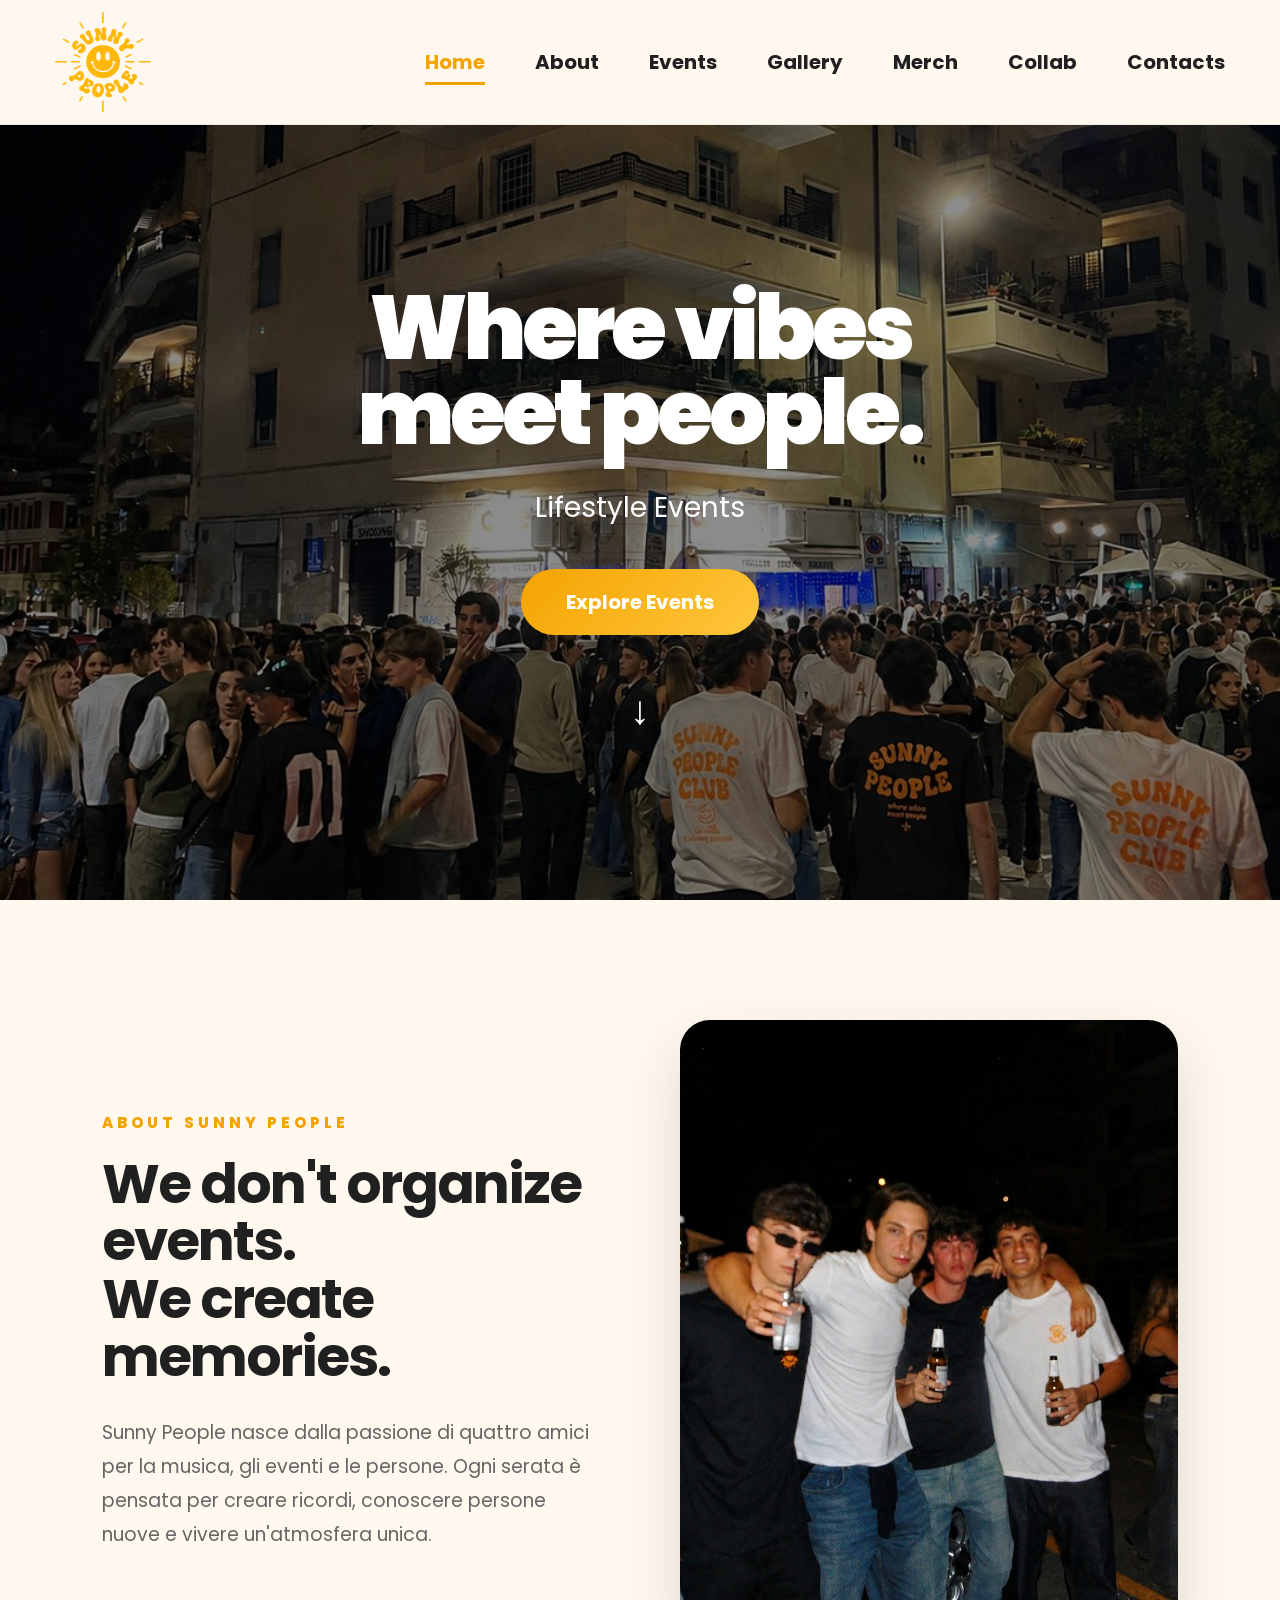
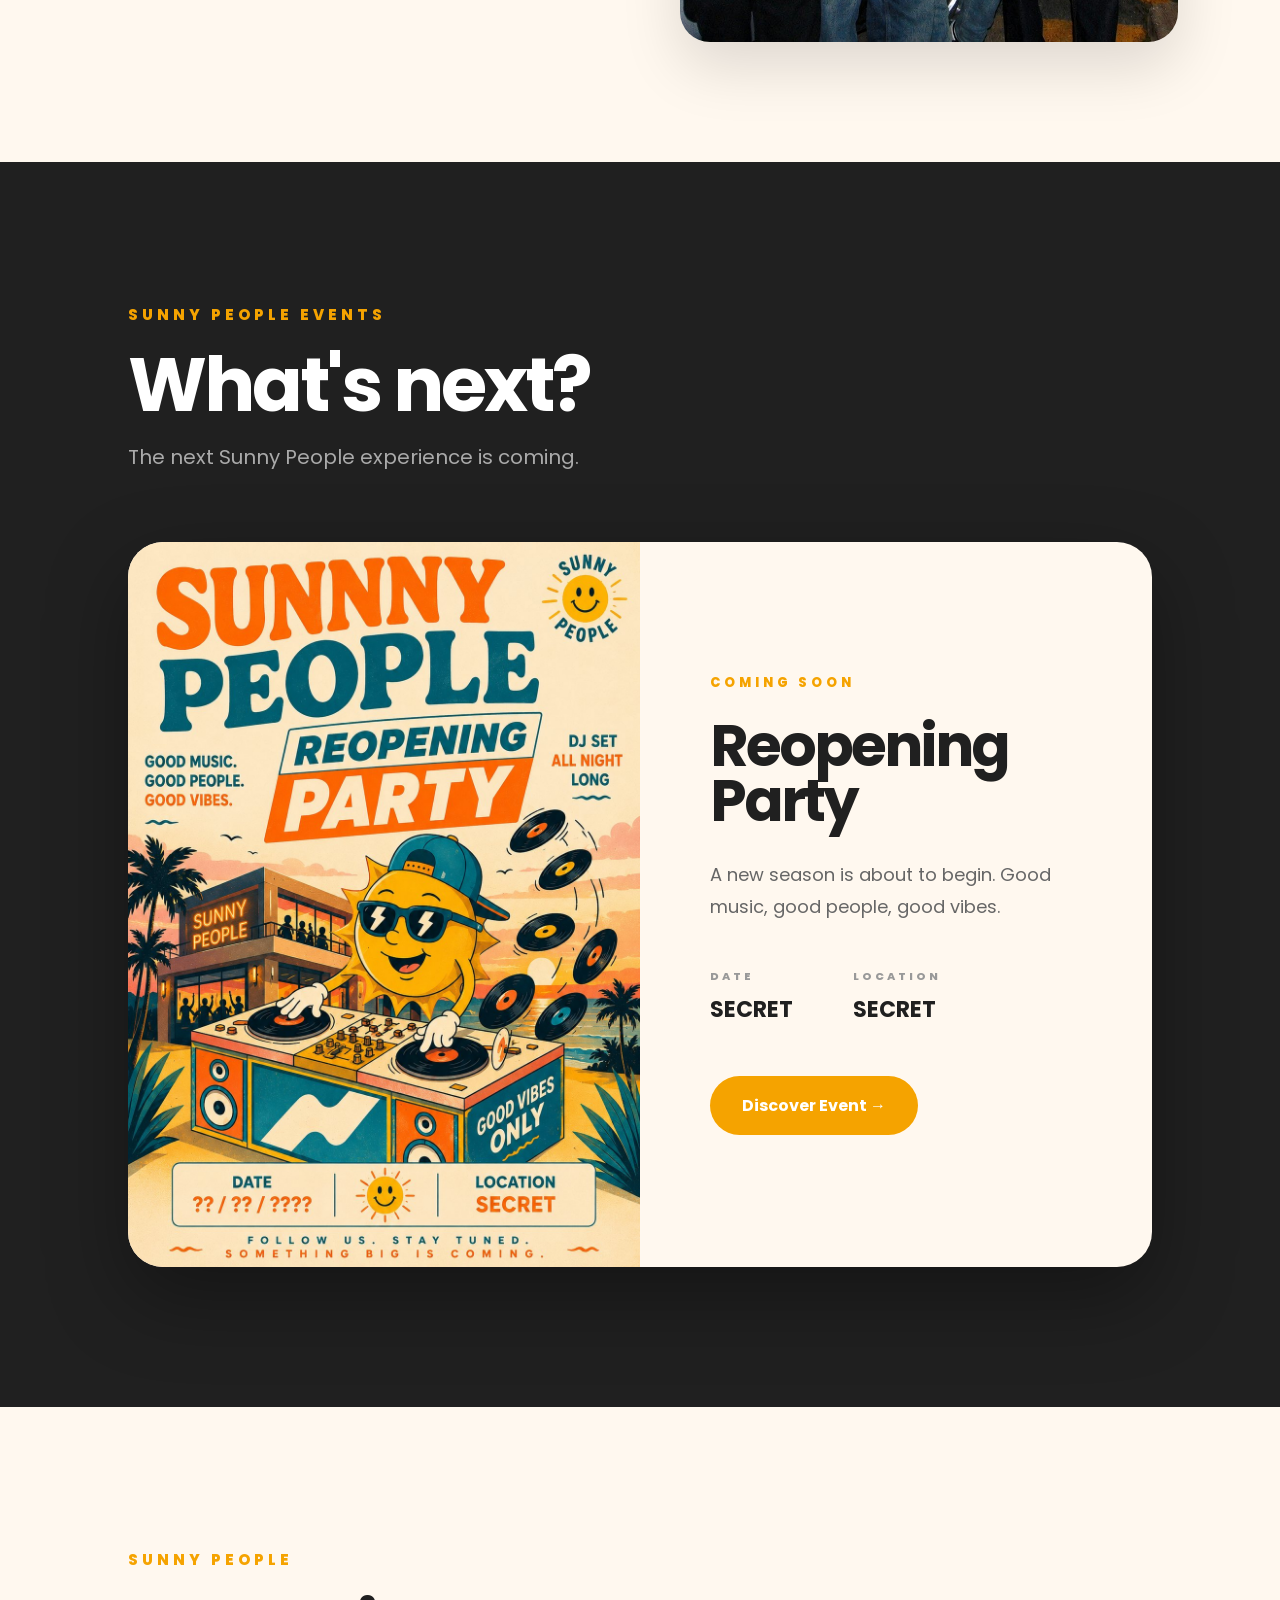
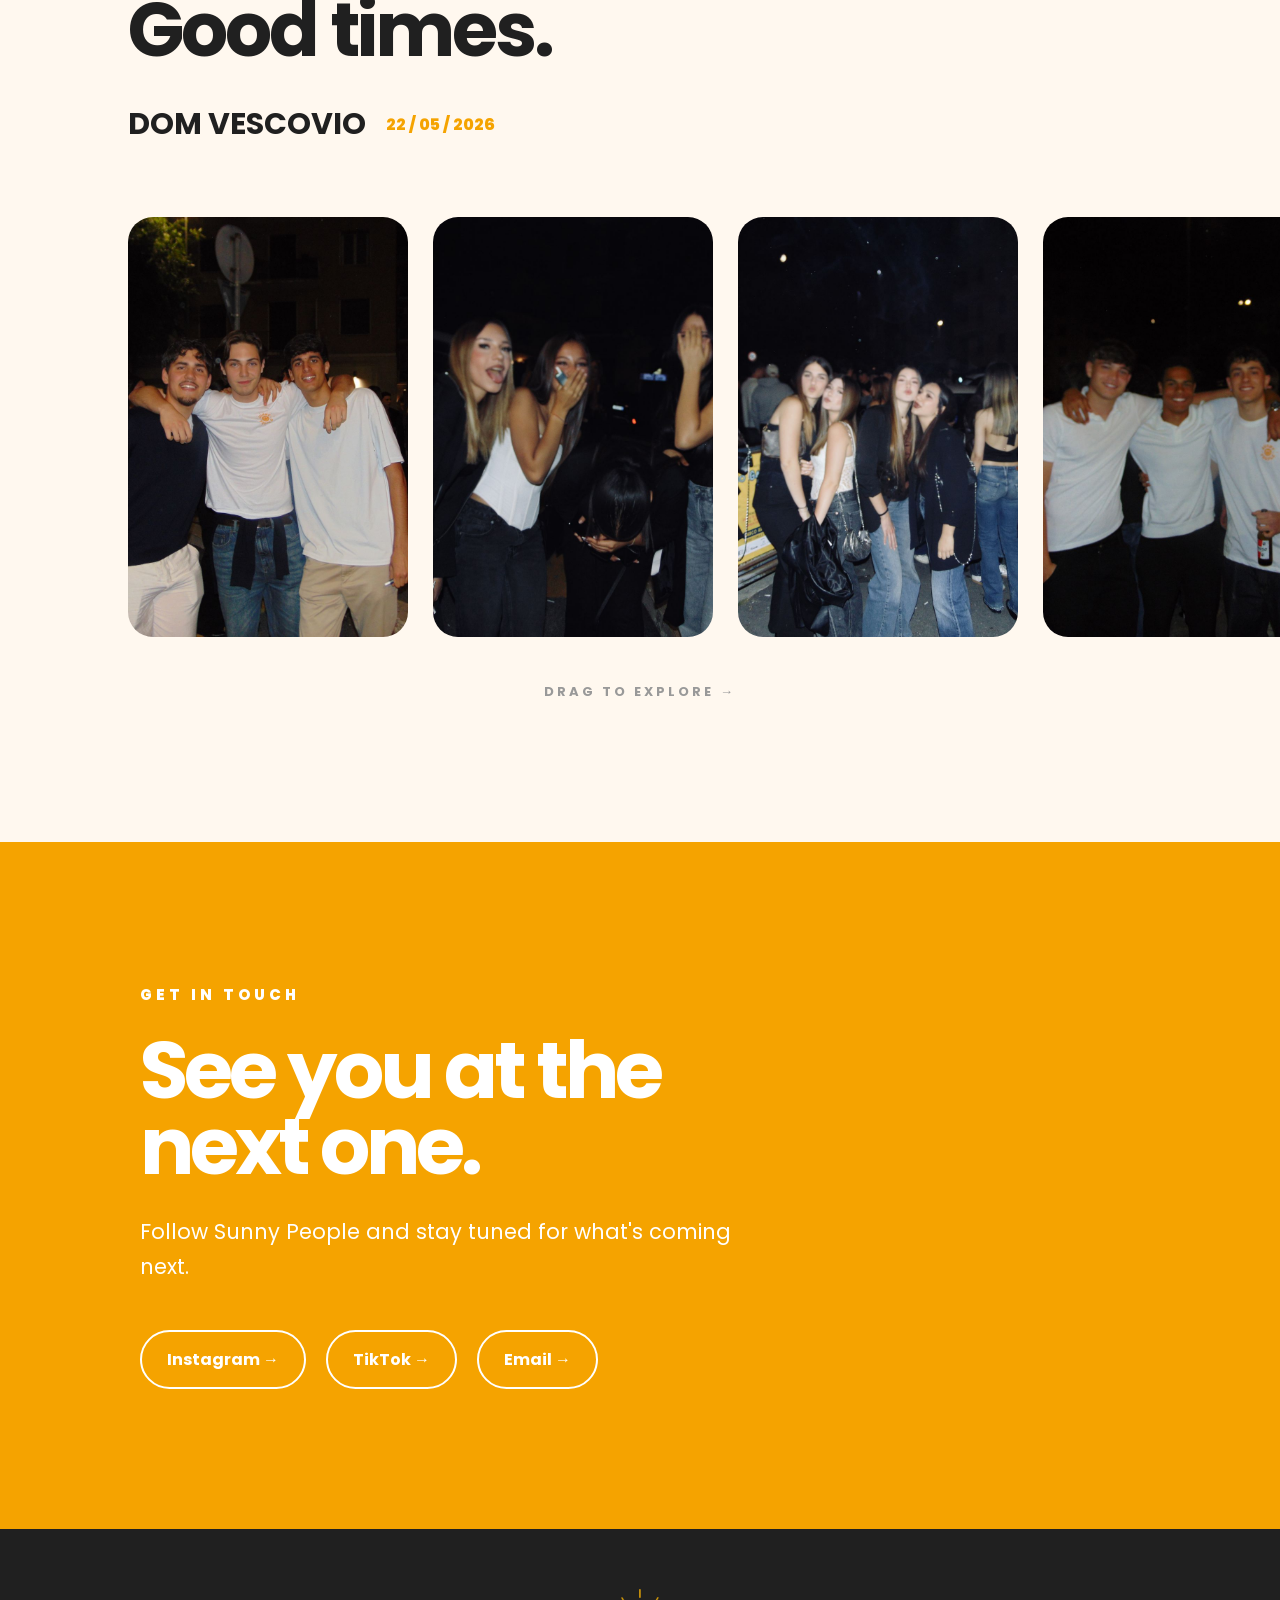
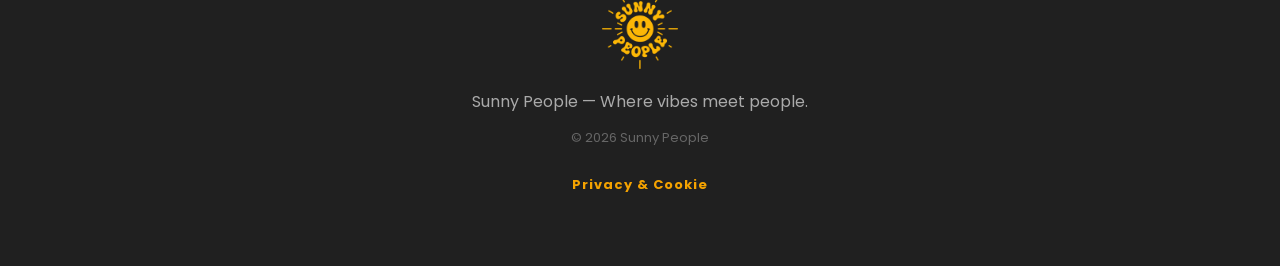
<file: index.html>
<!DOCTYPE html>
<html lang="en">

<head>

<meta charset="UTF-8">

<meta name="viewport" content="width=device-width, initial-scale=1.0">

<title>Sunny People | Lifestyle Events</title>

<meta name="description" content="Sunny People — lifestyle events in Italy. Music, people and memories: discover the next event, the photo gallery and the first merch drop.">

<!--#META#-->
<link rel="canonical" href="https://www.sunnypeopleevents.com/">

<link rel="icon" href="/favicon.ico" sizes="any">
<link rel="icon" type="image/png" sizes="48x48" href="/favicon-48.png">
<link rel="icon" type="image/png" sizes="96x96" href="/favicon-96.png">
<link rel="icon" type="image/png" sizes="144x144" href="/favicon-144.png">
<link rel="icon" type="image/png" sizes="192x192" href="/favicon-192.png">
<link rel="apple-touch-icon" sizes="180x180" href="/apple-touch-icon.png">
<meta name="theme-color" content="#FFF8EF">

<meta property="og:type" content="website">
<meta property="og:site_name" content="Sunny People">
<meta property="og:locale" content="en_US">
<meta property="og:title" content="Sunny People | Lifestyle Events">
<meta property="og:description" content="Sunny People — lifestyle events in Italy. Music, people and memories: discover the next event, the photo gallery and the first merch drop.">
<meta property="og:url" content="https://www.sunnypeopleevents.com/">
<meta property="og:image" content="https://www.sunnypeopleevents.com/images/og-image.jpg">
<meta property="og:image:width" content="1200">
<meta property="og:image:height" content="630">
<meta property="og:image:alt" content="Sunny People — Where vibes meet people.">

<meta name="twitter:card" content="summary_large_image">
<meta name="twitter:title" content="Sunny People | Lifestyle Events">
<meta name="twitter:description" content="Sunny People — lifestyle events in Italy. Music, people and memories: discover the next event, the photo gallery and the first merch drop.">
<meta name="twitter:image" content="https://www.sunnypeopleevents.com/images/og-image.jpg">

<script type="application/ld+json">
{
  "@context": "https://schema.org",
  "@graph": [
    {
      "@type": "Organization",
      "@id": "https://www.sunnypeopleevents.com/#organization",
      "name": "Sunny People",
      "url": "https://www.sunnypeopleevents.com/",
      "logo": "https://www.sunnypeopleevents.com/images/logo.png",
      "email": "info@sunnypeopleevents.com",
      "description": "Sunny People — Where vibes meet people.",
      "sameAs": [
        "https://www.instagram.com/sunnypeople.events/",
        "https://www.tiktok.com/@sunny.people.events"
      ]
    },
    {
      "@type": "WebSite",
      "@id": "https://www.sunnypeopleevents.com/#website",
      "name": "Sunny People",
      "url": "https://www.sunnypeopleevents.com/",
      "inLanguage": "en",
      "publisher": {
        "@id": "https://www.sunnypeopleevents.com/#organization"
      }
    }
  ]
}
</script>
<!--/#META#-->

<link rel="stylesheet" href="css/style.css">

<link rel="stylesheet" href="css/site-chrome.css">

<link rel="preconnect" href="https://fonts.googleapis.com">

<link
rel="preconnect"
href="https://fonts.gstatic.com"
crossorigin
>

<link
href="https://fonts.googleapis.com/css2?family=Poppins:wght@300;400;500;600;700;800;900&display=swap"
rel="stylesheet"
>

</head>



<body>



<!-- ==========================================
     HEADER (generato da tools/build.py)
========================================== -->

<header>
<!--#HEADER#-->
<!-- Questo file viene copiato in tutte le pagine da tools/build.py.
     Modifica qui il menu: poi lancia  python3 tools/build.py  -->

<a href="#home" class="logo">
<img
src="images/logo.png"
alt="Sunny People"
>
</a>

<button
class="menu-toggle"
type="button"
aria-label="Open menu"
aria-expanded="false"
aria-controls="site-nav"
>
<span></span>
<span></span>
<span></span>
</button>

<nav id="site-nav">

<a href="#home" data-page="home" class="active" aria-current="page">Home</a>

<a href="#about" data-page="about">About</a>

<a href="#events" data-page="events">Events</a>

<a href="#gallery" data-page="gallery">Gallery</a>

<a href="merch.html" data-page="merch">Merch</a>

<a href="collab.html" data-page="collab">Collab</a>

<a href="#contacts" data-page="contacts">Contacts</a>

</nav>
<!--/#HEADER#-->
</header>







<!-- HERO -->

<section class="hero" id="home">


<div class="hero-content">


<h1>

Where vibes<br>
meet people.

</h1>


<p>
Lifestyle Events
</p>


<a
href="#events"
class="btn"
>

Explore Events

</a>


<div class="scroll-down">

↓

</div>


</div>


</section>







<!-- ABOUT -->

<section class="about" id="about">


<div class="about-container">



<div class="about-text reveal">


<span class="subtitle">

ABOUT SUNNY PEOPLE

</span>


<h2>

We don't organize events.<br>
We create memories.

</h2>


<p>

Sunny People nasce dalla passione
di quattro amici per la musica,
gli eventi e le persone.

Ogni serata è pensata per creare
ricordi, conoscere persone nuove
e vivere un'atmosfera unica.

</p>


</div>




<div class="about-image reveal">


<img
src="images/team.jpg"
alt="Sunny People Team"
>


</div>


</div>


</section>







<!-- EVENTS -->

<section class="events" id="events">



<div class="events-header reveal">


<span class="subtitle">

SUNNY PEOPLE EVENTS

</span>


<h2>

What's next?

</h2>


<p>

The next Sunny People experience is coming.

</p>


</div>






<div class="event-card reveal">



<div class="event-poster">


<img
src="images/poster.jpg"
alt="Sunny People Reopening Party"
>


</div>






<div class="event-info">


<span class="event-label">

COMING SOON

</span>



<h3>

Reopening Party

</h3>



<p>

A new season is about to begin.
Good music, good people,
good vibes.

</p>





<div class="event-details">


<div>

<span>
DATE
</span>

<strong>
SECRET
</strong>

</div>




<div>

<span>
LOCATION
</span>

<strong>
SECRET
</strong>

</div>


</div>




<a
href="event.html"
class="event-button"
>

Discover Event →

</a>


</div>


</div>


</section>







<!-- GALLERY -->


<section class="gallery" id="gallery">



<div class="gallery-header reveal">


<span class="subtitle">

SUNNY PEOPLE

</span>



<h2>

Good times.

</h2>



<div class="gallery-event">


<h3>

DOM VESCOVIO

</h3>


<span>

22 / 05 / 2026

</span>


</div>



</div>






<div class="gallery-scroll">


<div class="gallery-track">



<div class="gallery-item">

<img
src="images/gallery-02.jpg"
alt="Dom Vescovio 22 maggio 2026"
>

</div>



<div class="gallery-item">

<img
src="images/gallery-03.jpg"
alt="Dom Vescovio 22 maggio 2026"
>

</div>



<div class="gallery-item">

<img
loading="lazy"
decoding="async"
src="images/gallery-04.jpg"
alt="Dom Vescovio 22 maggio 2026"
>

</div>



<div class="gallery-item">

<img
loading="lazy"
decoding="async"
src="images/gallery-05.jpg"
alt="Dom Vescovio 22 maggio 2026"
>

</div>



<div class="gallery-item">

<img
loading="lazy"
decoding="async"
src="images/gallery-06.jpg"
alt="Dom Vescovio 22 maggio 2026"
>

</div>



<div class="gallery-item">

<img
loading="lazy"
decoding="async"
src="images/gallery-07.jpg"
alt="Dom Vescovio 22 maggio 2026"
>

</div>



<div class="gallery-item">

<img
loading="lazy"
decoding="async"
src="images/gallery-08.jpg"
alt="Dom Vescovio 22 maggio 2026"
>

</div>



<div class="gallery-item">

<img
loading="lazy"
decoding="async"
src="images/gallery-09.jpg"
alt="Dom Vescovio 22 maggio 2026"
>

</div>



<div class="gallery-item">

<img
loading="lazy"
decoding="async"
src="images/gallery-10.jpg"
alt="Dom Vescovio 22 maggio 2026"
>

</div>



<div class="gallery-item">

<img
loading="lazy"
decoding="async"
src="images/gallery-11.jpg"
alt="Dom Vescovio 22 maggio 2026"
>

</div>



<div class="gallery-item">

<img
loading="lazy"
decoding="async"
src="images/gallery-12.jpg"
alt="Dom Vescovio 22 maggio 2026"
>

</div>



<div class="gallery-item">

<img
loading="lazy"
decoding="async"
src="images/gallery-13.jpg"
alt="Dom Vescovio 22 maggio 2026"
>

</div>


</div>


</div>




<div class="gallery-hint">

<span class="hint-mouse">DRAG TO EXPLORE →</span><span class="hint-touch">SWIPE · TAP TO ZOOM</span>

</div>



</section>








<!-- CONTACTS -->


<section class="contacts" id="contacts">



<div class="contacts-content reveal">



<span class="subtitle">

GET IN TOUCH

</span>



<h2>

See you at the<br>
next one.

</h2>



<p>

Follow Sunny People and stay tuned
for what's coming next.

</p>





<div class="contact-links">



<a
href="https://www.instagram.com/sunnypeople.events/"
target="_blank"
class="contact-link"
>

Instagram →

</a>




<a
href="https://www.tiktok.com/@sunny.people.events"
target="_blank"
class="contact-link"
>

TikTok →

</a>




<a
href="mailto:info@sunnypeopleevents.com"
class="contact-link"
>

Email →

</a>



</div>


</div>


</section>







<!-- ==========================================
     FOOTER (generato da tools/build.py)
========================================== -->

<footer>
<!--#FOOTER#-->
<!-- Questo file viene copiato in tutte le pagine da tools/build.py.
     Modifica qui il footer: poi lancia  python3 tools/build.py  -->

<div class="footer-logo">

<img
src="images/logo.png"
alt="Sunny People"
>

</div>

<p>
Sunny People — Where vibes meet people.
</p>

<span>
© 2026 Sunny People
</span>

<p class="footer-legal">
<a href="privacy.html">Privacy &amp; Cookie</a>
</p>
<!--/#FOOTER#-->
</footer>









<!-- SCRIPT -->


<script>


/* SCROLL REVEAL */


const reveals =
document.querySelectorAll(".reveal");



function revealOnScroll(){


const windowHeight =
window.innerHeight;



reveals.forEach(element=>{


const top =
element.getBoundingClientRect().top;



if(top < windowHeight - 100){

element.classList.add("active");

}


});


}



window.addEventListener(
"scroll",
revealOnScroll
);


revealOnScroll();






/* GALLERY DRAG */


const slider =
document.querySelector(".gallery-scroll");


let isDown = false;

let startX;

let scrollLeft;



slider.addEventListener(
"mousedown",
(e)=>{

if(e.button!==0) return;



isDown=true;


slider.classList.add("active");


startX =
e.pageX - slider.offsetLeft;


scrollLeft =
slider.scrollLeft;


});



slider.addEventListener(
"mouseleave",
()=>{


isDown=false;


slider.classList.remove("active");


});



slider.addEventListener(
"mouseup",
()=>{


isDown=false;


slider.classList.remove("active");


});



slider.addEventListener(
"mousemove",
(e)=>{


if(!isDown)
return;



e.preventDefault();



const x =
e.pageX-slider.offsetLeft;



const walk =
(x-startX)*2;



slider.scrollLeft =
scrollLeft-walk;



});






/* TOUCH: lo scorrimento è quello nativo del telefono (fluido, con inerzia).
   Toccando una foto si allarga; toccandola di nuovo o toccandone
   un'altra torna normale. */

if(window.matchMedia("(hover:none), (pointer:coarse)").matches){

const items = slider.querySelectorAll(".gallery-item");

items.forEach(item=>{

item.addEventListener("click", ()=>{

const wasOpen = item.classList.contains("open");

items.forEach(i=>i.classList.remove("open"));

if(!wasOpen){

item.classList.add("open");

setTimeout(()=>{
item.scrollIntoView({behavior:"smooth", block:"nearest", inline:"start"});
}, 460);

}

});

});

}


</script>


<script src="js/site-nav.js"></script>


</body>

</html>
</file>
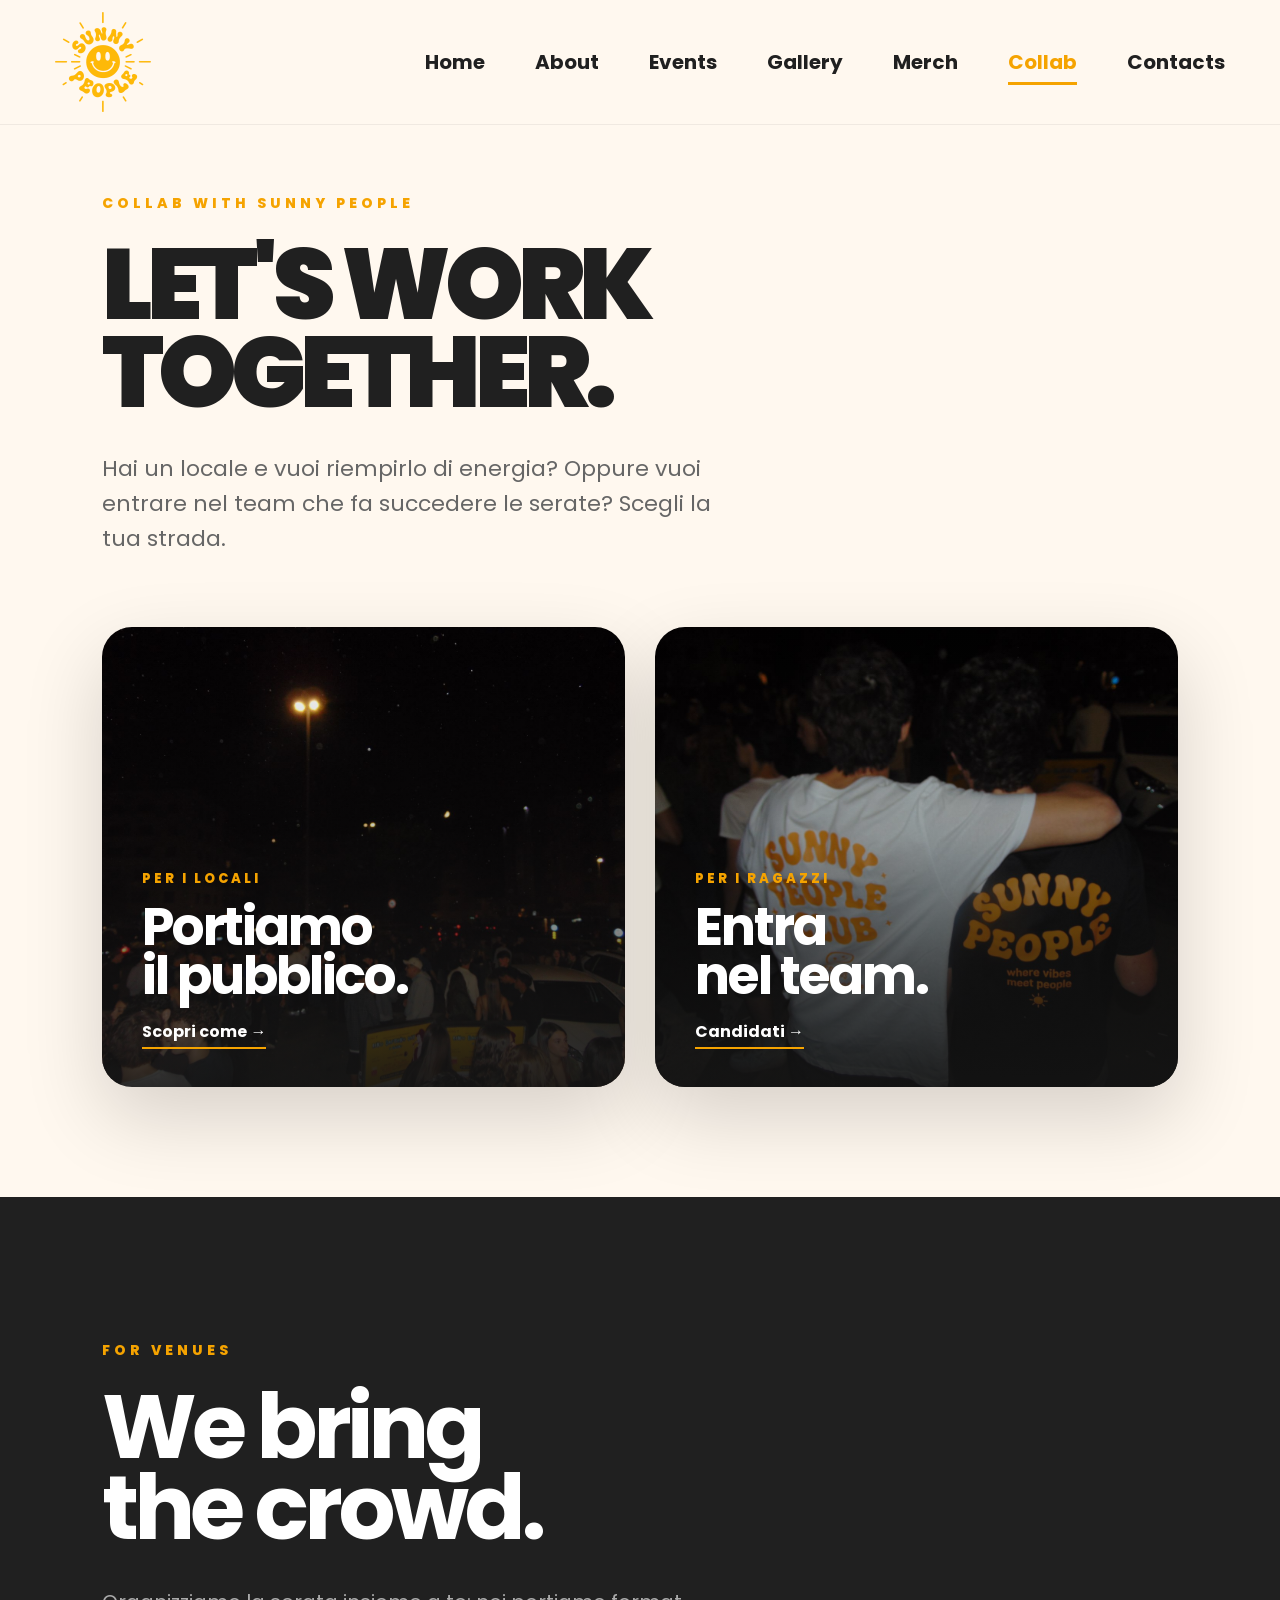
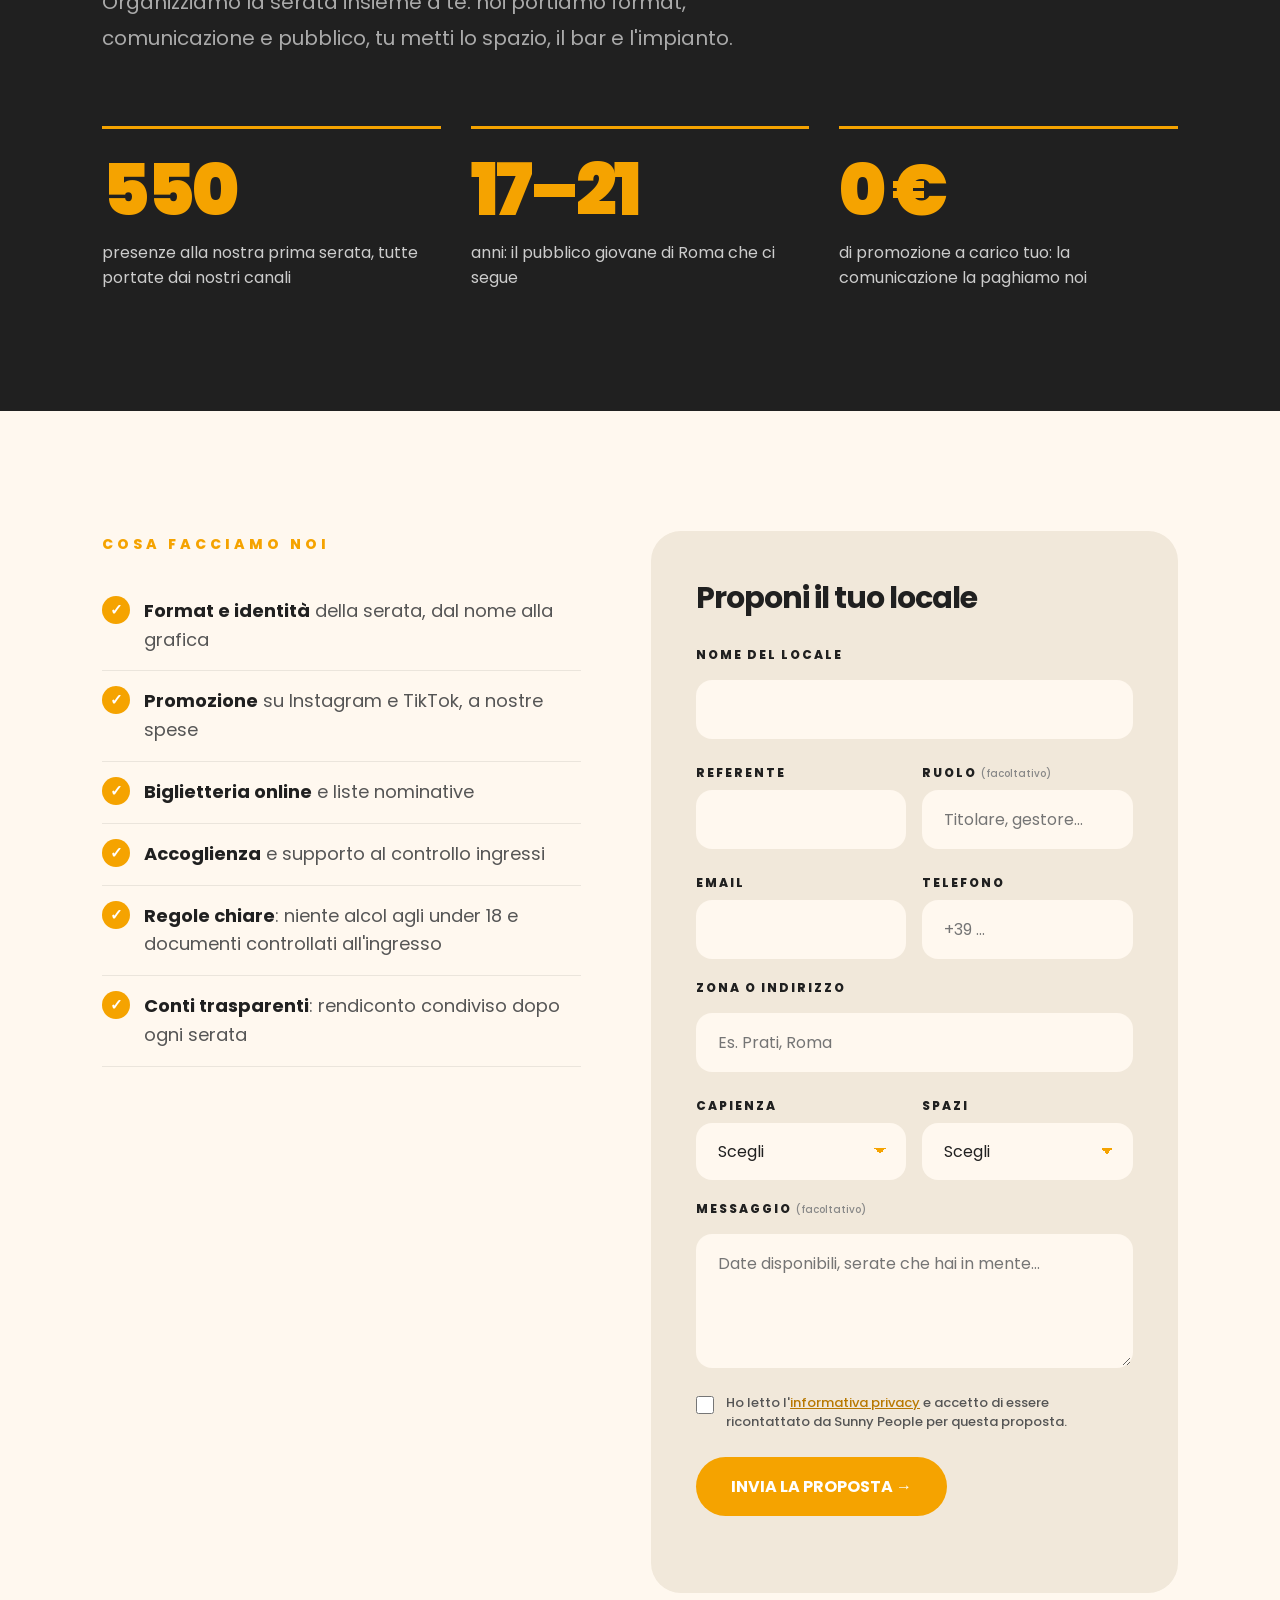
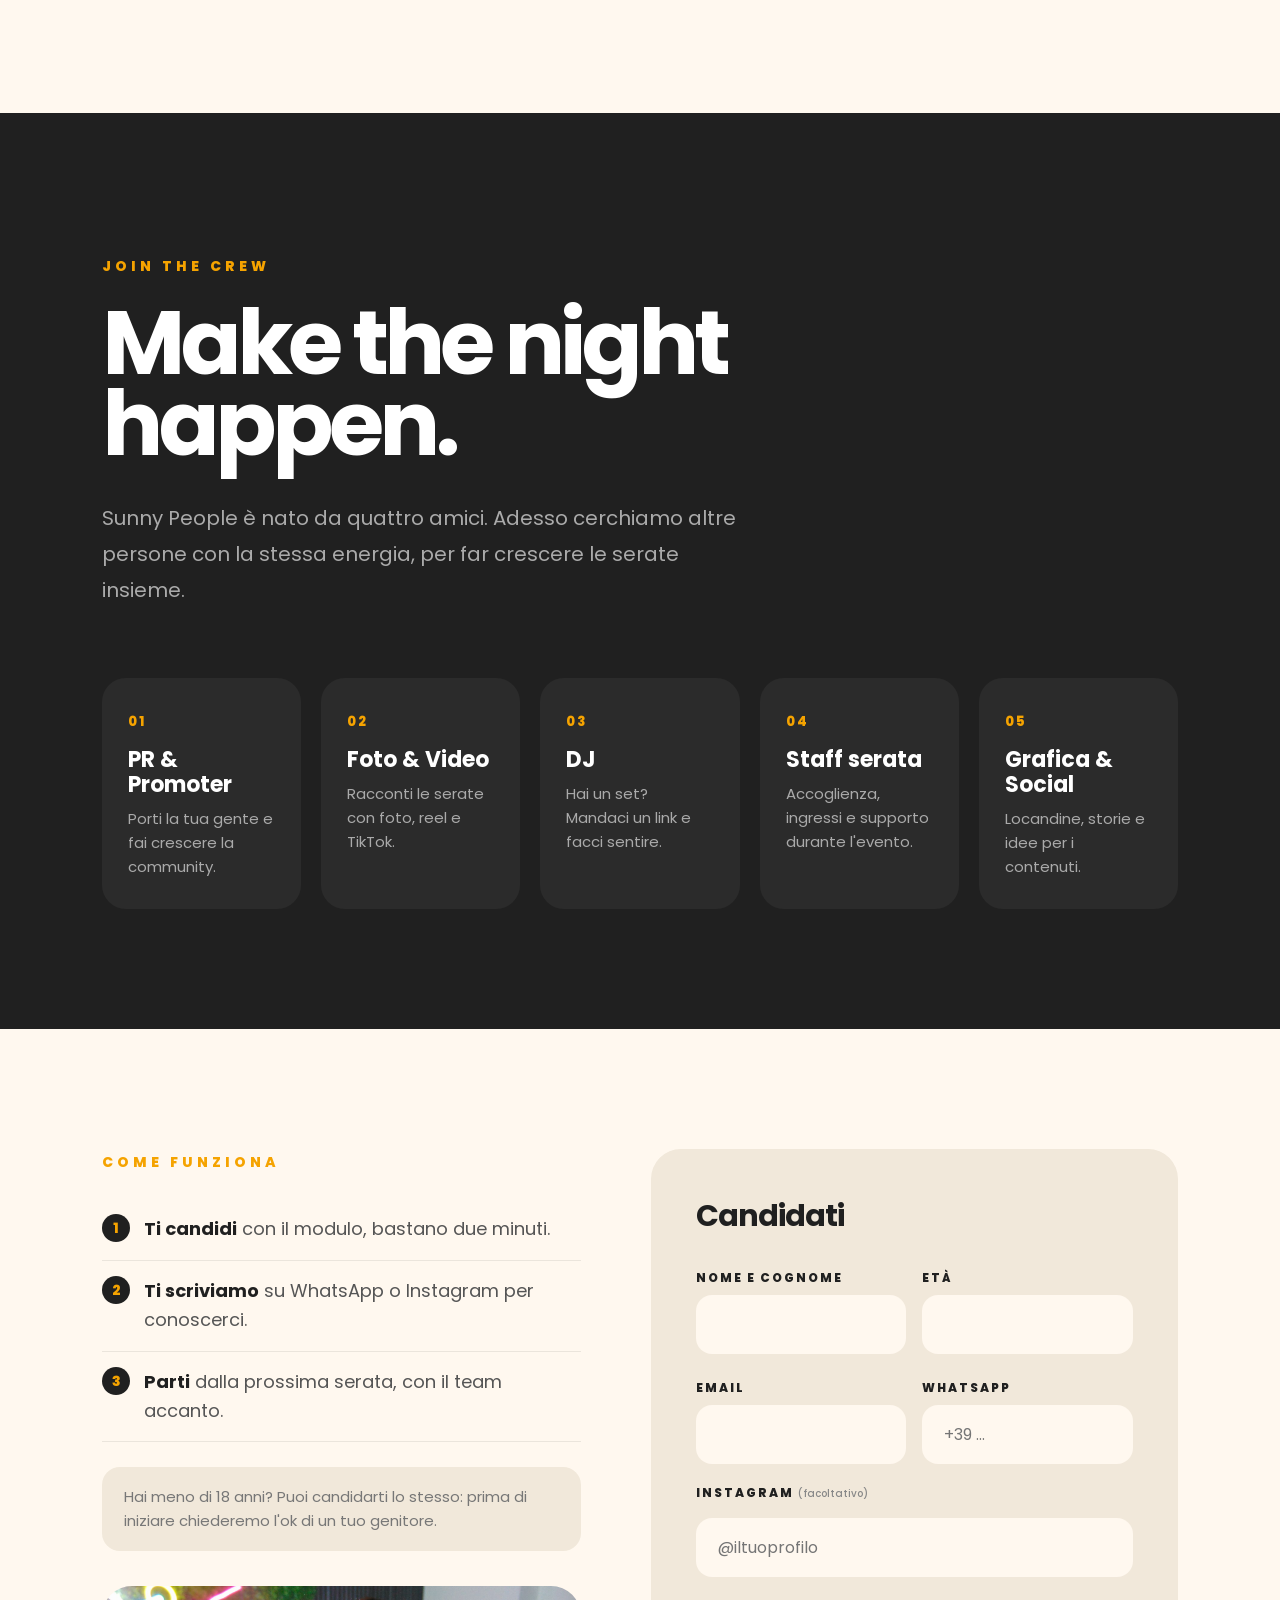
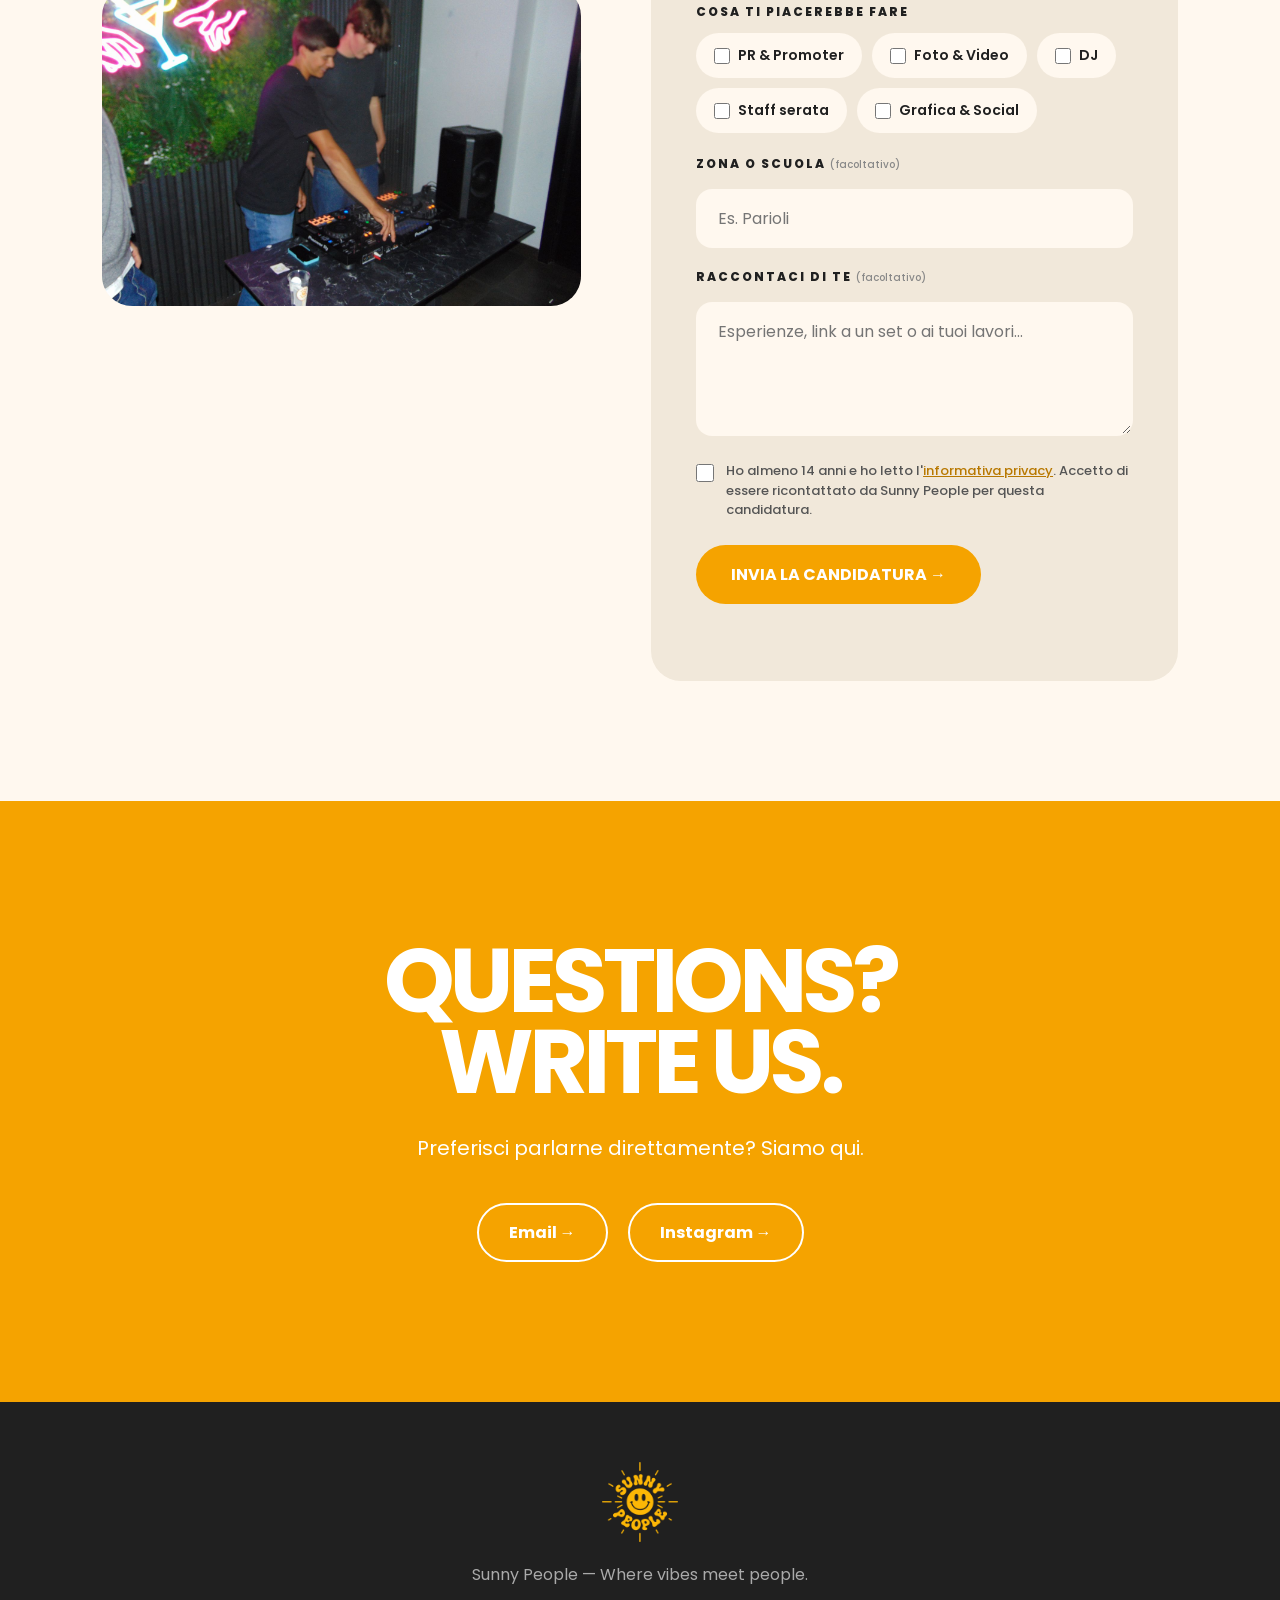
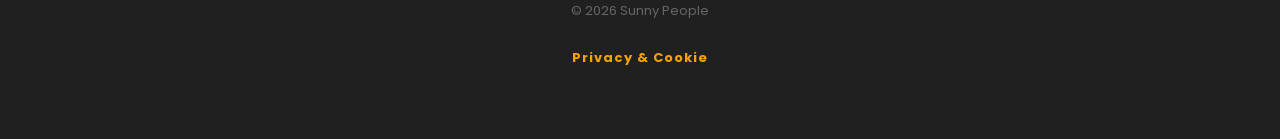
<file: collab.html>
<!DOCTYPE html>
<html lang="it">

<head>

<meta charset="UTF-8">

<meta name="viewport" content="width=device-width, initial-scale=1.0">

<title>Sunny People | Collab</title>

<meta name="description" content="Collabora con Sunny People: per i locali che vogliono un pubblico giovane e per i ragazzi che vogliono entrare nel team (PR, foto e video, DJ, staff).">

<!--#META#-->
<link rel="canonical" href="https://www.sunnypeopleevents.com/collab.html">

<link rel="icon" href="/favicon.ico" sizes="any">
<link rel="icon" type="image/png" sizes="48x48" href="/favicon-48.png">
<link rel="icon" type="image/png" sizes="96x96" href="/favicon-96.png">
<link rel="icon" type="image/png" sizes="144x144" href="/favicon-144.png">
<link rel="icon" type="image/png" sizes="192x192" href="/favicon-192.png">
<link rel="apple-touch-icon" sizes="180x180" href="/apple-touch-icon.png">
<meta name="theme-color" content="#FFF8EF">

<meta property="og:type" content="website">
<meta property="og:site_name" content="Sunny People">
<meta property="og:locale" content="it_IT">
<meta property="og:title" content="Sunny People | Collab">
<meta property="og:description" content="Collabora con Sunny People: per i locali che vogliono un pubblico giovane e per i ragazzi che vogliono entrare nel team (PR, foto e video, DJ, staff).">
<meta property="og:url" content="https://www.sunnypeopleevents.com/collab.html">
<meta property="og:image" content="https://www.sunnypeopleevents.com/images/og-image.jpg">
<meta property="og:image:width" content="1200">
<meta property="og:image:height" content="630">
<meta property="og:image:alt" content="Sunny People — Where vibes meet people.">

<meta name="twitter:card" content="summary_large_image">
<meta name="twitter:title" content="Sunny People | Collab">
<meta name="twitter:description" content="Collabora con Sunny People: per i locali che vogliono un pubblico giovane e per i ragazzi che vogliono entrare nel team (PR, foto e video, DJ, staff).">
<meta name="twitter:image" content="https://www.sunnypeopleevents.com/images/og-image.jpg">

<script type="application/ld+json">
{
  "@context": "https://schema.org",
  "@graph": [
    {
      "@type": "Organization",
      "@id": "https://www.sunnypeopleevents.com/#organization",
      "name": "Sunny People",
      "url": "https://www.sunnypeopleevents.com/",
      "logo": "https://www.sunnypeopleevents.com/images/logo.png",
      "email": "info@sunnypeopleevents.com",
      "description": "Sunny People — Where vibes meet people.",
      "sameAs": [
        "https://www.instagram.com/sunnypeople.events/",
        "https://www.tiktok.com/@sunny.people.events"
      ]
    },
    {
      "@type": "WebSite",
      "@id": "https://www.sunnypeopleevents.com/#website",
      "name": "Sunny People",
      "url": "https://www.sunnypeopleevents.com/",
      "inLanguage": "it",
      "publisher": {
        "@id": "https://www.sunnypeopleevents.com/#organization"
      }
    },
    {
      "@type": "WebPage",
      "@id": "https://www.sunnypeopleevents.com/collab.html#webpage",
      "url": "https://www.sunnypeopleevents.com/collab.html",
      "name": "Sunny People | Collab",
      "inLanguage": "it",
      "isPartOf": {
        "@id": "https://www.sunnypeopleevents.com/#website"
      },
      "breadcrumb": {
        "@id": "https://www.sunnypeopleevents.com/collab.html#breadcrumb"
      }
    },
    {
      "@type": "BreadcrumbList",
      "@id": "https://www.sunnypeopleevents.com/collab.html#breadcrumb",
      "itemListElement": [
        {
          "@type": "ListItem",
          "position": 1,
          "name": "Home",
          "item": "https://www.sunnypeopleevents.com/"
        },
        {
          "@type": "ListItem",
          "position": 2,
          "name": "Collab",
          "item": "https://www.sunnypeopleevents.com/collab.html"
        }
      ]
    }
  ]
}
</script>
<!--/#META#-->

<link rel="stylesheet" href="css/collab.css">

<link rel="stylesheet" href="css/site-chrome.css">

<link rel="preconnect" href="https://fonts.googleapis.com">

<link
rel="preconnect"
href="https://fonts.gstatic.com"
crossorigin
>

<link
href="https://fonts.googleapis.com/css2?family=Poppins:wght@300;400;500;600;700;800;900&display=swap"
rel="stylesheet"
>

</head>



<body>



<!-- ==========================================
     HEADER (generato da tools/build.py)
========================================== -->

<header>
<!--#HEADER#-->
<!-- Questo file viene copiato in tutte le pagine da tools/build.py.
     Modifica qui il menu: poi lancia  python3 tools/build.py  -->

<a href="index.html#home" class="logo">
<img
src="images/logo.png"
alt="Sunny People"
>
</a>

<button
class="menu-toggle"
type="button"
aria-label="Open menu"
aria-expanded="false"
aria-controls="site-nav"
>
<span></span>
<span></span>
<span></span>
</button>

<nav id="site-nav">

<a href="index.html#home" data-page="home">Home</a>

<a href="index.html#about" data-page="about">About</a>

<a href="index.html#events" data-page="events">Events</a>

<a href="index.html#gallery" data-page="gallery">Gallery</a>

<a href="merch.html" data-page="merch">Merch</a>

<a href="collab.html" data-page="collab" class="active" aria-current="page">Collab</a>

<a href="index.html#contacts" data-page="contacts">Contacts</a>

</nav>
<!--/#HEADER#-->
</header>




<!-- ==========================================
     HERO: due strade
========================================== -->

<section class="collab-hero">

<div class="collab-hero-text">

<span class="subtitle">
COLLAB WITH SUNNY PEOPLE
</span>

<h1>
LET'S WORK<br>
TOGETHER.
</h1>

<p>
Hai un locale e vuoi riempirlo di energia?
Oppure vuoi entrare nel team che fa succedere le serate?
Scegli la tua strada.
</p>

</div>


<div class="collab-paths">

<a href="#locali" class="path-card">
<img src="images/gallery-13.jpg" alt="Il pubblico di una serata Sunny People in strada">
<div class="path-text">
<span>PER I LOCALI</span>
<h2>Portiamo<br>il pubblico.</h2>
<p class="path-go">Scopri come →</p>
</div>
</a>

<a href="#ragazzi" class="path-card">
<img src="images/gallery-09.jpg" alt="Due ragazzi con le magliette Sunny People">
<div class="path-text">
<span>PER I RAGAZZI</span>
<h2>Entra<br>nel team.</h2>
<p class="path-go">Candidati →</p>
</div>
</a>

</div>

</section>




<!-- ==========================================
     PER I LOCALI
========================================== -->

<section class="collab-dark" id="locali">

<span class="subtitle">
FOR VENUES
</span>

<h2>
We bring<br>
the crowd.
</h2>

<p class="lead">
Organizziamo la serata insieme a te: noi portiamo format, comunicazione
e pubblico, tu metti lo spazio, il bar e l'impianto.
</p>

<div class="stats">

<div class="stat">
<strong>550</strong>
<span>presenze alla nostra prima serata, tutte portate dai nostri canali</span>
</div>

<div class="stat">
<strong>17–21</strong>
<span>anni: il pubblico giovane di Roma che ci segue</span>
</div>

<div class="stat">
<strong>0 €</strong>
<span>di promozione a carico tuo: la comunicazione la paghiamo noi</span>
</div>

</div>

</section>


<section class="collab-split">

<div class="split-text">

<span class="subtitle">
COSA FACCIAMO NOI
</span>

<ul class="check-list">
<li><strong>Format e identità</strong> della serata, dal nome alla grafica</li>
<li><strong>Promozione</strong> su Instagram e TikTok, a nostre spese</li>
<li><strong>Biglietteria online</strong> e liste nominative</li>
<li><strong>Accoglienza</strong> e supporto al controllo ingressi</li>
<li><strong>Regole chiare</strong>: niente alcol agli under 18 e documenti controllati all'ingresso</li>
<li><strong>Conti trasparenti</strong>: rendiconto condiviso dopo ogni serata</li>
</ul>

</div>


<form class="collab-form" name="locali" method="POST" action="/collab.html#locali"
data-netlify="true" netlify-honeypot="bot-field" novalidate>

<input type="hidden" name="form-name" value="locali">

<h3>Proponi il tuo locale</h3>

<p class="nf-hp" aria-hidden="true">
<label>Non compilare <input name="bot-field" tabindex="-1" autocomplete="off"></label>
</p>

<label for="lc-locale">Nome del locale</label>
<input id="lc-locale" name="locale" type="text" required maxlength="80">

<div class="form-row">
<div>
<label for="lc-nome">Referente</label>
<input id="lc-nome" name="referente" type="text" autocomplete="name" required maxlength="60">
</div>
<div>
<label for="lc-ruolo">Ruolo <small>(facoltativo)</small></label>
<input id="lc-ruolo" name="ruolo" type="text" maxlength="60" placeholder="Titolare, gestore...">
</div>
</div>

<div class="form-row">
<div>
<label for="lc-email">Email</label>
<input id="lc-email" name="email" type="email" autocomplete="email" required maxlength="120">
</div>
<div>
<label for="lc-tel">Telefono</label>
<input id="lc-tel" name="telefono" type="tel" autocomplete="tel" required maxlength="20" placeholder="+39 ...">
</div>
</div>

<label for="lc-zona">Zona o indirizzo</label>
<input id="lc-zona" name="zona" type="text" maxlength="120" required placeholder="Es. Prati, Roma">

<div class="form-row">
<div>
<label for="lc-capienza">Capienza</label>
<select id="lc-capienza" name="capienza" required>
<option value="">Scegli</option>
<option>Fino a 200</option>
<option>200 – 400</option>
<option>400 – 700</option>
<option>Oltre 700</option>
</select>
</div>
<div>
<label for="lc-spazi">Spazi</label>
<select id="lc-spazi" name="spazi" required>
<option value="">Scegli</option>
<option>Al chiuso</option>
<option>All'aperto</option>
<option>Entrambi</option>
</select>
</div>
</div>

<label for="lc-msg">Messaggio <small>(facoltativo)</small></label>
<textarea id="lc-msg" name="messaggio" rows="4" maxlength="1500" placeholder="Date disponibili, serate che hai in mente..."></textarea>

<label class="nf-check">
<input type="checkbox" name="consenso" value="si" required>
<span>Ho letto l'<a href="privacy.html#collab" target="_blank">informativa privacy</a> e accetto di essere ricontattato da Sunny People per questa proposta.</span>
</label>

<button type="submit" class="collab-button">INVIA LA PROPOSTA →</button>

<p class="nf-msg" role="status" aria-live="polite"></p>

</form>

</section>




<!-- ==========================================
     PER I RAGAZZI
========================================== -->

<section class="collab-dark" id="ragazzi">

<span class="subtitle">
JOIN THE CREW
</span>

<h2>
Make the night<br>
happen.
</h2>

<p class="lead">
Sunny People è nato da quattro amici. Adesso cerchiamo altre persone
con la stessa energia, per far crescere le serate insieme.
</p>

<div class="roles">

<div class="role">
<span>01</span>
<h3>PR &amp; Promoter</h3>
<p>Porti la tua gente e fai crescere la community.</p>
</div>

<div class="role">
<span>02</span>
<h3>Foto &amp; Video</h3>
<p>Racconti le serate con foto, reel e TikTok.</p>
</div>

<div class="role">
<span>03</span>
<h3>DJ</h3>
<p>Hai un set? Mandaci un link e facci sentire.</p>
</div>

<div class="role">
<span>04</span>
<h3>Staff serata</h3>
<p>Accoglienza, ingressi e supporto durante l'evento.</p>
</div>

<div class="role">
<span>05</span>
<h3>Grafica &amp; Social</h3>
<p>Locandine, storie e idee per i contenuti.</p>
</div>

</div>

</section>


<section class="collab-split">

<div class="split-text">

<span class="subtitle">
COME FUNZIONA
</span>

<ol class="steps">
<li><strong>Ti candidi</strong> con il modulo, bastano due minuti.</li>
<li><strong>Ti scriviamo</strong> su WhatsApp o Instagram per conoscerci.</li>
<li><strong>Parti</strong> dalla prossima serata, con il team accanto.</li>
</ol>

<p class="small-note">
Hai meno di 18 anni? Puoi candidarti lo stesso: prima di iniziare
chiederemo l'ok di un tuo genitore.
</p>

<img src="images/gallery-10.jpg" alt="Il DJ alla consolle durante una serata Sunny People" class="split-img">

</div>


<form class="collab-form" name="ragazzi" method="POST" action="/collab.html#ragazzi"
data-netlify="true" netlify-honeypot="bot-field" novalidate>

<input type="hidden" name="form-name" value="ragazzi">
<input type="hidden" name="ruoli" value="">

<h3>Candidati</h3>

<p class="nf-hp" aria-hidden="true">
<label>Non compilare <input name="bot-field" tabindex="-1" autocomplete="off"></label>
</p>

<div class="form-row">
<div>
<label for="rg-nome">Nome e cognome</label>
<input id="rg-nome" name="nome" type="text" autocomplete="name" required maxlength="60">
</div>
<div>
<label for="rg-eta">Età</label>
<input id="rg-eta" name="eta" type="number" inputmode="numeric" min="14" max="35" required>
</div>
</div>

<div class="form-row">
<div>
<label for="rg-email">Email</label>
<input id="rg-email" name="email" type="email" autocomplete="email" required maxlength="120">
</div>
<div>
<label for="rg-tel">WhatsApp</label>
<input id="rg-tel" name="whatsapp" type="tel" autocomplete="tel" required maxlength="20" placeholder="+39 ...">
</div>
</div>

<label for="rg-ig">Instagram <small>(facoltativo)</small></label>
<input id="rg-ig" name="instagram" type="text" maxlength="60" placeholder="@iltuoprofilo">

<fieldset class="role-pick">
<legend>Cosa ti piacerebbe fare</legend>
<label><input type="checkbox" name="ruolo" value="PR"> PR &amp; Promoter</label>
<label><input type="checkbox" name="ruolo" value="Foto/Video"> Foto &amp; Video</label>
<label><input type="checkbox" name="ruolo" value="DJ"> DJ</label>
<label><input type="checkbox" name="ruolo" value="Staff"> Staff serata</label>
<label><input type="checkbox" name="ruolo" value="Grafica/Social"> Grafica &amp; Social</label>
</fieldset>

<label for="rg-zona">Zona o scuola <small>(facoltativo)</small></label>
<input id="rg-zona" name="zona" type="text" maxlength="80" placeholder="Es. Parioli">

<label for="rg-msg">Raccontaci di te <small>(facoltativo)</small></label>
<textarea id="rg-msg" name="messaggio" rows="4" maxlength="1500" placeholder="Esperienze, link a un set o ai tuoi lavori..."></textarea>

<label class="nf-check">
<input type="checkbox" name="consenso" value="si" required>
<span>Ho almeno 14 anni e ho letto l'<a href="privacy.html#collab" target="_blank">informativa privacy</a>. Accetto di essere ricontattato da Sunny People per questa candidatura.</span>
</label>

<button type="submit" class="collab-button">INVIA LA CANDIDATURA →</button>

<p class="nf-msg" role="status" aria-live="polite"></p>

</form>

</section>




<!-- CTA -->

<section class="collab-final">

<h2>
QUESTIONS?<br>
WRITE US.
</h2>

<p>
Preferisci parlarne direttamente? Siamo qui.
</p>

<div class="social-buttons">
<a href="mailto:info@sunnypeopleevents.com">Email →</a>
<a href="https://www.instagram.com/sunnypeople.events/" target="_blank" rel="noopener">Instagram →</a>
</div>

</section>




<!-- ==========================================
     FOOTER (generato da tools/build.py)
========================================== -->

<footer>
<!--#FOOTER#-->
<!-- Questo file viene copiato in tutte le pagine da tools/build.py.
     Modifica qui il footer: poi lancia  python3 tools/build.py  -->

<div class="footer-logo">

<img
src="images/logo.png"
alt="Sunny People"
>

</div>

<p>
Sunny People — Where vibes meet people.
</p>

<span>
© 2026 Sunny People
</span>

<p class="footer-legal">
<a href="privacy.html">Privacy &amp; Cookie</a>
</p>
<!--/#FOOTER#-->
</footer>


<script src="js/site-nav.js"></script>

<script src="js/collab.js"></script>


</body>

</html>
</file>
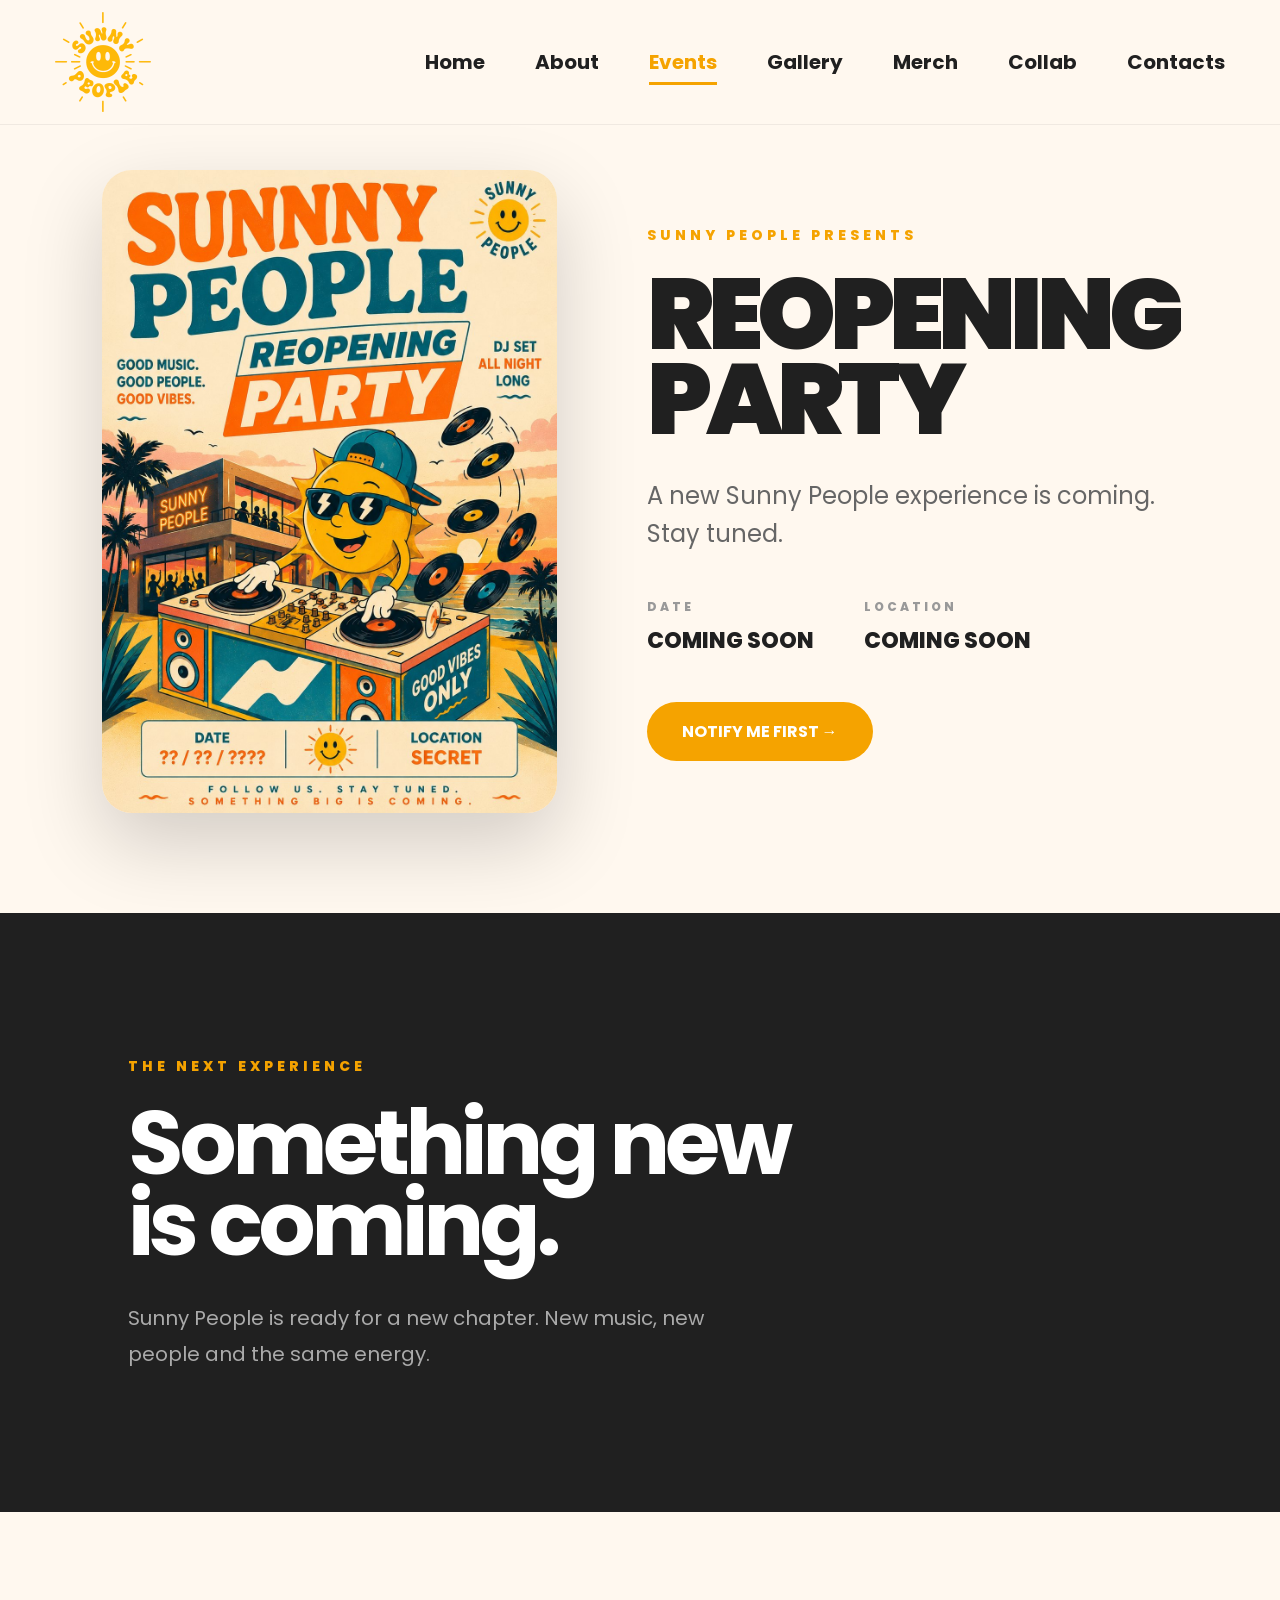
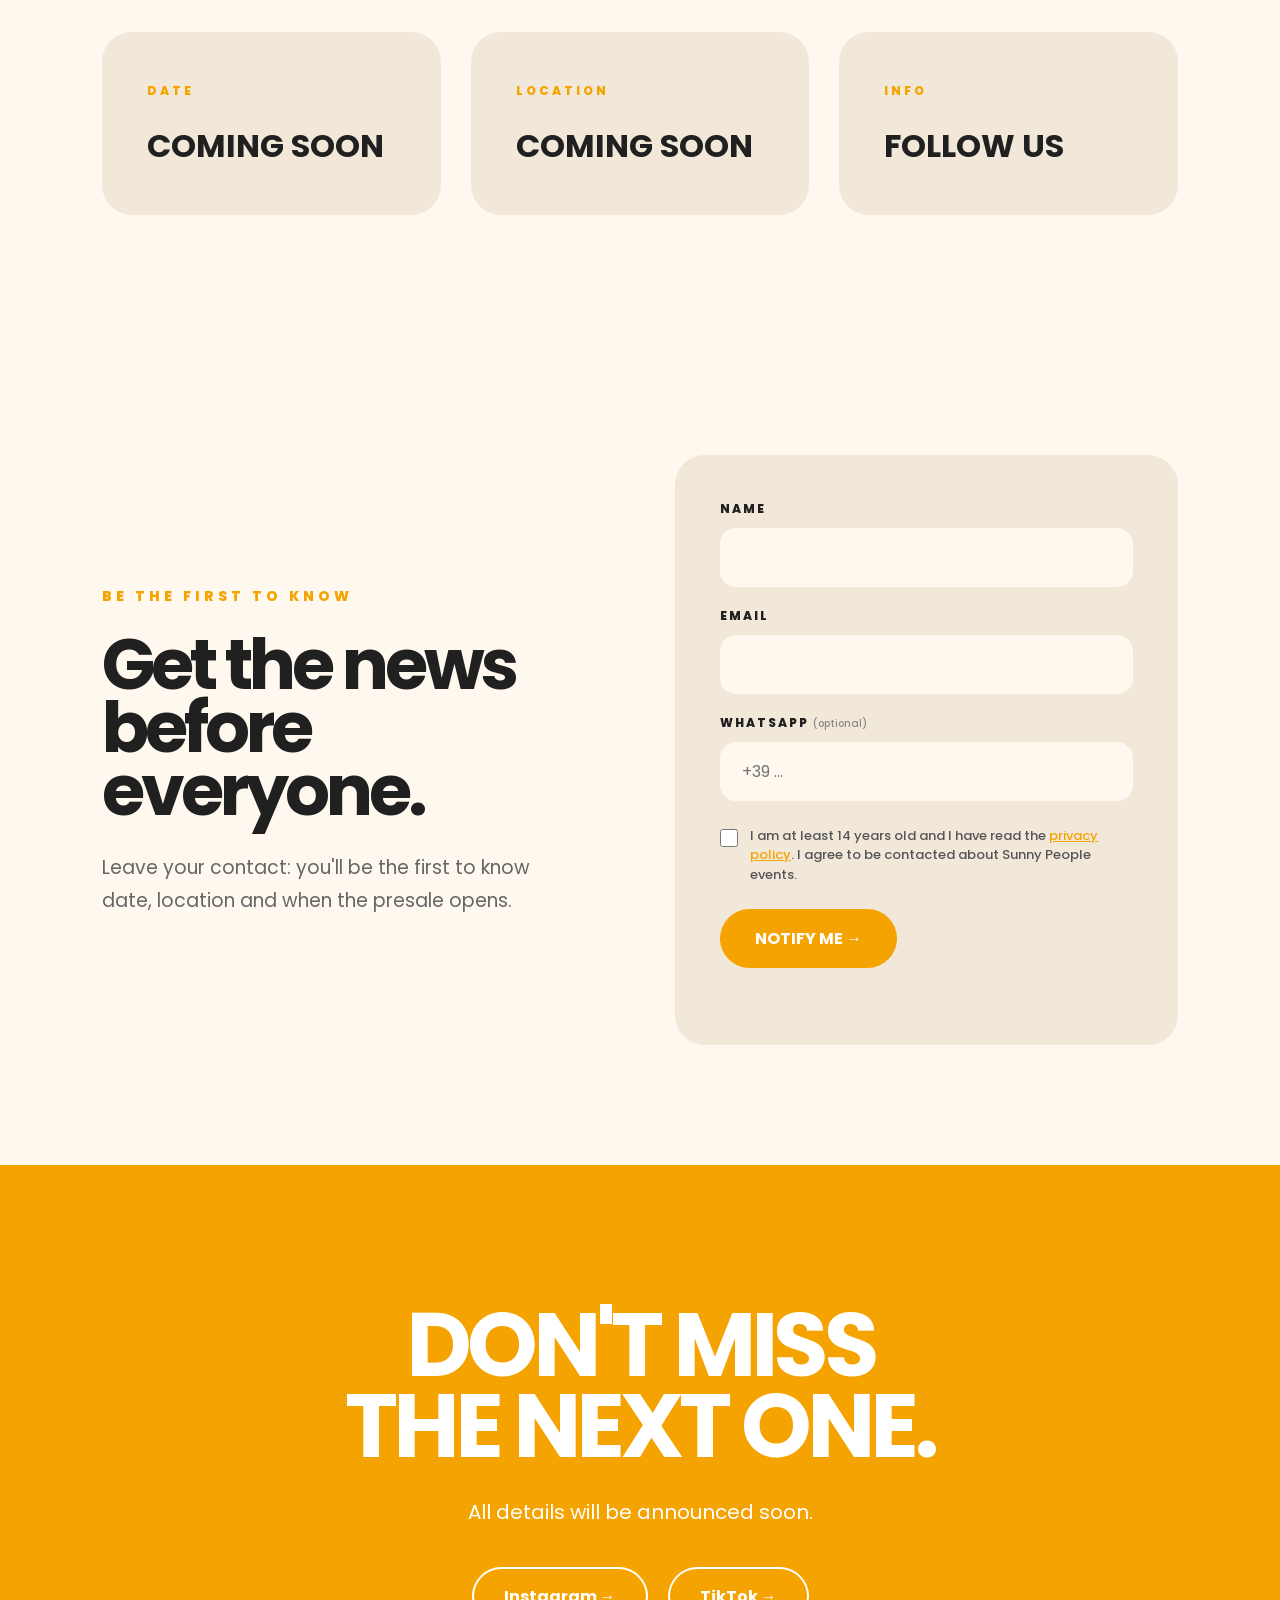
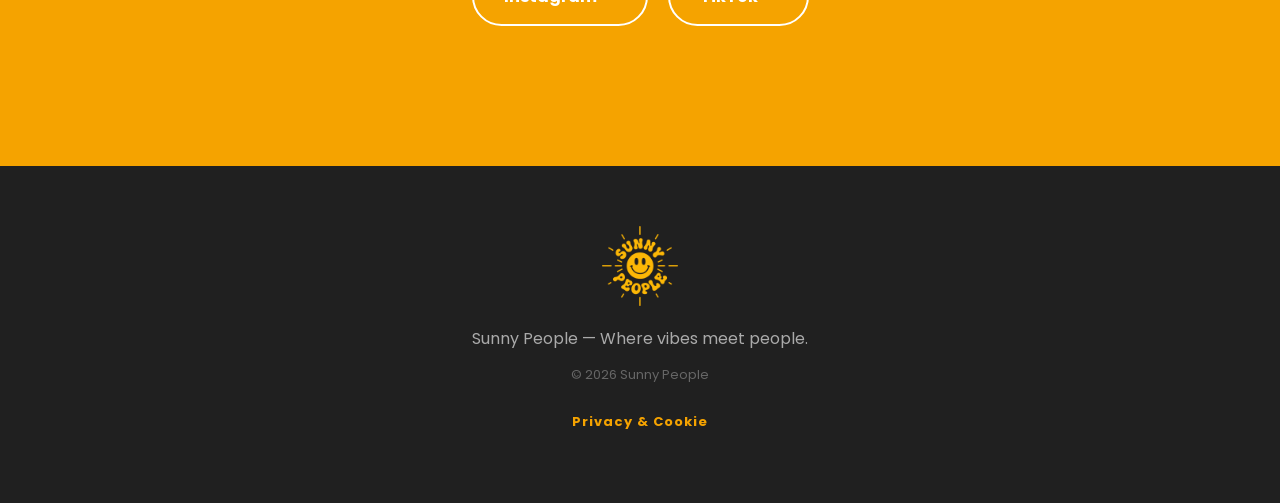
<file: event.html>
<!DOCTYPE html>
<html lang="en">

<head>

<meta charset="UTF-8">

<meta name="viewport" content="width=device-width, initial-scale=1.0">

<title>Sunny People | Reopening Party</title>

<meta name="description" content="Sunny People Reopening Party — the next Sunny People experience. Date and location coming soon: follow for updates.">

<!--#META#-->
<link rel="canonical" href="https://www.sunnypeopleevents.com/event.html">

<link rel="icon" href="/favicon.ico" sizes="any">
<link rel="icon" type="image/png" sizes="48x48" href="/favicon-48.png">
<link rel="icon" type="image/png" sizes="96x96" href="/favicon-96.png">
<link rel="icon" type="image/png" sizes="144x144" href="/favicon-144.png">
<link rel="icon" type="image/png" sizes="192x192" href="/favicon-192.png">
<link rel="apple-touch-icon" sizes="180x180" href="/apple-touch-icon.png">
<meta name="theme-color" content="#FFF8EF">

<meta property="og:type" content="website">
<meta property="og:site_name" content="Sunny People">
<meta property="og:locale" content="en_US">
<meta property="og:title" content="Sunny People | Reopening Party">
<meta property="og:description" content="Sunny People Reopening Party — the next Sunny People experience. Date and location coming soon: follow for updates.">
<meta property="og:url" content="https://www.sunnypeopleevents.com/event.html">
<meta property="og:image" content="https://www.sunnypeopleevents.com/images/og-image.jpg">
<meta property="og:image:width" content="1200">
<meta property="og:image:height" content="630">
<meta property="og:image:alt" content="Sunny People — Where vibes meet people.">

<meta name="twitter:card" content="summary_large_image">
<meta name="twitter:title" content="Sunny People | Reopening Party">
<meta name="twitter:description" content="Sunny People Reopening Party — the next Sunny People experience. Date and location coming soon: follow for updates.">
<meta name="twitter:image" content="https://www.sunnypeopleevents.com/images/og-image.jpg">

<script type="application/ld+json">
{
  "@context": "https://schema.org",
  "@graph": [
    {
      "@type": "Organization",
      "@id": "https://www.sunnypeopleevents.com/#organization",
      "name": "Sunny People",
      "url": "https://www.sunnypeopleevents.com/",
      "logo": "https://www.sunnypeopleevents.com/images/logo.png",
      "email": "info@sunnypeopleevents.com",
      "description": "Sunny People — Where vibes meet people.",
      "sameAs": [
        "https://www.instagram.com/sunnypeople.events/",
        "https://www.tiktok.com/@sunny.people.events"
      ]
    },
    {
      "@type": "WebSite",
      "@id": "https://www.sunnypeopleevents.com/#website",
      "name": "Sunny People",
      "url": "https://www.sunnypeopleevents.com/",
      "inLanguage": "en",
      "publisher": {
        "@id": "https://www.sunnypeopleevents.com/#organization"
      }
    },
    {
      "@type": "WebPage",
      "@id": "https://www.sunnypeopleevents.com/event.html#webpage",
      "url": "https://www.sunnypeopleevents.com/event.html",
      "name": "Sunny People | Reopening Party",
      "inLanguage": "en",
      "isPartOf": {
        "@id": "https://www.sunnypeopleevents.com/#website"
      },
      "breadcrumb": {
        "@id": "https://www.sunnypeopleevents.com/event.html#breadcrumb"
      }
    },
    {
      "@type": "BreadcrumbList",
      "@id": "https://www.sunnypeopleevents.com/event.html#breadcrumb",
      "itemListElement": [
        {
          "@type": "ListItem",
          "position": 1,
          "name": "Home",
          "item": "https://www.sunnypeopleevents.com/"
        },
        {
          "@type": "ListItem",
          "position": 2,
          "name": "Reopening Party",
          "item": "https://www.sunnypeopleevents.com/event.html"
        }
      ]
    }
  ]
}
</script>
<!--/#META#-->

<link rel="stylesheet" href="css/event.css">

<link rel="stylesheet" href="css/site-chrome.css">

<link rel="preconnect" href="https://fonts.googleapis.com">

<link
rel="preconnect"
href="https://fonts.gstatic.com"
crossorigin
>

<link
href="https://fonts.googleapis.com/css2?family=Poppins:wght@300;400;500;600;700;800;900&display=swap"
rel="stylesheet"
>

</head>



<body>



<!-- ==========================================
     HEADER (generato da tools/build.py)
========================================== -->

<header>
<!--#HEADER#-->
<!-- Questo file viene copiato in tutte le pagine da tools/build.py.
     Modifica qui il menu: poi lancia  python3 tools/build.py  -->

<a href="index.html#home" class="logo">
<img
src="images/logo.png"
alt="Sunny People"
>
</a>

<button
class="menu-toggle"
type="button"
aria-label="Open menu"
aria-expanded="false"
aria-controls="site-nav"
>
<span></span>
<span></span>
<span></span>
</button>

<nav id="site-nav">

<a href="index.html#home" data-page="home">Home</a>

<a href="index.html#about" data-page="about">About</a>

<a href="index.html#events" data-page="events" class="active" aria-current="page">Events</a>

<a href="index.html#gallery" data-page="gallery">Gallery</a>

<a href="merch.html" data-page="merch">Merch</a>

<a href="collab.html" data-page="collab">Collab</a>

<a href="index.html#contacts" data-page="contacts">Contacts</a>

</nav>
<!--/#HEADER#-->
</header>








<!-- EVENT HERO -->


<section class="event-hero">



<div class="event-poster">


<img
src="images/poster.jpg"
alt="Sunny People Reopening Party"
>


</div>







<div class="event-content">



<span class="subtitle">

SUNNY PEOPLE PRESENTS

</span>





<h1>

REOPENING<br>
PARTY

</h1>





<p class="event-description">

A new Sunny People experience
is coming.

<br>

Stay tuned.

</p>





<div class="event-status">


<div>

<span>
DATE
</span>

<h3>
COMING SOON
</h3>

</div>



<div>

<span>
LOCATION
</span>

<h3>
COMING SOON
</h3>

</div>


</div>






<a
href="#notify"
class="event-button"
>

NOTIFY ME FIRST →

</a>



</div>



</section>








<!-- INTRO -->


<section class="event-intro">



<span class="subtitle">

THE NEXT EXPERIENCE

</span>




<h2>

Something new<br>
is coming.

</h2>




<p>

Sunny People is ready for a new chapter.
New music, new people and the same energy.

</p>



</section>








<!-- INFO -->


<section class="event-info">



<div class="info-box">


<span>

DATE

</span>


<h3>

COMING SOON

</h3>


</div>






<div class="info-box">


<span>

LOCATION

</span>


<h3>

COMING SOON

</h3>


</div>







<div class="info-box">


<span>

INFO

</span>


<h3>

FOLLOW US

</h3>


</div>



</section>








<!-- AVVISAMI PER PRIMO
     I contatti arrivano in Netlify Forms (modulo "avvisami")
     e per email, se la notifica e' attiva nel pannello Netlify. -->

<section class="event-notify" id="notify">

<div class="notify-text">

<span class="subtitle">
BE THE FIRST TO KNOW
</span>

<h2>
Get the news<br>
before everyone.
</h2>

<p>
Leave your contact: you'll be the first to know date, location
and when the presale opens.
</p>

</div>

<form class="notify-form" id="notify-form" name="avvisami" method="POST" action="/event.html#notify"
data-netlify="true" netlify-honeypot="website" novalidate>

<input type="hidden" name="form-name" value="avvisami">

<label for="nf-name">Name</label>
<input id="nf-name" name="nome" type="text" autocomplete="given-name" required maxlength="60">

<label for="nf-email">Email</label>
<input id="nf-email" name="email" type="email" autocomplete="email" required maxlength="120">

<label for="nf-phone">WhatsApp <small>(optional)</small></label>
<input id="nf-phone" name="whatsapp" type="tel" autocomplete="tel" maxlength="20" placeholder="+39 ...">

<div class="nf-hp" aria-hidden="true">
<label for="nf-website">Website</label>
<input id="nf-website" name="website" type="text" tabindex="-1" autocomplete="off">
</div>

<label class="nf-check">
<input type="checkbox" name="consenso" value="si" required>
<span>I am at least 14 years old and I have read the <a href="privacy.html#avvisami" target="_blank">privacy policy</a>. I agree to be contacted about Sunny People events.</span>
</label>

<button type="submit" class="event-button">NOTIFY ME →</button>

<p class="nf-msg" role="status" aria-live="polite"></p>

</form>

</section>







<!-- CTA -->


<section class="event-final">


<h2>

DON'T MISS<br>
THE NEXT ONE.

</h2>




<p>

All details will be announced soon.

</p>





<div class="social-buttons">


<a
href="https://www.instagram.com/sunnypeople.events/"
target="_blank"
>

Instagram →

</a>



<a
href="https://www.tiktok.com/@sunny.people.events"
target="_blank"
>

TikTok →

</a>



</div>



</section>









<!-- ==========================================
     FOOTER (generato da tools/build.py)
========================================== -->

<footer>
<!--#FOOTER#-->
<!-- Questo file viene copiato in tutte le pagine da tools/build.py.
     Modifica qui il footer: poi lancia  python3 tools/build.py  -->

<div class="footer-logo">

<img
src="images/logo.png"
alt="Sunny People"
>

</div>

<p>
Sunny People — Where vibes meet people.
</p>

<span>
© 2026 Sunny People
</span>

<p class="footer-legal">
<a href="privacy.html">Privacy &amp; Cookie</a>
</p>
<!--/#FOOTER#-->
</footer>


<script src="js/site-nav.js"></script>

<script src="js/notify.js"></script>


</body>

</html>
</file>
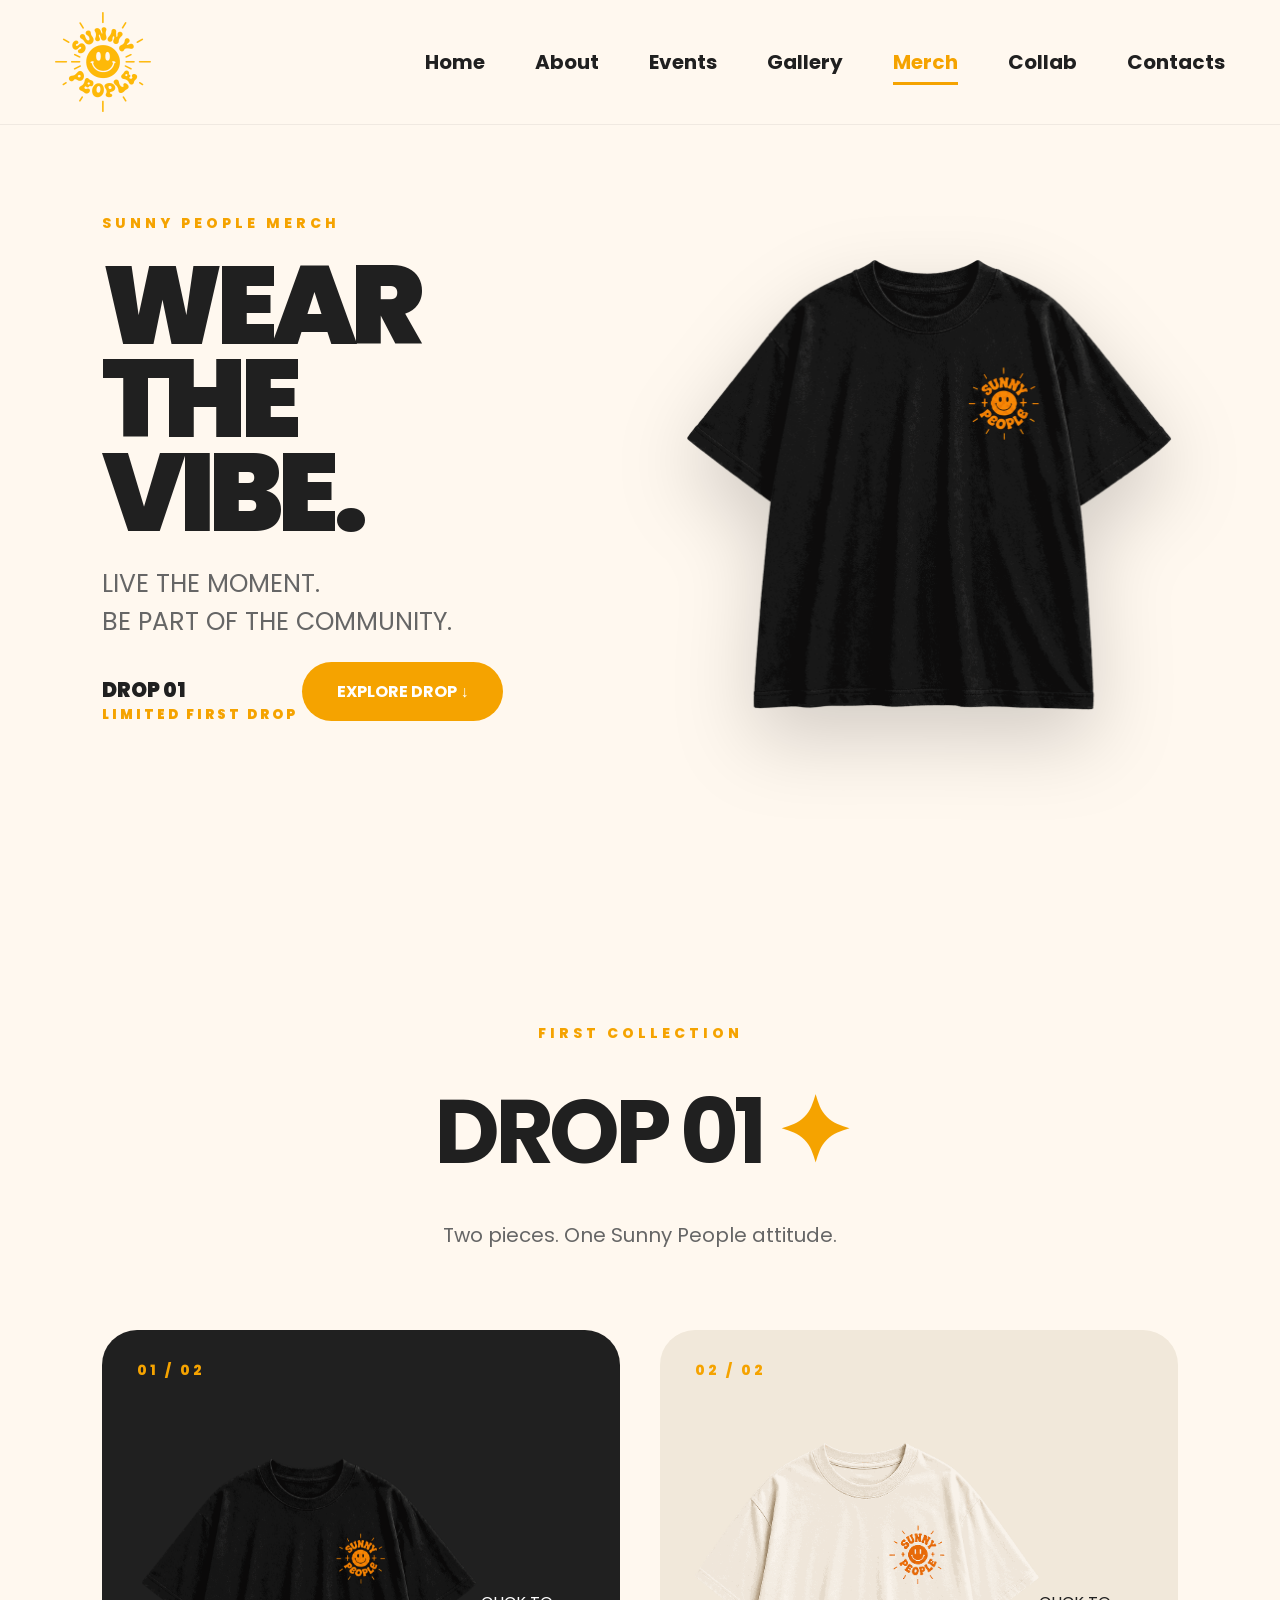
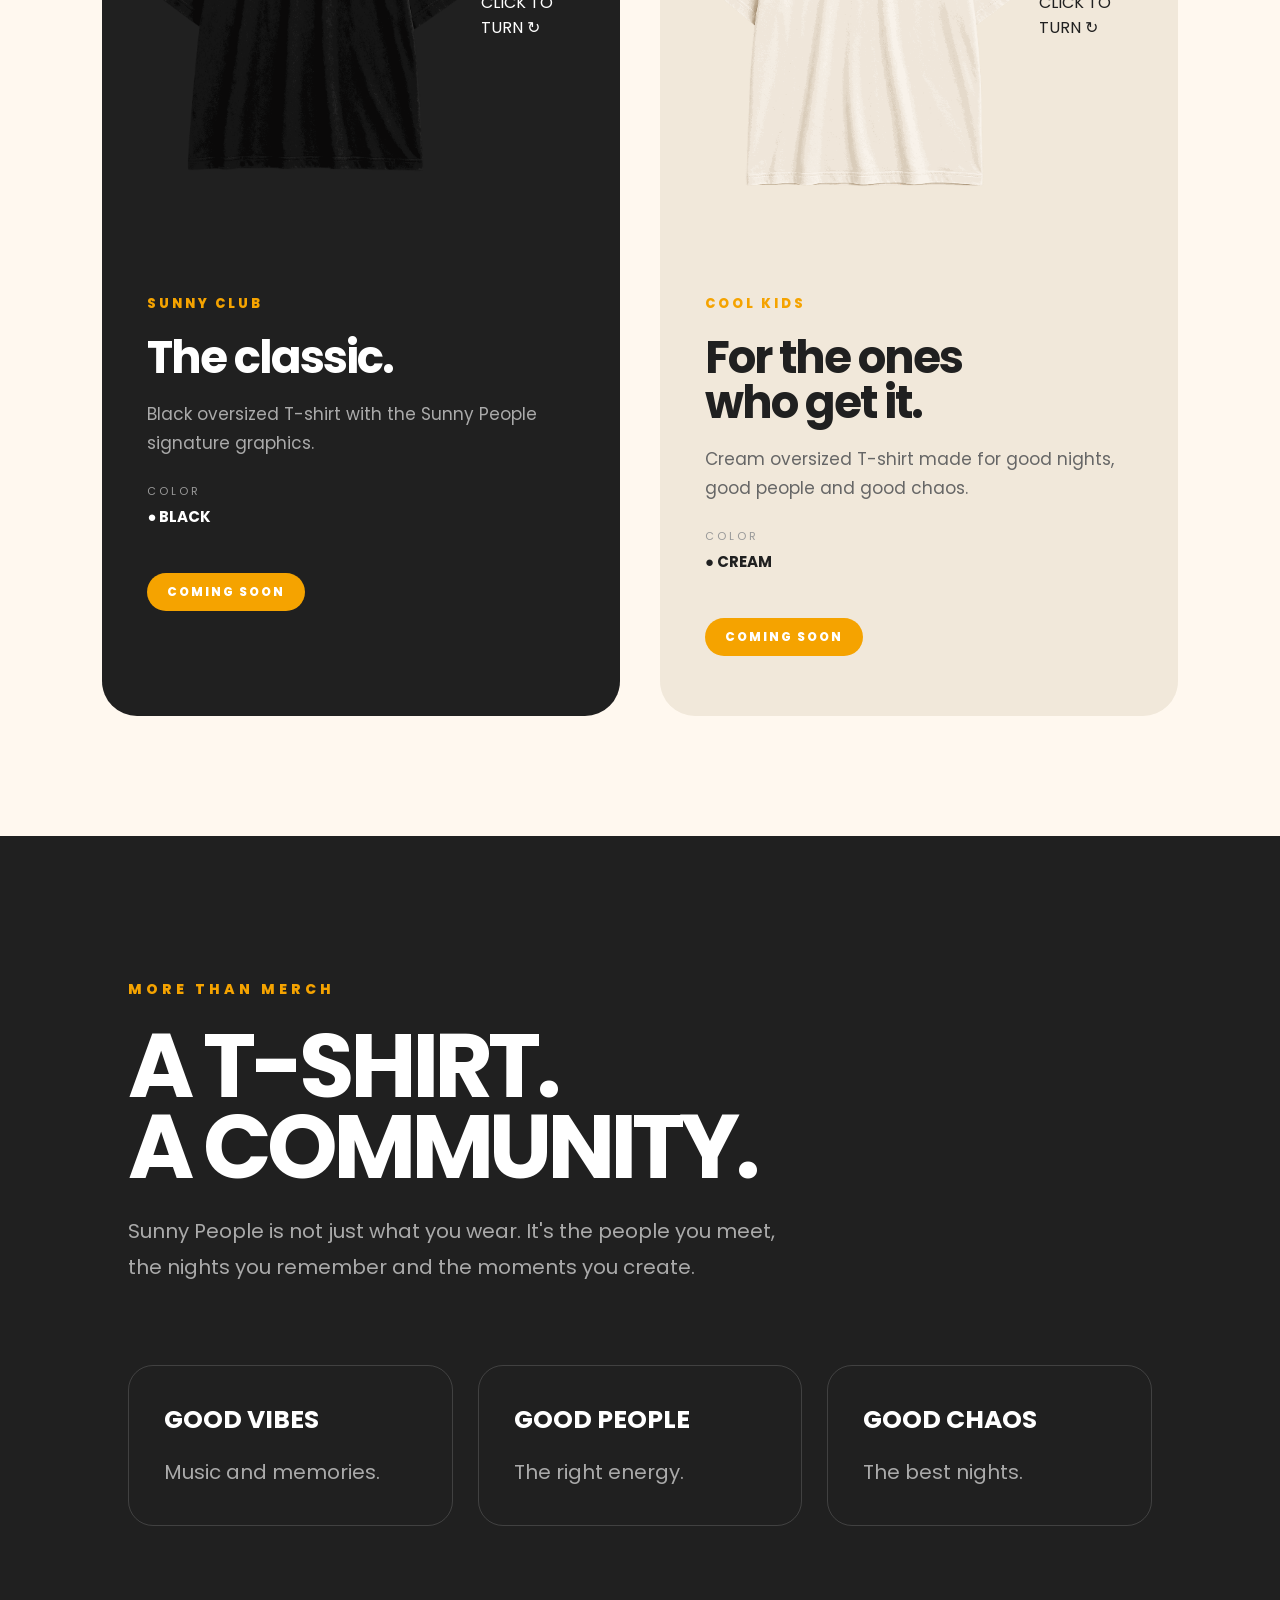
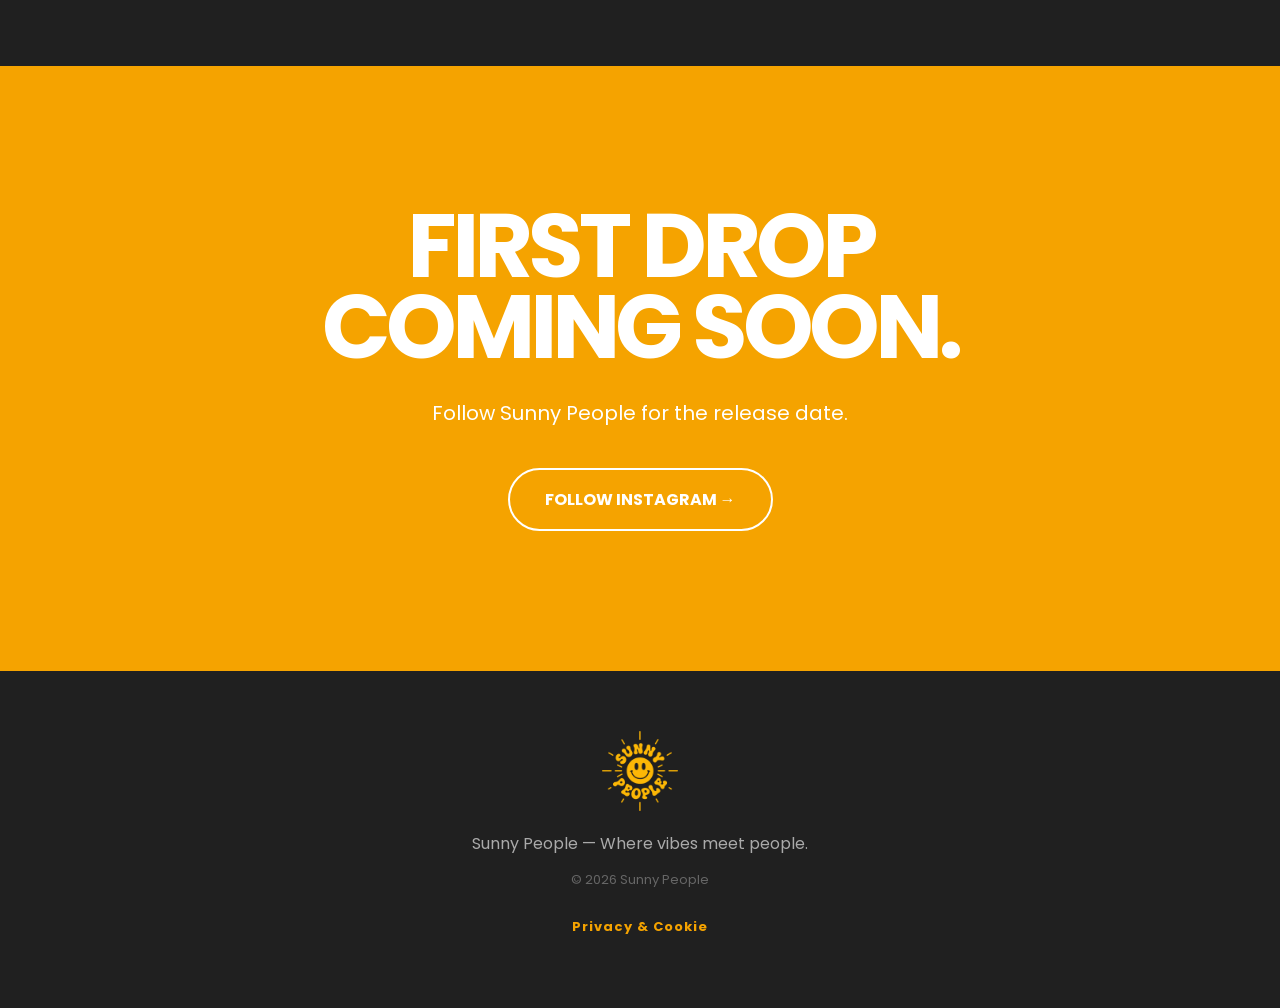
<file: merch.html>
<!DOCTYPE html>
<html lang="en">

<head>

<meta charset="UTF-8">

<meta name="viewport" content="width=device-width, initial-scale=1.0">

<title>Sunny People | Merch</title>

<meta name="description" content="Sunny People Merch — Drop 01: two oversized T-shirts, Sunny Club and Cool Kids. Limited first drop, coming soon.">

<!--#META#-->
<link rel="canonical" href="https://www.sunnypeopleevents.com/merch.html">

<link rel="icon" href="/favicon.ico" sizes="any">
<link rel="icon" type="image/png" sizes="48x48" href="/favicon-48.png">
<link rel="icon" type="image/png" sizes="96x96" href="/favicon-96.png">
<link rel="icon" type="image/png" sizes="144x144" href="/favicon-144.png">
<link rel="icon" type="image/png" sizes="192x192" href="/favicon-192.png">
<link rel="apple-touch-icon" sizes="180x180" href="/apple-touch-icon.png">
<meta name="theme-color" content="#FFF8EF">

<meta property="og:type" content="website">
<meta property="og:site_name" content="Sunny People">
<meta property="og:locale" content="en_US">
<meta property="og:title" content="Sunny People | Merch">
<meta property="og:description" content="Sunny People Merch — Drop 01: two oversized T-shirts, Sunny Club and Cool Kids. Limited first drop, coming soon.">
<meta property="og:url" content="https://www.sunnypeopleevents.com/merch.html">
<meta property="og:image" content="https://www.sunnypeopleevents.com/images/og-image.jpg">
<meta property="og:image:width" content="1200">
<meta property="og:image:height" content="630">
<meta property="og:image:alt" content="Sunny People — Where vibes meet people.">

<meta name="twitter:card" content="summary_large_image">
<meta name="twitter:title" content="Sunny People | Merch">
<meta name="twitter:description" content="Sunny People Merch — Drop 01: two oversized T-shirts, Sunny Club and Cool Kids. Limited first drop, coming soon.">
<meta name="twitter:image" content="https://www.sunnypeopleevents.com/images/og-image.jpg">

<script type="application/ld+json">
{
  "@context": "https://schema.org",
  "@graph": [
    {
      "@type": "Organization",
      "@id": "https://www.sunnypeopleevents.com/#organization",
      "name": "Sunny People",
      "url": "https://www.sunnypeopleevents.com/",
      "logo": "https://www.sunnypeopleevents.com/images/logo.png",
      "email": "info@sunnypeopleevents.com",
      "description": "Sunny People — Where vibes meet people.",
      "sameAs": [
        "https://www.instagram.com/sunnypeople.events/",
        "https://www.tiktok.com/@sunny.people.events"
      ]
    },
    {
      "@type": "WebSite",
      "@id": "https://www.sunnypeopleevents.com/#website",
      "name": "Sunny People",
      "url": "https://www.sunnypeopleevents.com/",
      "inLanguage": "en",
      "publisher": {
        "@id": "https://www.sunnypeopleevents.com/#organization"
      }
    },
    {
      "@type": "WebPage",
      "@id": "https://www.sunnypeopleevents.com/merch.html#webpage",
      "url": "https://www.sunnypeopleevents.com/merch.html",
      "name": "Sunny People | Merch",
      "inLanguage": "en",
      "isPartOf": {
        "@id": "https://www.sunnypeopleevents.com/#website"
      },
      "breadcrumb": {
        "@id": "https://www.sunnypeopleevents.com/merch.html#breadcrumb"
      }
    },
    {
      "@type": "BreadcrumbList",
      "@id": "https://www.sunnypeopleevents.com/merch.html#breadcrumb",
      "itemListElement": [
        {
          "@type": "ListItem",
          "position": 1,
          "name": "Home",
          "item": "https://www.sunnypeopleevents.com/"
        },
        {
          "@type": "ListItem",
          "position": 2,
          "name": "Merch",
          "item": "https://www.sunnypeopleevents.com/merch.html"
        }
      ]
    },
    {
      "@type": "ItemList",
      "@id": "https://www.sunnypeopleevents.com/merch.html#products",
      "name": "Sunny People — Drop 01",
      "itemListElement": [
        {
          "@type": "ListItem",
          "position": 1,
          "item": {
            "@type": "Product",
            "name": "Sunny Club T-shirt",
            "alternateName": "The classic.",
            "description": "Black oversized T-shirt with the Sunny People signature graphics.",
            "image": "https://www.sunnypeopleevents.com/images/sunny-club-front.png",
            "color": "Black",
            "brand": {
              "@type": "Brand",
              "name": "Sunny People"
            },
            "url": "https://www.sunnypeopleevents.com/merch.html"
          }
        },
        {
          "@type": "ListItem",
          "position": 2,
          "item": {
            "@type": "Product",
            "name": "Cool Kids T-shirt",
            "alternateName": "For the ones who get it.",
            "description": "Cream oversized T-shirt made for good nights, good people and good chaos.",
            "image": "https://www.sunnypeopleevents.com/images/cool-kids-front.png",
            "color": "Cream",
            "brand": {
              "@type": "Brand",
              "name": "Sunny People"
            },
            "url": "https://www.sunnypeopleevents.com/merch.html"
          }
        }
      ]
    }
  ]
}
</script>
<!--/#META#-->

<link rel="stylesheet" href="css/merch-page.css">

<link rel="stylesheet" href="css/site-chrome.css">

<link rel="preconnect" href="https://fonts.googleapis.com">

<link rel="preconnect" href="https://fonts.gstatic.com" crossorigin>

<link
href="https://fonts.googleapis.com/css2?family=Poppins:wght@300;400;500;600;700;800;900&display=swap"
rel="stylesheet"
>

</head>



<body>



<!-- ==========================================
     HEADER (generato da tools/build.py)
========================================== -->

<header>
<!--#HEADER#-->
<!-- Questo file viene copiato in tutte le pagine da tools/build.py.
     Modifica qui il menu: poi lancia  python3 tools/build.py  -->

<a href="index.html#home" class="logo">
<img
src="images/logo.png"
alt="Sunny People"
>
</a>

<button
class="menu-toggle"
type="button"
aria-label="Open menu"
aria-expanded="false"
aria-controls="site-nav"
>
<span></span>
<span></span>
<span></span>
</button>

<nav id="site-nav">

<a href="index.html#home" data-page="home">Home</a>

<a href="index.html#about" data-page="about">About</a>

<a href="index.html#events" data-page="events">Events</a>

<a href="index.html#gallery" data-page="gallery">Gallery</a>

<a href="merch.html" data-page="merch" class="active" aria-current="page">Merch</a>

<a href="collab.html" data-page="collab">Collab</a>

<a href="index.html#contacts" data-page="contacts">Contacts</a>

</nav>
<!--/#HEADER#-->
</header>









<!-- HERO -->


<section class="merch-hero">



<div class="hero-content">



<span class="subtitle">

SUNNY PEOPLE MERCH

</span>





<h1>

WEAR THE<br>
VIBE.

</h1>





<p>

LIVE THE MOMENT.<br>
BE PART OF THE COMMUNITY.

</p>





<div class="drop-tag">


DROP 01


<span>

LIMITED FIRST DROP

</span>


</div>





<a
href="#drop"
class="hero-button"
>

EXPLORE DROP ↓

</a>



</div>







<div class="hero-image">


<img
src="images/sunny-club-front.png"
alt="Sunny People Merch"
>


</div>




</section>









<!-- DROP -->


<section class="drop" id="drop">



<div class="drop-header">



<span class="subtitle">

FIRST COLLECTION

</span>




<h2>

DROP 01 <span>✦</span>

</h2>




<p>

Two pieces. One Sunny People attitude.

</p>




</div>









<div class="products-container">







<!-- SUNNY CLUB -->


<article class="product">



<div class="product-number">

01 / 02

</div>







<div class="product-image flip-card" role="button" tabindex="0" aria-pressed="false" aria-label="Turn the Sunny Club T-shirt to see the back">



<div class="flip-inner">





<div class="shirt-front">


<img
src="images/sunny-club-front.png"
alt="Sunny Club Front"
>


</div>







<div class="shirt-back">


<img
loading="lazy"
src="images/sunny-club-back.png"
alt="Sunny Club Back"
>


</div>





</div>






<div class="view-drop">

CLICK TO TURN ↻

</div>



</div>








<div class="product-info">



<span class="product-label">

SUNNY CLUB

</span>





<h3>

The classic.

</h3>





<p>

Black oversized T-shirt
with the Sunny People
signature graphics.

</p>





<div class="color-select">


<span>

COLOR

</span>



<strong>

● BLACK

</strong>



</div>






<span class="coming-soon">

COMING SOON

</span>




</div>



</article>









<!-- COOL KIDS -->



<article class="product product-light">



<div class="product-number">

02 / 02

</div>








<div class="product-image flip-card" role="button" tabindex="0" aria-pressed="false" aria-label="Turn the Cool Kids T-shirt to see the back">



<div class="flip-inner">





<div class="shirt-front">


<img
src="images/cool-kids-front.png"
alt="Cool Kids Front"
>


</div>






<div class="shirt-back">


<img
loading="lazy"
src="images/cool-kids-back.png"
alt="Cool Kids Back"
>


</div>





</div>






<div class="view-drop">

CLICK TO TURN ↻

</div>



</div>








<div class="product-info">



<span class="product-label">

COOL KIDS

</span>





<h3>

For the ones<br>
who get it.

</h3>






<p>

Cream oversized T-shirt
made for good nights,
good people and good chaos.

</p>





<div class="color-select">


<span>

COLOR

</span>



<strong>

● CREAM

</strong>



</div>





<span class="coming-soon">

COMING SOON

</span>





</div>





</article>







</div>





</section>









<!-- LIFESTYLE -->


<section class="lifestyle">



<div class="lifestyle-content">



<span class="subtitle">

MORE THAN MERCH

</span>




<h2>

A T-SHIRT.<br>
A COMMUNITY.

</h2>





<p>

Sunny People is not just what you wear.
It's the people you meet,
the nights you remember
and the moments you create.

</p>



</div>









<div class="lifestyle-grid">



<div>


<h3>

GOOD VIBES

</h3>


<p>

Music and memories.

</p>


</div>






<div>


<h3>

GOOD PEOPLE

</h3>


<p>

The right energy.

</p>


</div>






<div>


<h3>

GOOD CHAOS

</h3>


<p>

The best nights.

</p>


</div>





</div>




</section>









<!-- FINAL -->


<section class="merch-final">



<h2>

FIRST DROP<br>
COMING SOON.

</h2>





<p>

Follow Sunny People
for the release date.

</p>




<a
href="https://www.instagram.com/sunnypeople.events/"
target="_blank"
>

FOLLOW INSTAGRAM →

</a>




</section>









<!-- ==========================================
     FOOTER (generato da tools/build.py)
========================================== -->

<footer>
<!--#FOOTER#-->
<!-- Questo file viene copiato in tutte le pagine da tools/build.py.
     Modifica qui il footer: poi lancia  python3 tools/build.py  -->

<div class="footer-logo">

<img
src="images/logo.png"
alt="Sunny People"
>

</div>

<p>
Sunny People — Where vibes meet people.
</p>

<span>
© 2026 Sunny People
</span>

<p class="footer-legal">
<a href="privacy.html">Privacy &amp; Cookie</a>
</p>
<!--/#FOOTER#-->
</footer>


<script src="js/merch-flip.js"></script>

<script src="js/site-nav.js"></script>


</body>

</html>
</file>
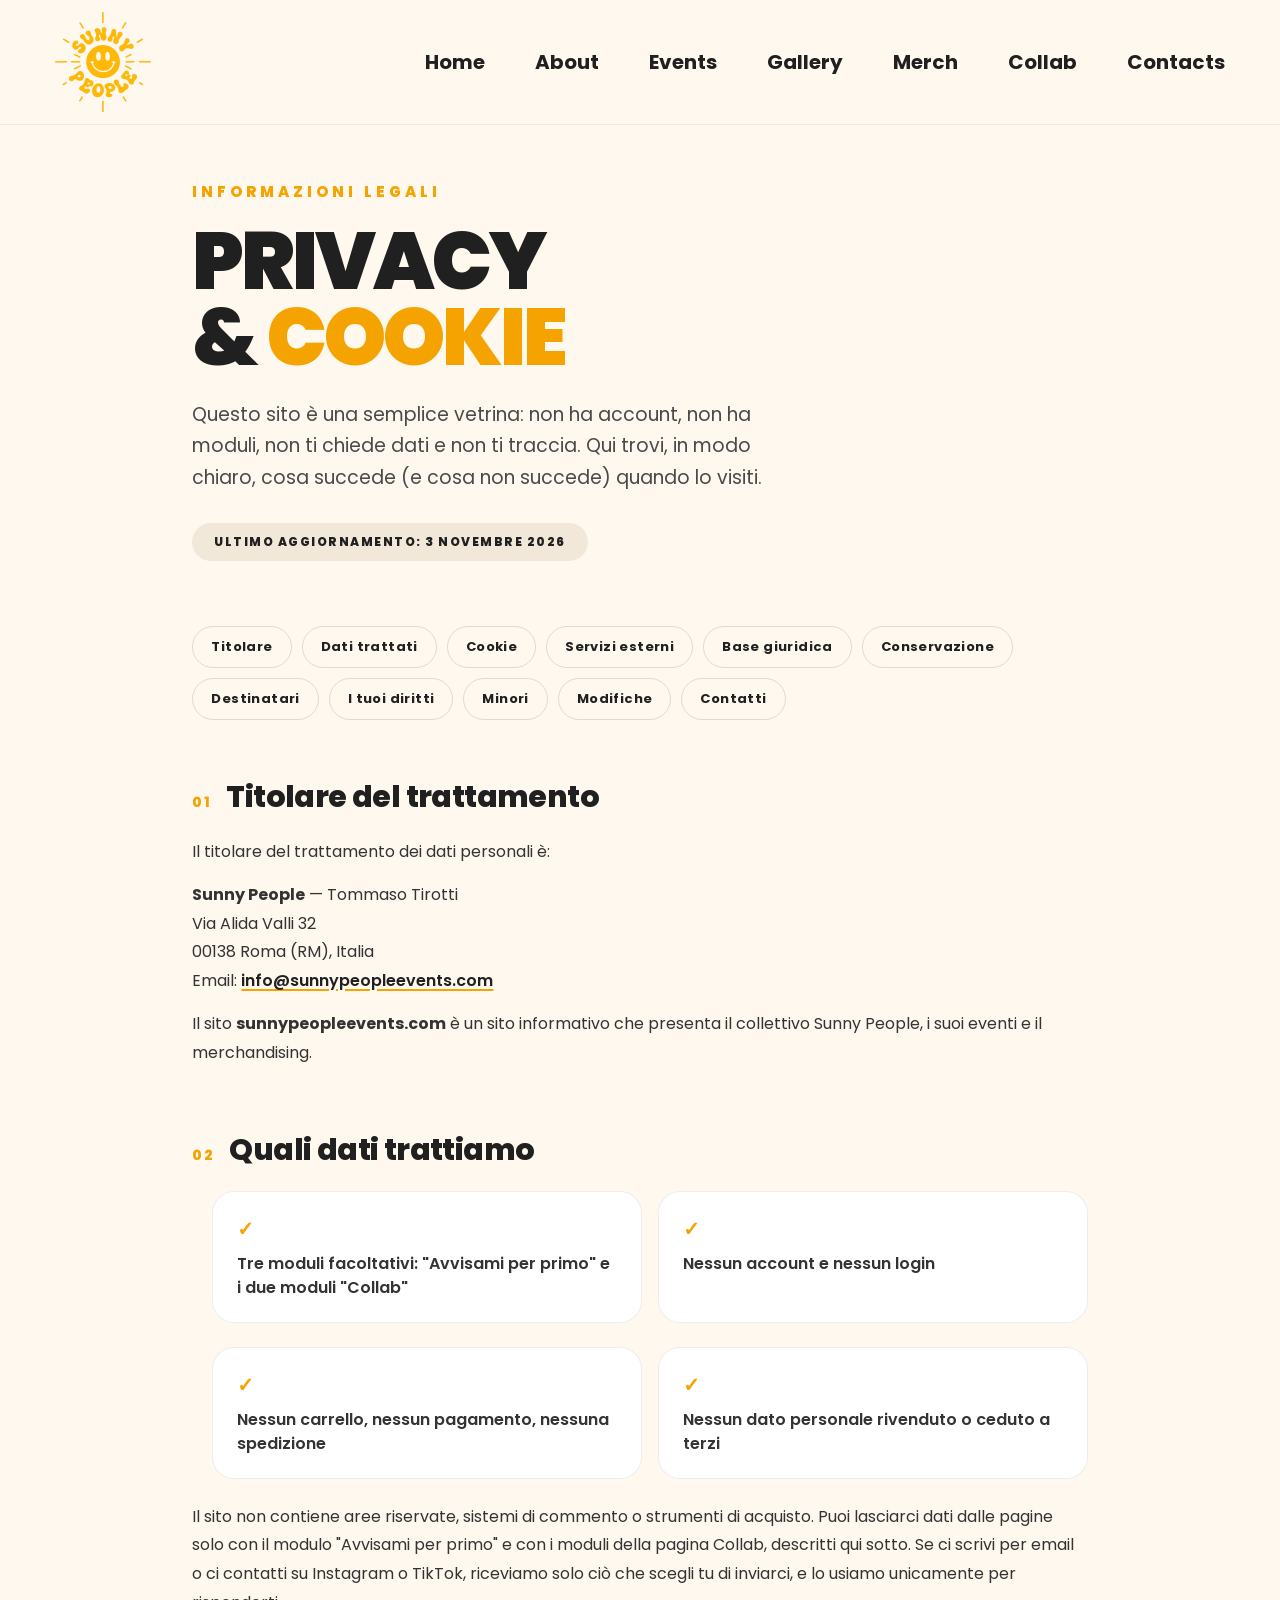
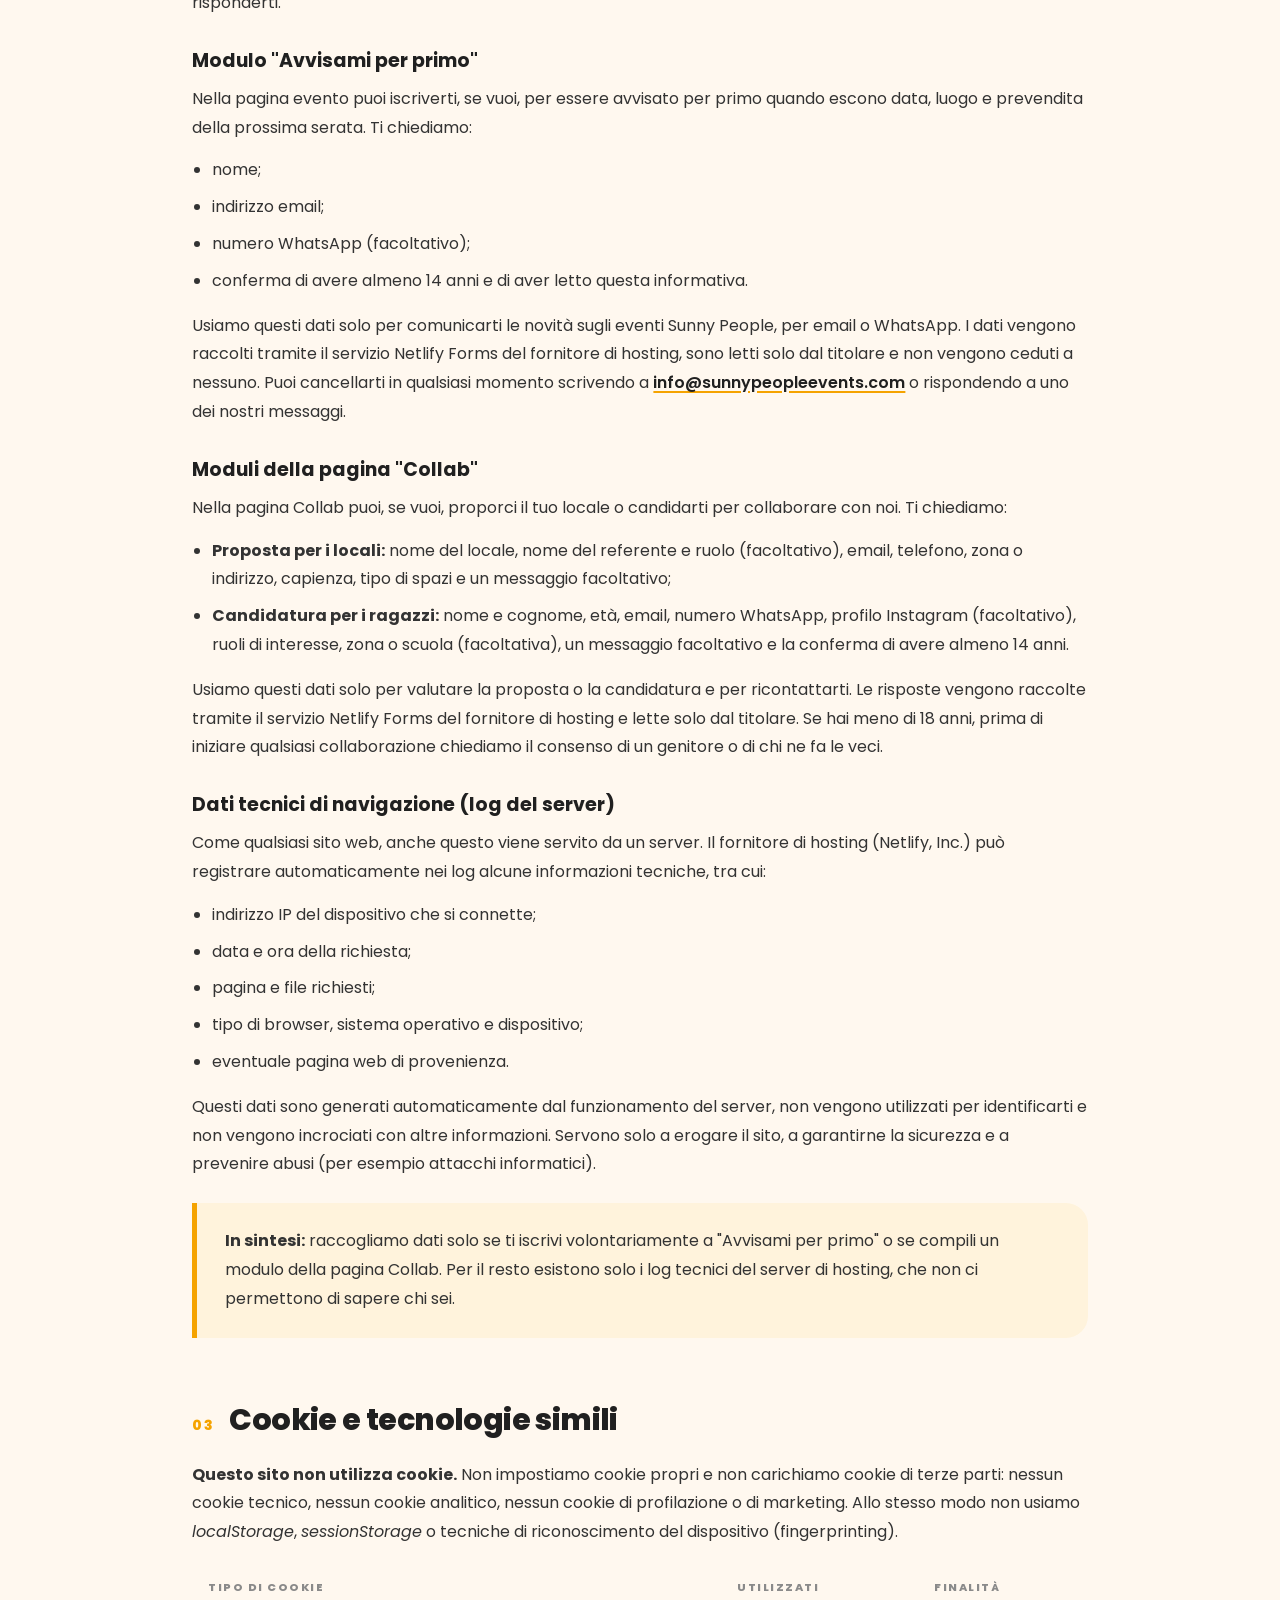
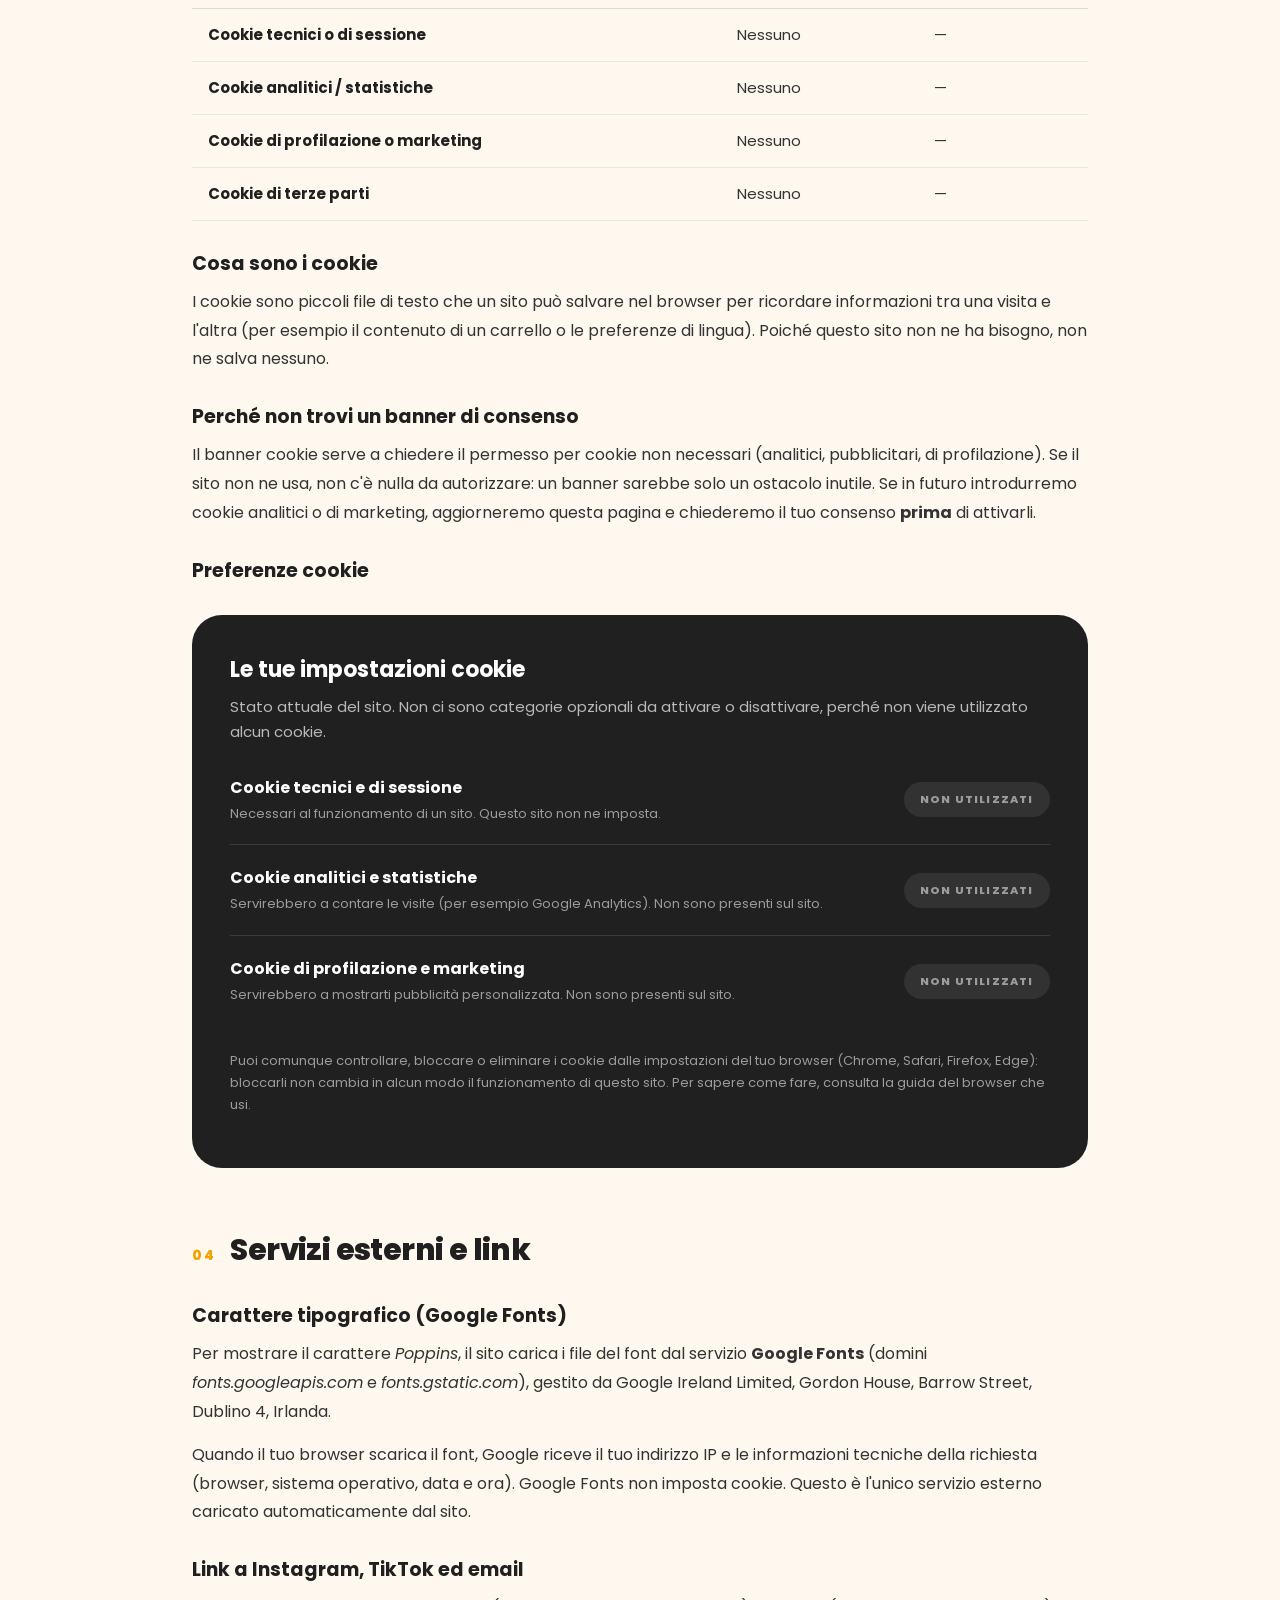
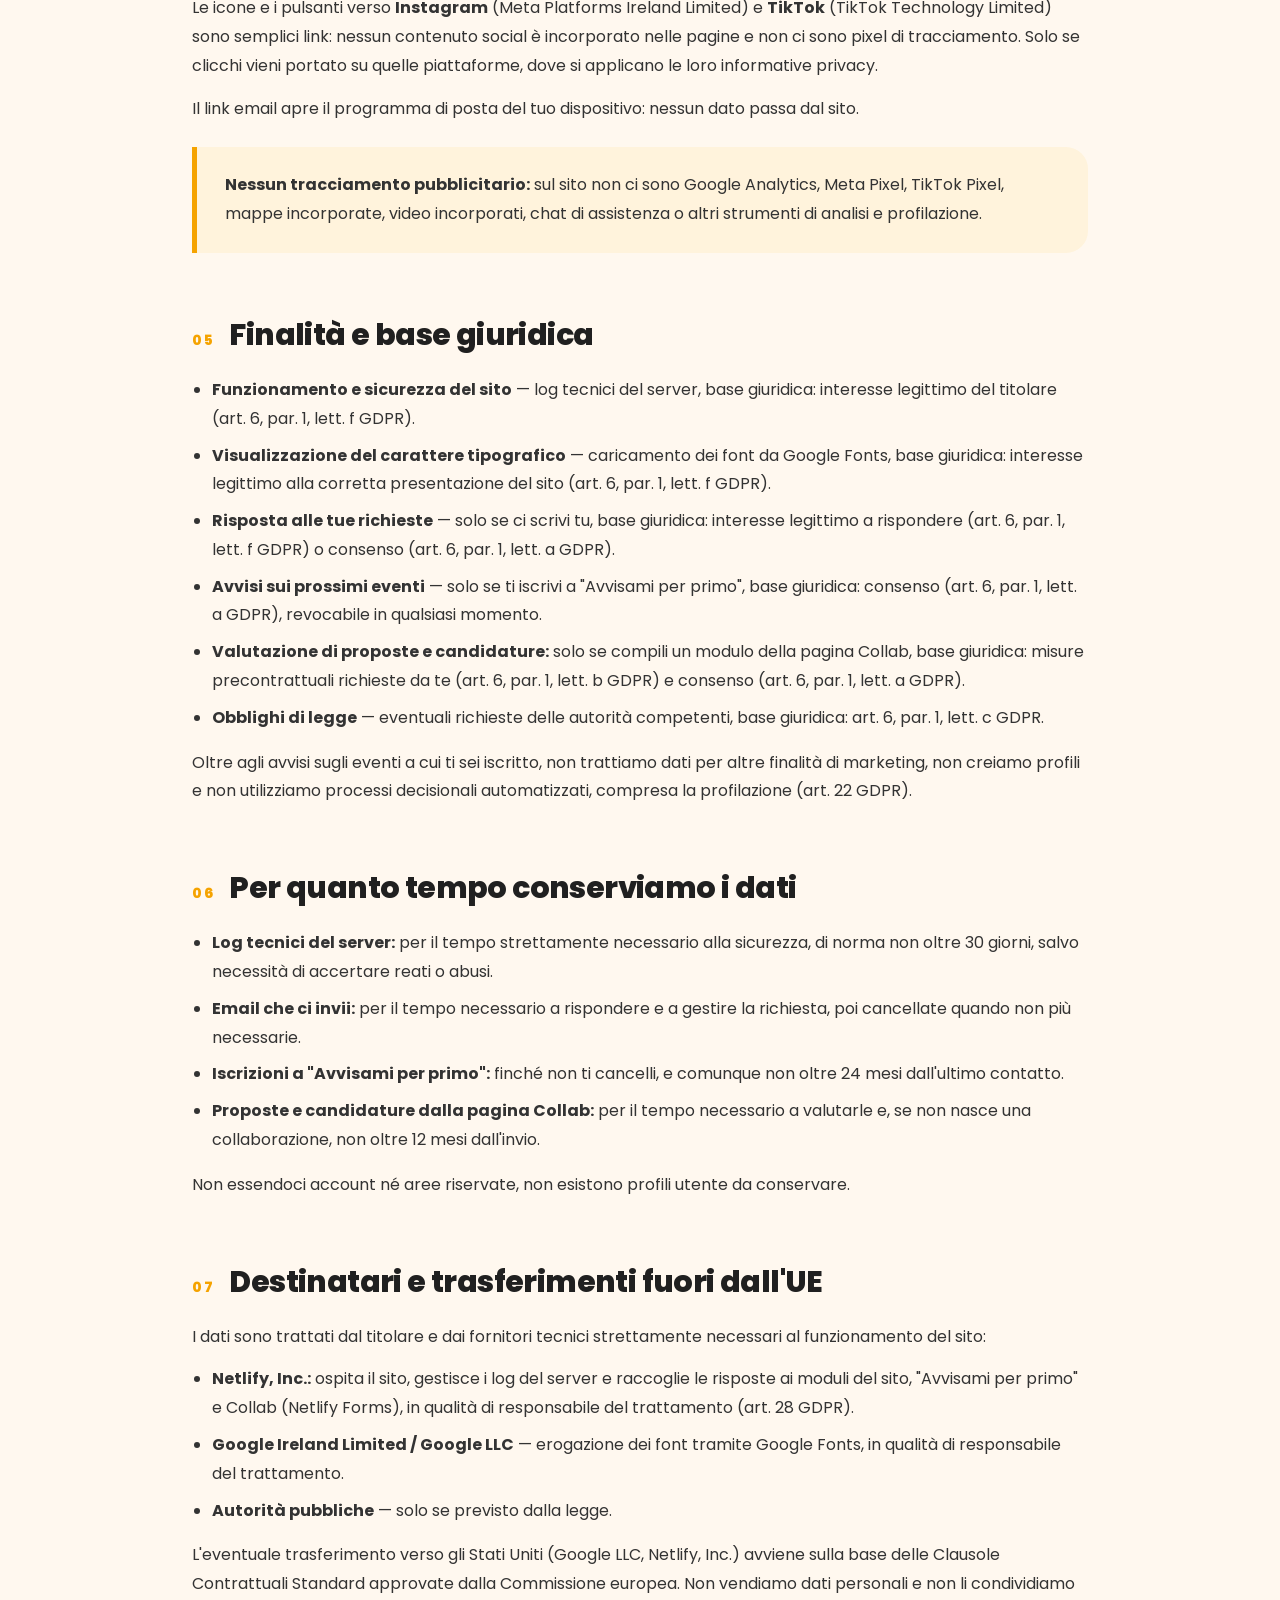
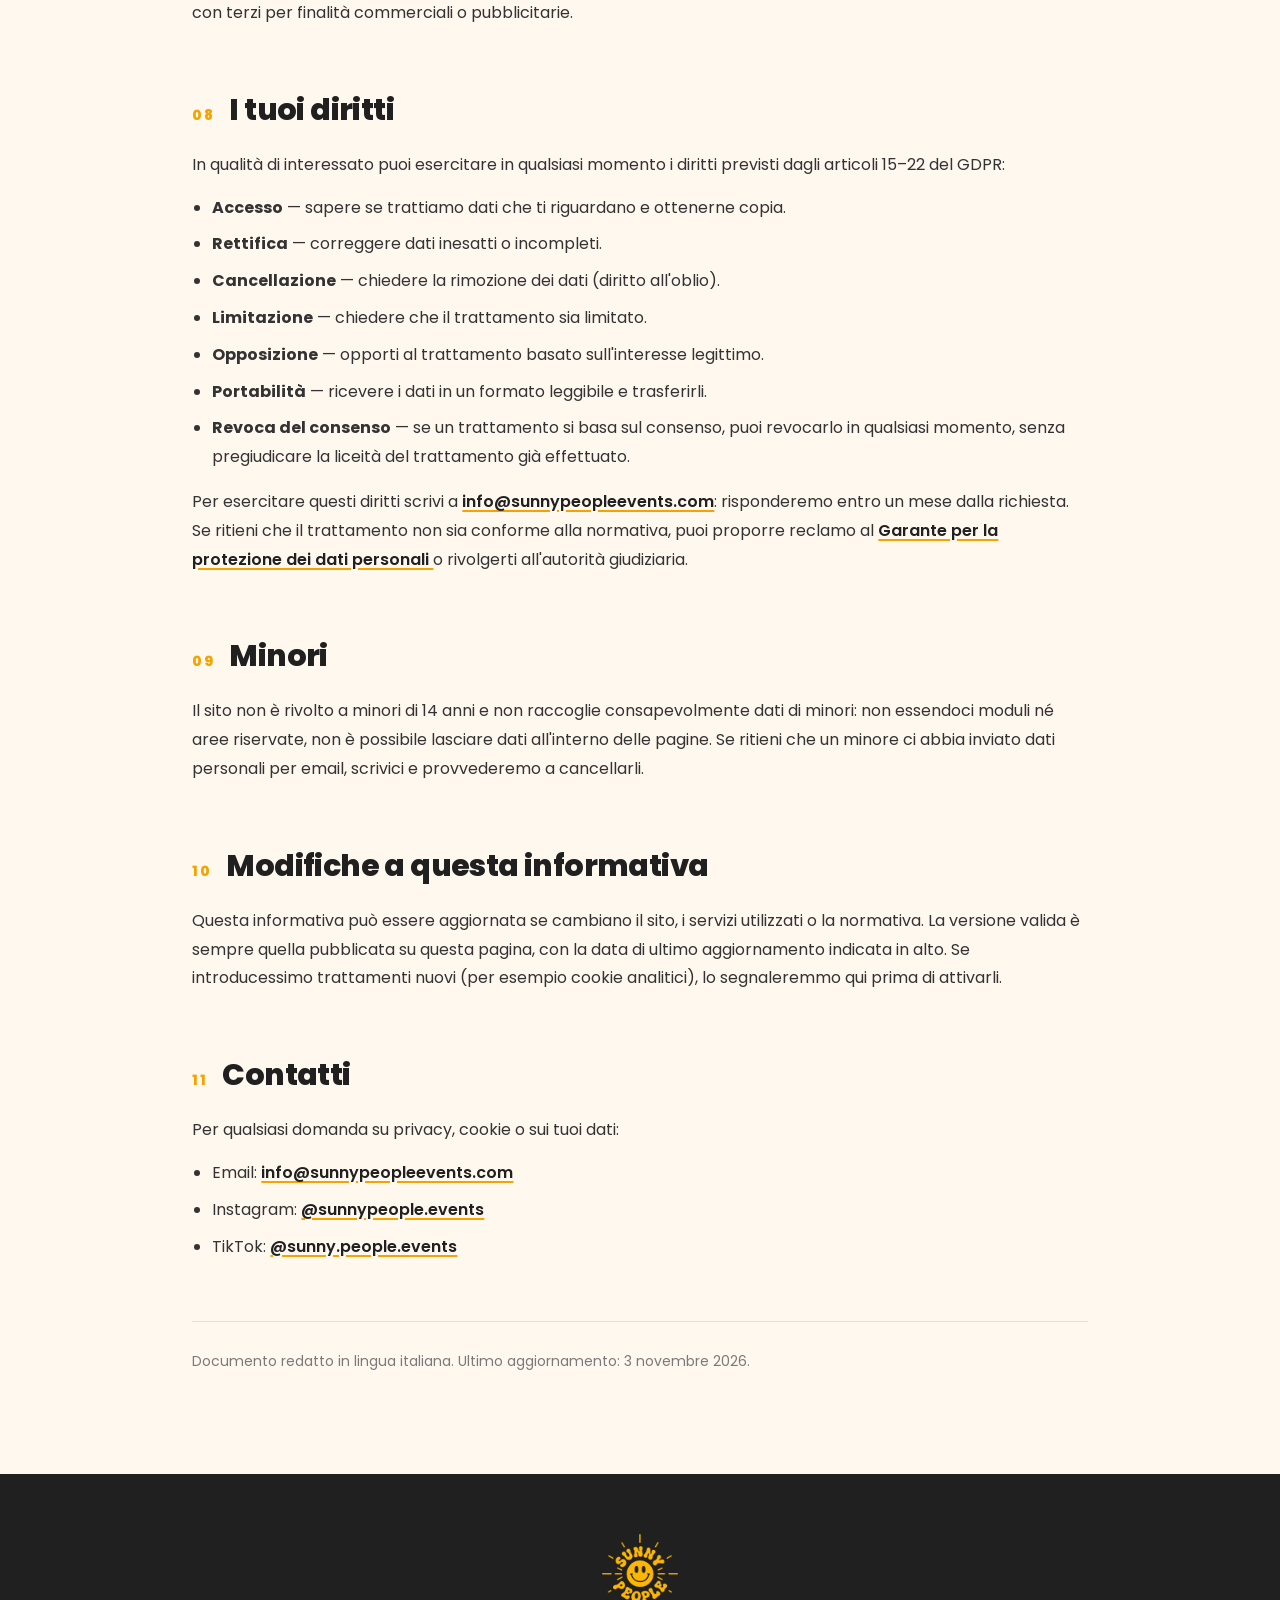
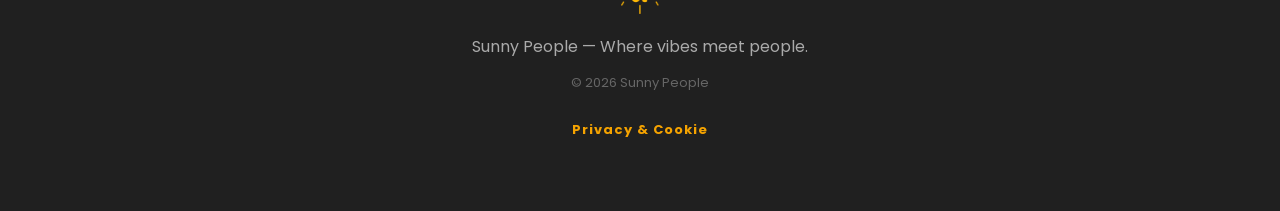
<file: privacy.html>
<!DOCTYPE html>
<html lang="it">

<head>

<meta charset="UTF-8">

<meta name="viewport" content="width=device-width, initial-scale=1.0">

<title>Sunny People | Privacy &amp; Cookie</title>

<meta
name="description"
content="Informativa privacy e cookie policy di Sunny People: nessun cookie, nessun tracciamento; dati raccolti solo se ti iscrivi a "Avvisami per primo"."
>

<!--#META#-->
<link rel="canonical" href="https://www.sunnypeopleevents.com/privacy.html">

<link rel="icon" href="/favicon.ico" sizes="any">
<link rel="icon" type="image/png" sizes="48x48" href="/favicon-48.png">
<link rel="icon" type="image/png" sizes="96x96" href="/favicon-96.png">
<link rel="icon" type="image/png" sizes="144x144" href="/favicon-144.png">
<link rel="icon" type="image/png" sizes="192x192" href="/favicon-192.png">
<link rel="apple-touch-icon" sizes="180x180" href="/apple-touch-icon.png">
<meta name="theme-color" content="#FFF8EF">

<meta property="og:type" content="website">
<meta property="og:site_name" content="Sunny People">
<meta property="og:locale" content="it_IT">
<meta property="og:title" content="Sunny People | Privacy &amp; Cookie">
<meta property="og:description" content="Informativa privacy e cookie policy di Sunny People: nessun cookie, nessun tracciamento; dati raccolti solo se ti iscrivi a">
<meta property="og:url" content="https://www.sunnypeopleevents.com/privacy.html">
<meta property="og:image" content="https://www.sunnypeopleevents.com/images/og-image.jpg">
<meta property="og:image:width" content="1200">
<meta property="og:image:height" content="630">
<meta property="og:image:alt" content="Sunny People — Where vibes meet people.">

<meta name="twitter:card" content="summary_large_image">
<meta name="twitter:title" content="Sunny People | Privacy &amp; Cookie">
<meta name="twitter:description" content="Informativa privacy e cookie policy di Sunny People: nessun cookie, nessun tracciamento; dati raccolti solo se ti iscrivi a">
<meta name="twitter:image" content="https://www.sunnypeopleevents.com/images/og-image.jpg">

<script type="application/ld+json">
{
  "@context": "https://schema.org",
  "@graph": [
    {
      "@type": "Organization",
      "@id": "https://www.sunnypeopleevents.com/#organization",
      "name": "Sunny People",
      "url": "https://www.sunnypeopleevents.com/",
      "logo": "https://www.sunnypeopleevents.com/images/logo.png",
      "email": "info@sunnypeopleevents.com",
      "description": "Sunny People — Where vibes meet people.",
      "sameAs": [
        "https://www.instagram.com/sunnypeople.events/",
        "https://www.tiktok.com/@sunny.people.events"
      ]
    },
    {
      "@type": "WebSite",
      "@id": "https://www.sunnypeopleevents.com/#website",
      "name": "Sunny People",
      "url": "https://www.sunnypeopleevents.com/",
      "inLanguage": "it",
      "publisher": {
        "@id": "https://www.sunnypeopleevents.com/#organization"
      }
    },
    {
      "@type": "WebPage",
      "@id": "https://www.sunnypeopleevents.com/privacy.html#webpage",
      "url": "https://www.sunnypeopleevents.com/privacy.html",
      "name": "Sunny People | Privacy &amp; Cookie",
      "inLanguage": "it",
      "isPartOf": {
        "@id": "https://www.sunnypeopleevents.com/#website"
      },
      "breadcrumb": {
        "@id": "https://www.sunnypeopleevents.com/privacy.html#breadcrumb"
      }
    },
    {
      "@type": "BreadcrumbList",
      "@id": "https://www.sunnypeopleevents.com/privacy.html#breadcrumb",
      "itemListElement": [
        {
          "@type": "ListItem",
          "position": 1,
          "name": "Home",
          "item": "https://www.sunnypeopleevents.com/"
        },
        {
          "@type": "ListItem",
          "position": 2,
          "name": "Privacy &amp; Cookie",
          "item": "https://www.sunnypeopleevents.com/privacy.html"
        }
      ]
    }
  ]
}
</script>
<!--/#META#-->

<link rel="stylesheet" href="css/style.css">

<link rel="stylesheet" href="css/legal.css">

<link rel="stylesheet" href="css/site-chrome.css">

<link rel="preconnect" href="https://fonts.googleapis.com">

<link
rel="preconnect"
href="https://fonts.gstatic.com"
crossorigin
>

<link
href="https://fonts.googleapis.com/css2?family=Poppins:wght@300;400;500;600;700;800;900&display=swap"
rel="stylesheet"
>

</head>



<body>



<!-- ==========================================
     NOTA PER IL TITOLARE
     Sostituisci i campi tra parentesi quadre
     ([ ... ]) con i tuoi dati reali.
     Non serve alcun codice o script in questa pagina.
========================================== -->



<!-- ==========================================
     HEADER (generato da tools/build.py)
========================================== -->

<header>
<!--#HEADER#-->
<!-- Questo file viene copiato in tutte le pagine da tools/build.py.
     Modifica qui il menu: poi lancia  python3 tools/build.py  -->

<a href="index.html#home" class="logo">
<img
src="images/logo.png"
alt="Sunny People"
>
</a>

<button
class="menu-toggle"
type="button"
aria-label="Open menu"
aria-expanded="false"
aria-controls="site-nav"
>
<span></span>
<span></span>
<span></span>
</button>

<nav id="site-nav">

<a href="index.html#home" data-page="home">Home</a>

<a href="index.html#about" data-page="about">About</a>

<a href="index.html#events" data-page="events">Events</a>

<a href="index.html#gallery" data-page="gallery">Gallery</a>

<a href="merch.html" data-page="merch">Merch</a>

<a href="collab.html" data-page="collab">Collab</a>

<a href="index.html#contacts" data-page="contacts">Contacts</a>

</nav>
<!--/#HEADER#-->
</header>






<!-- HERO -->

<section class="legal-hero">


<span class="subtitle">
INFORMAZIONI LEGALI
</span>


<h1>
PRIVACY<br>
&amp; <span>COOKIE</span>
</h1>


<p>
Questo sito è una semplice vetrina: non ha account, non ha moduli,
non ti chiede dati e non ti traccia. Qui trovi, in modo chiaro,
cosa succede (e cosa non succede) quando lo visiti.
</p>


<div class="legal-updated">
Ultimo aggiornamento: 3 novembre 2026
</div>


</section>






<main class="legal">


<!-- SOMMARIO -->

<ul class="legal-toc">


<li>
<a href="#titolare">
Titolare
</a>
</li>


<li>
<a href="#dati">
Dati trattati
</a>
</li>


<li>
<a href="#cookie">
Cookie
</a>
</li>


<li>
<a href="#terze-parti">
Servizi esterni
</a>
</li>


<li>
<a href="#base-giuridica">
Base giuridica
</a>
</li>


<li>
<a href="#conservazione">
Conservazione
</a>
</li>


<li>
<a href="#destinatari">
Destinatari
</a>
</li>


<li>
<a href="#diritti">
I tuoi diritti
</a>
</li>


<li>
<a href="#minori">
Minori
</a>
</li>


<li>
<a href="#modifiche">
Modifiche
</a>
</li>


<li>
<a href="#contatti">
Contatti
</a>
</li>


</ul>







<!-- 01 TITOLARE -->

<section class="legal-section" id="titolare">


<h2>

<span class="num">01</span>

Titolare del trattamento

</h2>


<p>
Il titolare del trattamento dei dati personali è:
</p>


<p>

<strong>Sunny People</strong> — Tommaso Tirotti<br>

Via Alida Valli 32<br>

00138 Roma (RM), Italia<br>


Email: <a href="mailto:info@sunnypeopleevents.com">info@sunnypeopleevents.com</a>

</p>


<p>
Il sito <strong>sunnypeopleevents.com</strong> è un sito informativo che presenta
il collettivo Sunny People, i suoi eventi e il merchandising.
</p>


</section>







<!-- 02 DATI -->

<section class="legal-section" id="dati">


<h2>

<span class="num">02</span>

Quali dati trattiamo

</h2>


<ul class="legal-quick">


<li>
Tre moduli facoltativi: "Avvisami per primo" e i due moduli "Collab"
</li>


<li>
Nessun account e nessun login
</li>


<li>
Nessun carrello, nessun pagamento, nessuna spedizione
</li>


<li>
Nessun dato personale rivenduto o ceduto a terzi
</li>


</ul>


<p>
Il sito non contiene aree riservate, sistemi di commento o strumenti di
acquisto. Puoi lasciarci dati dalle pagine solo con il modulo
"Avvisami per primo" e con i moduli della pagina Collab, descritti qui sotto. Se ci scrivi per email o ci
contatti su Instagram o TikTok, riceviamo solo ciò che scegli tu di
inviarci, e lo usiamo unicamente per risponderti.
</p>


<h3 id="avvisami">
Modulo "Avvisami per primo"
</h3>

<p>
Nella pagina evento puoi iscriverti, se vuoi, per essere avvisato per primo
quando escono data, luogo e prevendita della prossima serata. Ti chiediamo:
</p>

<ul>
<li>nome;</li>
<li>indirizzo email;</li>
<li>numero WhatsApp (facoltativo);</li>
<li>conferma di avere almeno 14 anni e di aver letto questa informativa.</li>
</ul>

<p>
Usiamo questi dati solo per comunicarti le novità sugli eventi Sunny People,
per email o WhatsApp. I dati vengono raccolti tramite il servizio Netlify Forms del fornitore di
hosting, sono letti solo dal titolare e non vengono ceduti a nessuno. Puoi cancellarti in qualsiasi
momento scrivendo a
<a href="mailto:info@sunnypeopleevents.com">info@sunnypeopleevents.com</a>
o rispondendo a uno dei nostri messaggi.
</p>

<h3 id="collab">
Moduli della pagina "Collab"
</h3>

<p>
Nella pagina Collab puoi, se vuoi, proporci il tuo locale o candidarti
per collaborare con noi. Ti chiediamo:
</p>

<ul>
<li><strong>Proposta per i locali:</strong> nome del locale, nome del referente e
ruolo (facoltativo), email, telefono, zona o indirizzo, capienza, tipo di spazi
e un messaggio facoltativo;</li>
<li><strong>Candidatura per i ragazzi:</strong> nome e cognome, età, email,
numero WhatsApp, profilo Instagram (facoltativo), ruoli di interesse, zona o
scuola (facoltativa), un messaggio facoltativo e la conferma di avere almeno
14 anni.</li>
</ul>

<p>
Usiamo questi dati solo per valutare la proposta o la candidatura e per
ricontattarti. Le risposte vengono raccolte tramite il servizio Netlify Forms
del fornitore di hosting e lette solo dal titolare. Se hai meno di 18 anni,
prima di iniziare qualsiasi collaborazione chiediamo il consenso di un
genitore o di chi ne fa le veci.
</p>

<h3>
Dati tecnici di navigazione (log del server)
</h3>


<p>
Come qualsiasi sito web, anche questo viene servito da un server.
Il fornitore di hosting (Netlify, Inc.) può registrare
automaticamente nei log alcune informazioni tecniche, tra cui:
</p>


<ul>

<li>
indirizzo IP del dispositivo che si connette;
</li>

<li>
data e ora della richiesta;
</li>

<li>
pagina e file richiesti;
</li>

<li>
tipo di browser, sistema operativo e dispositivo;
</li>

<li>
eventuale pagina web di provenienza.
</li>

</ul>


<p>
Questi dati sono generati automaticamente dal funzionamento del server,
non vengono utilizzati per identificarti e non vengono incrociati con altre
informazioni. Servono solo a erogare il sito, a garantirne la sicurezza e a
prevenire abusi (per esempio attacchi informatici).
</p>


<div class="legal-note">

<p>
<strong>In sintesi:</strong> raccogliamo dati solo se ti iscrivi
volontariamente a "Avvisami per primo" o se compili un modulo della pagina Collab. Per il resto esistono solo i log
tecnici del server di hosting, che non ci permettono di sapere chi sei.
</p>

</div>


</section>







<!-- 03 COOKIE -->

<section class="legal-section" id="cookie">


<h2>

<span class="num">03</span>

Cookie e tecnologie simili

</h2>


<p>
<strong>Questo sito non utilizza cookie.</strong> Non impostiamo cookie
propri e non carichiamo cookie di terze parti: nessun cookie tecnico,
nessun cookie analitico, nessun cookie di profilazione o di marketing.
Allo stesso modo non usiamo <em>localStorage</em>, <em>sessionStorage</em>
o tecniche di riconoscimento del dispositivo (fingerprinting).
</p>


<div class="legal-table-wrap">

<table class="legal-table">

<thead>

<tr>
<th scope="col">Tipo di cookie</th>
<th scope="col">Utilizzati</th>
<th scope="col">Finalità</th>
</tr>

</thead>

<tbody>

<tr>
<td>Cookie tecnici o di sessione</td>
<td>Nessuno</td>
<td>—</td>
</tr>

<tr>
<td>Cookie analitici / statistiche</td>
<td>Nessuno</td>
<td>—</td>
</tr>

<tr>
<td>Cookie di profilazione o marketing</td>
<td>Nessuno</td>
<td>—</td>
</tr>

<tr>
<td>Cookie di terze parti</td>
<td>Nessuno</td>
<td>—</td>
</tr>

</tbody>

</table>

</div>


<h3>
Cosa sono i cookie
</h3>


<p>
I cookie sono piccoli file di testo che un sito può salvare nel browser
per ricordare informazioni tra una visita e l'altra (per esempio il
contenuto di un carrello o le preferenze di lingua). Poiché questo sito
non ne ha bisogno, non ne salva nessuno.
</p>


<h3>
Perché non trovi un banner di consenso
</h3>


<p>
Il banner cookie serve a chiedere il permesso per cookie non necessari
(analitici, pubblicitari, di profilazione). Se il sito non ne usa,
non c'è nulla da autorizzare: un banner sarebbe solo un ostacolo inutile.
Se in futuro introdurremo cookie analitici o di marketing, aggiorneremo
questa pagina e chiederemo il tuo consenso <strong>prima</strong> di
attivarli.
</p>


<h3>
Preferenze cookie
</h3>


<div class="cookie-panel">


<h3>
Le tue impostazioni cookie
</h3>


<p class="cookie-intro">
Stato attuale del sito. Non ci sono categorie opzionali da attivare
o disattivare, perché non viene utilizzato alcun cookie.
</p>


<div class="cookie-row">

<div>

<strong>
Cookie tecnici e di sessione
</strong>

<span>
Necessari al funzionamento di un sito. Questo sito non ne imposta.
</span>

</div>

<div class="cookie-state">
Non utilizzati
</div>

</div>


<div class="cookie-row">

<div>

<strong>
Cookie analitici e statistiche
</strong>

<span>
Servirebbero a contare le visite (per esempio Google Analytics).
Non sono presenti sul sito.
</span>

</div>

<div class="cookie-state">
Non utilizzati
</div>

</div>


<div class="cookie-row">

<div>

<strong>
Cookie di profilazione e marketing
</strong>

<span>
Servirebbero a mostrarti pubblicità personalizzata.
Non sono presenti sul sito.
</span>

</div>

<div class="cookie-state">
Non utilizzati
</div>

</div>


<p class="cookie-footnote">
Puoi comunque controllare, bloccare o eliminare i cookie dalle impostazioni
del tuo browser (Chrome, Safari, Firefox, Edge): bloccarli non cambia in
alcun modo il funzionamento di questo sito. Per sapere come fare, consulta
la guida del browser che usi.
</p>


</div>


</section>







<!-- 04 TERZE PARTI -->

<section class="legal-section" id="terze-parti">


<h2>

<span class="num">04</span>

Servizi esterni e link

</h2>


<h3>
Carattere tipografico (Google Fonts)
</h3>


<p>
Per mostrare il carattere <em>Poppins</em>, il sito carica i file del font
dal servizio <strong>Google Fonts</strong> (domini <em>fonts.googleapis.com</em>
e <em>fonts.gstatic.com</em>), gestito da Google Ireland Limited, Gordon House,
Barrow Street, Dublino 4, Irlanda.
</p>


<p>
Quando il tuo browser scarica il font, Google riceve il tuo indirizzo IP e
le informazioni tecniche della richiesta (browser, sistema operativo, data e
ora). Google Fonts non imposta cookie. Questo è l'unico servizio esterno
caricato automaticamente dal sito.
</p>


<h3>
Link a Instagram, TikTok ed email
</h3>


<p>
Le icone e i pulsanti verso <strong>Instagram</strong> (Meta Platforms Ireland
Limited) e <strong>TikTok</strong> (TikTok Technology Limited) sono semplici
link: nessun contenuto social è incorporato nelle pagine e non ci sono pixel
di tracciamento. Solo se clicchi vieni portato su quelle piattaforme, dove
si applicano le loro informative privacy.
</p>


<p>
Il link email apre il programma di posta del tuo dispositivo: nessun dato
passa dal sito.
</p>


<div class="legal-note">

<p>
<strong>Nessun tracciamento pubblicitario:</strong> sul sito non ci sono
Google Analytics, Meta Pixel, TikTok Pixel, mappe incorporate, video
incorporati, chat di assistenza o altri strumenti di analisi e profilazione.
</p>

</div>


</section>







<!-- 05 BASE GIURIDICA -->

<section class="legal-section" id="base-giuridica">


<h2>

<span class="num">05</span>

Finalità e base giuridica

</h2>


<ul>

<li>
<strong>Funzionamento e sicurezza del sito</strong> — log tecnici del server,
base giuridica: interesse legittimo del titolare (art. 6, par. 1, lett. f GDPR).
</li>

<li>
<strong>Visualizzazione del carattere tipografico</strong> — caricamento dei
font da Google Fonts, base giuridica: interesse legittimo alla corretta
presentazione del sito (art. 6, par. 1, lett. f GDPR).
</li>

<li>
<strong>Risposta alle tue richieste</strong> — solo se ci scrivi tu,
base giuridica: interesse legittimo a rispondere (art. 6, par. 1, lett. f GDPR)
o consenso (art. 6, par. 1, lett. a GDPR).
</li>

<li>
<strong>Avvisi sui prossimi eventi</strong> — solo se ti iscrivi a
"Avvisami per primo", base giuridica: consenso (art. 6, par. 1, lett. a GDPR),
revocabile in qualsiasi momento.
</li>

<li>
<strong>Valutazione di proposte e candidature:</strong> solo se compili un
modulo della pagina Collab, base giuridica: misure precontrattuali richieste
da te (art. 6, par. 1, lett. b GDPR) e consenso (art. 6, par. 1, lett. a GDPR).
</li>
<li>
<strong>Obblighi di legge</strong> — eventuali richieste delle autorità
competenti, base giuridica: art. 6, par. 1, lett. c GDPR.
</li>

</ul>


<p>
Oltre agli avvisi sugli eventi a cui ti sei iscritto, non trattiamo dati
per altre finalità di marketing, non creiamo profili
e non utilizziamo processi decisionali automatizzati, compresa la
profilazione (art. 22 GDPR).
</p>


</section>







<!-- 06 CONSERVAZIONE -->

<section class="legal-section" id="conservazione">


<h2>

<span class="num">06</span>

Per quanto tempo conserviamo i dati

</h2>


<ul>

<li>
<strong>Log tecnici del server:</strong> per il tempo strettamente necessario
alla sicurezza, di norma non oltre 30 giorni, salvo necessità di accertare
reati o abusi.
</li>

<li>
<strong>Email che ci invii:</strong> per il tempo necessario a rispondere e a
gestire la richiesta, poi cancellate quando non più necessarie.
</li>

<li>
<strong>Iscrizioni a "Avvisami per primo":</strong> finché non ti cancelli,
e comunque non oltre 24 mesi dall'ultimo contatto.
</li>
<li>
<strong>Proposte e candidature dalla pagina Collab:</strong> per il tempo
necessario a valutarle e, se non nasce una collaborazione, non oltre 12 mesi
dall'invio.
</li>

</ul>


<p>
Non essendoci account né aree riservate, non esistono profili utente da
conservare.
</p>


</section>







<!-- 07 DESTINATARI -->

<section class="legal-section" id="destinatari">


<h2>

<span class="num">07</span>

Destinatari e trasferimenti fuori dall'UE

</h2>


<p>
I dati sono trattati dal titolare e dai fornitori tecnici strettamente
necessari al funzionamento del sito:
</p>


<ul>

<li>
<strong>Netlify, Inc.:</strong> ospita il sito, gestisce i log del server e
raccoglie le risposte ai moduli del sito, "Avvisami per primo" e Collab (Netlify Forms), in qualità
di responsabile del trattamento (art. 28 GDPR).
</li>

<li>
<strong>Google Ireland Limited / Google LLC</strong> — erogazione dei font
tramite Google Fonts, in qualità di responsabile del trattamento.
</li>

<li>
<strong>Autorità pubbliche</strong> — solo se previsto dalla legge.
</li>

</ul>


<p>
L'eventuale trasferimento verso gli Stati Uniti (Google LLC, Netlify, Inc.) avviene sulla
base delle Clausole Contrattuali Standard approvate dalla Commissione europea.
Non vendiamo dati personali e non li condividiamo con terzi per finalità
commerciali o pubblicitarie.
</p>


</section>







<!-- 08 DIRITTI -->

<section class="legal-section" id="diritti">


<h2>

<span class="num">08</span>

I tuoi diritti

</h2>


<p>
In qualità di interessato puoi esercitare in qualsiasi momento i diritti
previsti dagli articoli 15–22 del GDPR:
</p>


<ul>

<li>
<strong>Accesso</strong> — sapere se trattiamo dati che ti riguardano e ottenerne copia.
</li>

<li>
<strong>Rettifica</strong> — correggere dati inesatti o incompleti.
</li>

<li>
<strong>Cancellazione</strong> — chiedere la rimozione dei dati (diritto all'oblio).
</li>

<li>
<strong>Limitazione</strong> — chiedere che il trattamento sia limitato.
</li>

<li>
<strong>Opposizione</strong> — opporti al trattamento basato sull'interesse legittimo.
</li>

<li>
<strong>Portabilità</strong> — ricevere i dati in un formato leggibile e trasferirli.
</li>

<li>
<strong>Revoca del consenso</strong> — se un trattamento si basa sul consenso,
puoi revocarlo in qualsiasi momento, senza pregiudicare la liceità del
trattamento già effettuato.
</li>

</ul>


<p>
Per esercitare questi diritti scrivi a
<a href="mailto:info@sunnypeopleevents.com">info@sunnypeopleevents.com</a>:
risponderemo entro un mese dalla richiesta. Se ritieni che il trattamento
non sia conforme alla normativa, puoi proporre reclamo al
<a href="https://www.garanteprivacy.it" target="_blank" rel="noopener">
Garante per la protezione dei dati personali
</a>
o rivolgerti all'autorità giudiziaria.
</p>


</section>







<!-- 09 MINORI -->

<section class="legal-section" id="minori">


<h2>

<span class="num">09</span>

Minori

</h2>


<p>
Il sito non è rivolto a minori di 14 anni e non raccoglie consapevolmente
dati di minori: non essendoci moduli né aree riservate, non è possibile
lasciare dati all'interno delle pagine. Se ritieni che un minore ci abbia
inviato dati personali per email, scrivici e provvederemo a cancellarli.
</p>


</section>







<!-- 10 MODIFICHE -->

<section class="legal-section" id="modifiche">


<h2>

<span class="num">10</span>

Modifiche a questa informativa

</h2>


<p>
Questa informativa può essere aggiornata se cambiano il sito, i servizi
utilizzati o la normativa. La versione valida è sempre quella pubblicata
su questa pagina, con la data di ultimo aggiornamento indicata in alto.
Se introducessimo trattamenti nuovi (per esempio cookie analitici),
lo segnaleremmo qui prima di attivarli.
</p>


</section>







<!-- 11 CONTATTI -->

<section class="legal-section" id="contatti">


<h2>

<span class="num">11</span>

Contatti

</h2>


<p>
Per qualsiasi domanda su privacy, cookie o sui tuoi dati:
</p>


<ul>

<li>
Email: <a href="mailto:info@sunnypeopleevents.com">info@sunnypeopleevents.com</a>
</li>

<li>
Instagram:
<a href="https://www.instagram.com/sunnypeople.events/" target="_blank" rel="noopener">
@sunnypeople.events
</a>
</li>

<li>
TikTok:
<a href="https://www.tiktok.com/@sunny.people.events" target="_blank" rel="noopener">
@sunny.people.events
</a>
</li>

</ul>


</section>


<p class="legal-end">
Documento redatto in lingua italiana. Ultimo aggiornamento: 3 novembre 2026.
</p>


</main>






<!-- ==========================================
     FOOTER (generato da tools/build.py)
========================================== -->

<footer>
<!--#FOOTER#-->
<!-- Questo file viene copiato in tutte le pagine da tools/build.py.
     Modifica qui il footer: poi lancia  python3 tools/build.py  -->

<div class="footer-logo">

<img
src="images/logo.png"
alt="Sunny People"
>

</div>

<p>
Sunny People — Where vibes meet people.
</p>

<span>
© 2026 Sunny People
</span>

<p class="footer-legal">
<a href="privacy.html">Privacy &amp; Cookie</a>
</p>
<!--/#FOOTER#-->
</footer>


<script src="js/site-nav.js"></script>


</body>

</html>
</file>
<file: css/style.css>
/* ==========================================
   SUNNY PEOPLE
   STYLE.CSS
   HOME PAGE
========================================== */


/* RESET */

*{
    margin:0;
    padding:0;
    box-sizing:border-box;
}


html{
    scroll-behavior:smooth;
}


body{

    font-family:'Poppins', sans-serif;

    background:#FFF8EF;

    color:#202020;

    overflow-x:hidden;

}


img{

    max-width:100%;

    display:block;

}


a{

    text-decoration:none;

}


/* header, nav e menu:  css/site-chrome.css  */


/* MOBILE MENU */


/* ==========================================
   HERO
========================================== */


.hero{

    min-height:100vh;

    padding-top:125px;

    display:flex;

    justify-content:center;

    align-items:center;

    text-align:center;

    color:white;


    background:

    linear-gradient(
        rgba(0,0,0,.45),
        rgba(0,0,0,.45)
    ),

    url("../images/hero.jpg");


    background-size:cover;

    background-position:center;

}


.hero-content{

    max-width:1000px;

    animation:fadeUp 1s ease;

}


.hero h1{

    font-size:90px;

    line-height:.95;

    font-weight:900;

    letter-spacing:-4px;

    margin-bottom:30px;

}


.hero p{

    font-size:28px;

    margin-bottom:40px;

}


.btn{

    display:inline-block;

    padding:18px 45px;

    border-radius:50px;

    background:

    linear-gradient(
        135deg,
        #F5A300,
        #FFC63D
    );

    color:white;

    font-size:20px;

    font-weight:700;

    transition:.3s ease;

}


.btn:hover{

    transform:translateY(-5px);

}


.scroll-down{

    margin-top:45px;

    font-size:40px;

    animation:bounce 2s infinite;

}


/* ==========================================
   ABOUT
========================================== */


.about{

    padding:120px 8%;

}


.about-container{

    max-width:1350px;

    margin:auto;

    display:grid;

    grid-template-columns:1fr 1fr;

    align-items:center;

    gap:80px;

}


.subtitle{

    color:#F5A300;

    font-size:15px;

    font-weight:800;

    letter-spacing:4px;

}


.about h2{

    margin-top:20px;

    margin-bottom:30px;

    font-size:55px;

    line-height:1.05;

    letter-spacing:-2px;

}


.about p{

    color:#666;

    font-size:19px;

    line-height:1.8;

}


.about-image img{

    width:100%;

    max-width:580px;

    aspect-ratio:4/5;

    object-fit:cover;

    border-radius:30px;

    box-shadow:

    0 25px 60px rgba(0,0,0,.13);

}


/* ==========================================
   EVENTS
========================================== */


.events{

    background:#202020;

    color:white;

    padding:140px 10%;

}


.events-header{

    max-width:1400px;

    margin:0 auto 70px;

}


.events-header .subtitle{

    color:#F5A300;

}


.events h2{

    font-size:75px;

    line-height:1;

    margin-top:20px;

    margin-bottom:20px;

    letter-spacing:-3px;

}


.events-header p{

    font-size:20px;

    color:#aaa;

}


/* EVENT CARD */


.event-card{

    max-width:1250px;

    margin:auto;

    display:grid;

    grid-template-columns:1fr 1fr;

    background:#FFF8EF;

    color:#202020;

    border-radius:35px;

    overflow:hidden;

    box-shadow:

    0 30px 80px rgba(0,0,0,.35);

}


/* POSTER */


.event-poster{

    min-height:700px;

}


.event-poster img{

    width:100%;

    height:100%;

    min-height:700px;

    object-fit:cover;

}


/* INFO */


.event-info{

    padding:70px;

    display:flex;

    flex-direction:column;

    justify-content:center;

}


.event-label{

    color:#F5A300;

    font-size:13px;

    font-weight:800;

    letter-spacing:4px;

    margin-bottom:25px;

}


.event-info h3{

    font-size:58px;

    line-height:.95;

    letter-spacing:-3px;

    margin-bottom:30px;

}


.event-info p{

    color:#666;

    font-size:18px;

    line-height:1.8;

    margin-bottom:45px;

}


/* DETAILS */


.event-details{

    display:flex;

    gap:60px;

    margin-bottom:50px;

}


.event-details div{

    display:flex;

    flex-direction:column;

    gap:8px;

}


.event-details span{

    color:#999;

    font-size:11px;

    font-weight:800;

    letter-spacing:3px;

}


.event-details strong{

    color:#202020;

    font-size:22px;

}


/* BUTTON */


.event-button{

    width:max-content;

    padding:17px 32px;

    background:#F5A300;

    color:white;

    border-radius:50px;

    font-size:16px;

    font-weight:700;

    transition:.3s ease;

}


.event-button:hover{

    background:#FFC63D;

    transform:translateY(-5px);

}

/* ==========================================
   GALLERY
========================================== */


.gallery{

    padding:140px 0;

    background:#FFF8EF;

    overflow:hidden;

}


.gallery-header{

    max-width:1400px;

    margin:0 auto 70px;

    padding:0 10%;

}


.gallery h2{

    font-size:75px;

    line-height:1;

    letter-spacing:-3px;

    margin-top:20px;

}


.gallery-event{

    display:flex;

    align-items:center;

    gap:20px;

    margin-top:35px;

}


.gallery-event h3{

    font-size:30px;

}


.gallery-event span{

    color:#F5A300;

    font-weight:800;

}


/* CONTENITORE SCORRIMENTO */


.gallery-scroll{

    width:100%;

    overflow-x:auto;

    overflow-y:hidden;

    cursor:grab;

    scrollbar-width:none;

    -ms-overflow-style:none;
    -webkit-overflow-scrolling:touch;
    overscroll-behavior-x:contain;

}


.gallery-scroll::-webkit-scrollbar{

    display:none;

}


.gallery-scroll.active{

    cursor:grabbing;

}


/* RIGA FOTO */


.gallery-track{

    display:flex;

    gap:25px;

    width:max-content;

    padding-left:10%;

    padding-right:10%;

}


.gallery-item{

    width:280px;

    height:420px;

    flex-shrink:0;

    overflow:hidden;

    border-radius:25px;

    transition:.5s ease;

}


.gallery-item img{

    width:100%;

    height:100%;

    object-fit:cover;

    transition:.5s ease;

}


/* EFFETTO ALLARGAMENTO: solo con il mouse. Sul telefono il tocco
   attivava l'hover e faceva saltare la riga mentre si scorreva. */

@media (hover:hover) and (pointer:fine){

    .gallery-item:hover{
        width:430px;
    }

    .gallery-item:hover img{
        transform:scale(1.05);
    }

}


.gallery-hint{

    text-align:center;

    margin-top:45px;

    color:#999;

    font-size:13px;

    font-weight:700;

    letter-spacing:3px;

}


/* ==========================================
   CONTACTS
========================================== */


.contacts{

    background:#F5A300;

    color:white;

    padding:140px 10%;

}


.contacts-content{

    max-width:1000px;

    margin:auto;

}


.contacts .subtitle{

    color:white;

}


.contacts h2{

    font-size:80px;

    line-height:.95;

    letter-spacing:-4px;

    margin:25px 0 30px;

}


.contacts p{

    font-size:21px;

    max-width:600px;

    line-height:1.7;

    margin-bottom:45px;

}


.contact-links{

    display:flex;

    gap:20px;

    flex-wrap:wrap;

}


.contact-link{

    padding:15px 25px;

    border:2px solid white;

    border-radius:50px;

    color:white;

    font-weight:700;

    transition:.3s ease;

}


.contact-link:hover{

    background:white;

    color:#F5A300;

}


/* footer:  css/site-chrome.css  */


/* ==========================================
   ANIMATIONS
========================================== */


@keyframes fadeUp{


    from{

        opacity:0;

        transform:translateY(30px);

    }


    to{

        opacity:1;

        transform:translateY(0);

    }

}


@keyframes bounce{


    0%,
    20%,
    50%,
    80%,
    100%{

        transform:translateY(0);

    }


    40%{

        transform:translateY(12px);

    }


    60%{

        transform:translateY(6px);

    }

}


/* SCROLL REVEAL */


.reveal{

    opacity:0;

    transform:translateY(30px);

    transition:1s ease;

}


.reveal.active{

    opacity:1;

    transform:translateY(0);

}


/* ==========================================
   RESPONSIVE TABLET
========================================== */


@media(max-width:900px){


    .hero h1{

        font-size:65px;

    }


    .about-container{

        grid-template-columns:1fr;

    }


    .event-card{

        grid-template-columns:1fr;

    }


    .event-poster img{

        min-height:auto;

    }


    .event-info{

        padding:40px;

    }


    .gallery-item{

        width:240px;

        height:360px;

    }


}


/* ==========================================
   MOBILE
========================================== */


@media(max-width:600px){


    .hero h1{

        font-size:48px;

    }


    .hero p{

        font-size:20px;

    }


    .about{

        padding:90px 8%;

    }


    .about h2{

        font-size:38px;

    }


    .events{

        padding:90px 8%;

    }


    .events h2{

        font-size:50px;

    }


    .event-info h3{

        font-size:38px;

    }


    .event-details{

        flex-direction:column;

        gap:20px;

    }


    .gallery h2{

        font-size:45px;

    }


    .gallery-header{

        padding:0 8%;

    }


    .gallery-track{

        padding-left:8%;

    }


    .gallery-item{

        width:220px;

        height:330px;

    }


    .contacts{

        padding:90px 8%;

    }


    .contacts h2{

        font-size:50px;

    }


}

/* ==========================================
   GALLERY SU TOUCH (telefono e tablet)
   scorrimento nativo con inerzia, foto che si
   fermano allineate
========================================== */

.gallery-hint .hint-touch{ display:none; }

@media (hover:none), (pointer:coarse){

    .gallery-scroll{
        cursor:auto;
        scroll-snap-type:x mandatory;
        scroll-padding-left:8%;
    }

    .gallery-item{
        scroll-snap-align:start;
        transition:width .45s ease;
        -webkit-tap-highlight-color:transparent;
    }

    /* tocco sulla foto = si allarga, come col mouse su computer */
    .gallery-item.open{
        width:min(330px, 82vw);
    }

    .gallery-item.open img{
        transform:scale(1.05);
    }

    .gallery-hint .hint-mouse{ display:none; }
    .gallery-hint .hint-touch{ display:inline; }

}

.gallery-event span{ white-space:nowrap; }
</file>
<file: css/site-chrome.css>
/* ==========================================
   SUNNY PEOPLE
   SITE-CHROME.CSS
   Header, menu e footer condivisi da tutte le pagine.
   Unico posto da modificare per il "telaio" del sito.
========================================== */


/* ==========================================
   HEADER
========================================== */

header{

    position:fixed;

    top:0;
    left:0;

    width:100%;

    height:125px;

    padding:20px 55px;

    display:flex;

    align-items:center;

    justify-content:space-between;

    background:#FFF8EF;

    border-bottom:1px solid rgba(0,0,0,.06);

    z-index:1000;

}


.logo{

    display:flex;

    align-items:center;

}


.logo img{

    height:100px;

    width:auto;

}


/* ==========================================
   NAV
========================================== */

nav{

    display:flex;

    align-items:center;

    gap:50px;

}


nav a{

    position:relative;

    color:#202020;

    font-size:20px;

    font-weight:700;

    transition:.3s ease;

}


nav a:hover,
nav a.active{

    color:#F5A300;

}


nav a::after{

    content:"";

    position:absolute;

    left:0;

    bottom:-8px;

    width:0;

    height:3px;

    background:#F5A300;

    transition:.3s ease;

}


nav a:hover::after,
nav a.active::after{

    width:100%;

}


/* ==========================================
   PULSANTE MENU (mobile)
========================================== */

.menu-toggle{

    display:none;

    flex-direction:column;

    justify-content:center;

    align-items:center;

    gap:6px;

    width:46px;

    height:46px;

    border:0;

    background:none;

    cursor:pointer;

    padding:0;

}


.menu-toggle span{

    display:block;

    width:28px;

    height:3px;

    border-radius:10px;

    background:#202020;

    transition:.3s ease;

}


/* ==========================================
   FOOTER
========================================== */

footer{

    background:#202020;

    color:white;

    text-align:center;

    padding:60px 10%;

}


.footer-logo,
footer img{

    margin:0 auto 20px;

}


.footer-logo img,
footer img{

    height:80px;

    width:auto;

}


footer p{

    color:#aaa;

    margin-bottom:10px;

}


footer span{

    color:#666;

    font-size:13px;

}


.footer-legal{

    margin-top:22px;

}


.footer-legal a{

    color:#F5A300;

    font-size:13px;

    font-weight:700;

    letter-spacing:1px;

    transition:.3s ease;

}


.footer-legal a:hover{

    color:white;

}


/* ==========================================
   TASTIERA
========================================== */

a:focus-visible,
button:focus-visible,
[tabindex]:focus-visible{

    outline:3px solid #F5A300;

    outline-offset:4px;

}


/* ==========================================
   TABLET / MOBILE — menu a tendina
========================================== */

@media(max-width:900px){

    header{

        height:100px;

        padding:15px 25px;

    }


    .logo img{

        height:70px;

    }


    .menu-toggle{

        display:flex;

    }


    nav{

        position:absolute;

        top:100%;

        left:0;

        width:100%;

        display:none;

        flex-direction:column;

        align-items:stretch;

        gap:0;

        background:#FFF8EF;

        border-bottom:1px solid rgba(0,0,0,.06);

        box-shadow:0 25px 45px rgba(0,0,0,.14);

        padding:6px 0 12px;

    }


    header.menu-open nav{

        display:flex;

    }


    nav a{

        font-size:19px;

        padding:16px 25px;

        border-bottom:1px solid rgba(0,0,0,.06);

    }


    nav a:last-child{

        border-bottom:0;

    }


    nav a::after{

        display:none;

    }


    nav a.active{

        color:#F5A300;

    }


    header.menu-open .menu-toggle span:nth-child(1){

        transform:translateY(9px) rotate(45deg);

    }


    header.menu-open .menu-toggle span:nth-child(2){

        opacity:0;

    }


    header.menu-open .menu-toggle span:nth-child(3){

        transform:translateY(-9px) rotate(-45deg);

    }

}


@media(max-width:600px){

    header{

        padding:12px 20px;

    }


    footer{

        padding:45px 8%;

    }

}


/* ==========================================
   MENO ANIMAZIONI SE RICHIESTO DAL SISTEMA
========================================== */

@media(prefers-reduced-motion:reduce){

    header,
    nav,
    nav a,
    nav a::after,
    .menu-toggle span,
    footer,
    footer a{

        transition:none !important;

    }

}
</file>
<file: css/collab.css>
/* ==========================================
   SUNNY PEOPLE
   COLLAB PAGE CSS
========================================== */

*{ margin:0; padding:0; box-sizing:border-box; }

html{ scroll-behavior:smooth; }

body{
    font-family:'Poppins', sans-serif;
    background:#FFF8EF;
    color:#202020;
    overflow-x:hidden;
}

img{ max-width:100%; display:block; }

a{ text-decoration:none; }

section[id]{ scroll-margin-top:125px; }

.subtitle{
    color:#F5A300;
    font-size:14px;
    font-weight:800;
    letter-spacing:4px;
}


/* ==========================================
   HERO
========================================== */

.collab-hero{
    padding:190px 8% 110px;
}

.collab-hero h1{
    font-size:100px;
    line-height:.88;
    letter-spacing:-6px;
    font-weight:900;
    margin:25px 0 35px;
}

.collab-hero-text p{
    font-size:22px;
    color:#666;
    line-height:1.6;
    max-width:620px;
}

.collab-paths{
    margin-top:70px;
    display:grid;
    grid-template-columns:1fr 1fr;
    gap:30px;
}

.path-card{
    position:relative;
    display:block;
    height:460px;
    border-radius:30px;
    overflow:hidden;
    color:white;
    box-shadow:0 30px 80px rgba(0,0,0,.16);
    transition:.4s ease;
}

.path-card img{
    width:100%;
    height:100%;
    object-fit:cover;
    transition:.6s ease;
}

.path-card::after{
    content:"";
    position:absolute;
    inset:0;
    background:linear-gradient(to top, rgba(20,20,20,.9) 0%, rgba(20,20,20,.25) 55%, rgba(20,20,20,0) 100%);
}

.path-text{
    position:absolute;
    left:40px;
    right:40px;
    bottom:38px;
    z-index:1;
}

.path-text span{
    color:#F5A300;
    font-size:13px;
    font-weight:800;
    letter-spacing:3px;
}

.path-text h2{
    font-size:52px;
    line-height:.95;
    letter-spacing:-2px;
    margin:12px 0 18px;
}

.path-go{
    display:inline-block;
    font-weight:700;
    border-bottom:2px solid #F5A300;
    padding-bottom:3px;
}

.path-card:hover{ transform:translateY(-8px); }
.path-card:hover img{ transform:scale(1.05); }


/* ==========================================
   DARK BAND (locali / ragazzi)
========================================== */

.collab-dark{
    background:#202020;
    color:white;
    padding:140px 8% 120px;
}

.collab-dark h2{
    font-size:90px;
    line-height:.9;
    letter-spacing:-5px;
    margin:25px 0 35px;
}

.collab-dark .lead{
    max-width:650px;
    color:#aaa;
    font-size:20px;
    line-height:1.8;
}

.stats{
    margin-top:70px;
    display:grid;
    grid-template-columns:repeat(3,1fr);
    gap:30px;
}

.stat{
    border-top:3px solid #F5A300;
    padding-top:25px;
}

.stat strong{
    display:block;
    font-size:72px;
    line-height:1;
    font-weight:900;
    letter-spacing:-3px;
    color:#F5A300;
    margin-bottom:14px;
}

.stat span{
    color:#ccc;
    font-size:16px;
    line-height:1.6;
}

.roles{
    margin-top:70px;
    display:grid;
    grid-template-columns:repeat(5,1fr);
    gap:20px;
}

.role{
    background:#2B2B2B;
    border-radius:24px;
    padding:30px 26px;
    transition:.3s ease;
}

.role:hover{
    transform:translateY(-6px);
    background:#333;
}

.role span{
    color:#F5A300;
    font-size:13px;
    font-weight:800;
    letter-spacing:2px;
}

.role h3{
    font-size:22px;
    line-height:1.15;
    margin:14px 0 10px;
}

.role p{
    color:#aaa;
    font-size:15px;
    line-height:1.6;
}


/* ==========================================
   SPLIT: testo + modulo
========================================== */

.collab-split{
    padding:120px 8%;
    display:grid;
    grid-template-columns:minmax(0,1fr) minmax(0,1.1fr);
    gap:70px;
    align-items:start;
}

.check-list,
.steps{
    list-style:none;
    margin-top:25px;
}

.check-list li,
.steps li{
    position:relative;
    font-size:18px;
    line-height:1.6;
    color:#555;
    padding:16px 0 16px 42px;
    border-bottom:1px solid rgba(0,0,0,.08);
}

.check-list li strong,
.steps li strong{ color:#202020; }

.check-list li::before{
    content:"✓";
    position:absolute;
    left:0;
    top:15px;
    width:28px;
    height:28px;
    border-radius:50%;
    background:#F5A300;
    color:white;
    font-size:15px;
    font-weight:800;
    display:flex;
    align-items:center;
    justify-content:center;
}

.steps{ counter-reset:step; }

.steps li::before{
    counter-increment:step;
    content:counter(step);
    position:absolute;
    left:0;
    top:15px;
    width:28px;
    height:28px;
    border-radius:50%;
    background:#202020;
    color:#F5A300;
    font-size:14px;
    font-weight:800;
    display:flex;
    align-items:center;
    justify-content:center;
}

.small-note{
    margin-top:25px;
    font-size:15px;
    line-height:1.6;
    color:#777;
    background:#F1E8DA;
    border-radius:18px;
    padding:18px 22px;
}

.split-img{
    margin-top:35px;
    width:100%;
    height:320px;
    object-fit:cover;
    border-radius:30px;
}


/* ==========================================
   MODULI
========================================== */

.collab-form{
    background:#F1E8DA;
    border-radius:30px;
    padding:45px;
    display:flex;
    flex-direction:column;
    gap:10px;
}

.collab-form h3{
    font-size:30px;
    letter-spacing:-1px;
    margin-bottom:15px;
}

.collab-form label,
.role-pick legend{
    font-size:12px;
    font-weight:800;
    letter-spacing:2px;
    text-transform:uppercase;
    color:#202020;
}

.collab-form label small{
    font-weight:500;
    letter-spacing:0;
    text-transform:none;
    color:#888;
}

.collab-form input[type=text],
.collab-form input[type=email],
.collab-form input[type=tel],
.collab-form input[type=number],
.collab-form select,
.collab-form textarea{
    font-family:inherit;
    font-size:16px;
    color:#202020;
    padding:15px 20px;
    border:2px solid transparent;
    border-radius:16px;
    background:#FFF8EF;
    margin:6px 0 10px;
    width:100%;
    min-width:0;
    outline:none;
    transition:.2s ease;
}

.collab-form select{
    appearance:none;
    background-image:linear-gradient(45deg, transparent 50%, #F5A300 50%), linear-gradient(135deg, #F5A300 50%, transparent 50%);
    background-position:calc(100% - 24px) 50%, calc(100% - 18px) 50%;
    background-size:6px 6px;
    background-repeat:no-repeat;
    cursor:pointer;
}

.collab-form textarea{ resize:vertical; }

.collab-form input:focus,
.collab-form select:focus,
.collab-form textarea:focus{
    border-color:#F5A300;
}

.collab-form .invalid{
    border-color:#C0392B !important;
}

.form-row{
    display:grid;
    grid-template-columns:1fr 1fr;
    gap:16px;
}

.role-pick{
    border:0;
    margin:6px 0 12px;
    display:flex;
    flex-wrap:wrap;
    gap:10px;
}

.role-pick legend{ margin-bottom:12px; }

.role-pick label{
    display:flex;
    align-items:center;
    gap:8px;
    background:#FFF8EF;
    border:2px solid transparent;
    border-radius:50px;
    padding:10px 16px;
    font-size:14px;
    font-weight:600;
    letter-spacing:0;
    text-transform:none;
    cursor:pointer;
    transition:.2s ease;
}

.role-pick label:has(input:checked){
    border-color:#F5A300;
    color:#B87800;
}

.role-pick input{
    width:16px;
    height:16px;
    accent-color:#F5A300;
}

.nf-hp{
    position:absolute;
    left:-9999px;
}

.collab-form .nf-check{
    display:flex;
    gap:12px;
    align-items:flex-start;
    font-size:13px;
    font-weight:500;
    letter-spacing:0;
    text-transform:none;
    line-height:1.5;
    color:#555;
    margin:5px 0 15px;
}

.nf-check input{
    margin-top:3px;
    width:18px;
    height:18px;
    accent-color:#F5A300;
    flex-shrink:0;
}

.nf-check a{
    color:#B87800;
    text-decoration:underline;
}

.collab-button{
    display:inline-block;
    padding:17px 35px;
    border-radius:50px;
    border:none;
    background:#F5A300;
    color:white;
    font-family:inherit;
    font-size:16px;
    font-weight:700;
    cursor:pointer;
    align-self:flex-start;
    transition:.3s ease;
}

.collab-button:hover{
    background:#FFC63D;
    transform:translateY(-4px);
}

.collab-button:disabled{
    opacity:.6;
    cursor:wait;
    transform:none;
}

.nf-msg{
    font-size:15px;
    font-weight:600;
    min-height:22px;
}

.nf-msg.ok{ color:#2E8B57; }
.nf-msg.err{ color:#C0392B; }

.collab-form.sent > *:not(h3):not(.nf-msg){ display:none; }
.collab-form.sent .nf-msg{ font-size:18px; line-height:1.6; }


/* ==========================================
   FINAL CTA
========================================== */

.collab-final{
    background:#F5A300;
    color:white;
    text-align:center;
    padding:140px 10%;
}

.collab-final h2{
    font-size:90px;
    line-height:.9;
    letter-spacing:-5px;
}

.collab-final p{
    font-size:20px;
    margin:30px 0 40px;
}

.social-buttons{
    display:flex;
    justify-content:center;
    flex-wrap:wrap;
    gap:20px;
}

.social-buttons a{
    color:white;
    border:2px solid white;
    border-radius:50px;
    padding:15px 30px;
    font-weight:700;
    transition:.3s ease;
}

.social-buttons a:hover{
    background:white;
    color:#F5A300;
}


/* ==========================================
   RESPONSIVE
========================================== */

@media(max-width:1100px){
    .roles{ grid-template-columns:repeat(3,1fr); }
}

@media(max-width:900px){

    section[id]{ scroll-margin-top:100px; }

    .collab-hero{ padding:150px 6% 90px; }
    .collab-hero h1{ font-size:65px; letter-spacing:-4px; }

    .collab-paths{ grid-template-columns:1fr; }
    .path-card{ height:380px; }

    .collab-dark h2,
    .collab-final h2{ font-size:60px; letter-spacing:-3px; }

    .stats{ grid-template-columns:1fr; gap:35px; }
    .roles{ grid-template-columns:1fr 1fr; }

    .collab-split{ grid-template-columns:minmax(0,1fr); gap:50px; }
}

@media(max-width:600px){

    .collab-hero h1{ font-size:48px; letter-spacing:-2px; }
    .collab-hero-text p{ font-size:18px; }

    .path-card{ height:320px; }
    .path-text{ left:26px; right:26px; bottom:26px; }
    .path-text h2{ font-size:40px; }

    .collab-dark{ padding:90px 6%; }
    .collab-dark h2,
    .collab-final h2{ font-size:44px; letter-spacing:-2px; }

    .stat strong{ font-size:56px; }
    .roles{ grid-template-columns:1fr; }

    .collab-split{ padding:80px 6%; }
    .collab-form{ padding:30px 22px; }
    .form-row{ grid-template-columns:1fr; gap:0; }

    .collab-final{ padding:100px 8%; }
}

@media(prefers-reduced-motion:reduce){
    *{ transition:none !important; scroll-behavior:auto !important; }
}
</file>
<file: css/event.css>
/* ==========================================
   SUNNY PEOPLE
   EVENT PAGE CSS
========================================== */


/* RESET */

*{

    margin:0;
    padding:0;
    box-sizing:border-box;

}


html{

    scroll-behavior:smooth;

}


body{

    font-family:'Poppins', sans-serif;

    background:#FFF8EF;

    color:#202020;

    overflow-x:hidden;

}


img{

    max-width:100%;

    display:block;

}


a{

    text-decoration:none;

}


/* header, nav e menu:  css/site-chrome.css  */


/* ==========================================
   GENERAL
========================================== */


.subtitle{

    color:#F5A300;

    font-size:14px;

    font-weight:800;

    letter-spacing:4px;

}


/* ==========================================
   EVENT HERO
========================================== */


.event-hero{

    min-height:100vh;

    padding:170px 8% 100px;

    display:grid;

    grid-template-columns:1fr 1fr;

    align-items:center;

    gap:90px;

}


/* POSTER */


.event-poster{

    display:flex;

    justify-content:center;

}


.event-poster img{

    width:100%;

    max-width:560px;

    border-radius:30px;

    box-shadow:

    0 30px 80px rgba(0,0,0,.18);

    transition:.4s ease;

}


.event-poster img:hover{

    transform:translateY(-8px);

}


/* TEXT */


.event-content h1{

    font-size:100px;

    line-height:.85;

    letter-spacing:-6px;

    font-weight:900;

    margin:25px 0 35px;

}


.event-description{

    font-size:24px;

    color:#666;

    line-height:1.6;

    margin-bottom:45px;

}


/* STATUS BOX */


.event-status{

    display:flex;

    gap:50px;

    margin-bottom:45px;

}


.event-status div{

    display:flex;

    flex-direction:column;

    gap:8px;

}


.event-status span{

    color:#999;

    font-size:12px;

    font-weight:800;

    letter-spacing:3px;

}


.event-status h3{

    font-size:22px;

    font-weight:800;

}


/* BUTTON */


.event-button{

    display:inline-block;

    padding:17px 35px;

    border-radius:50px;

    background:#F5A300;

    color:white;

    font-weight:700;

    transition:.3s ease;

}


.event-button:hover{

    background:#FFC63D;

    transform:translateY(-5px);

}


/* ==========================================
   INTRO
========================================== */


.event-intro{

    background:#202020;

    color:white;

    padding:140px 10%;

}


.event-intro h2{

    font-size:90px;

    line-height:.9;

    letter-spacing:-5px;

    margin:25px 0 35px;

}


.event-intro p{

    max-width:650px;

    color:#aaa;

    font-size:20px;

    line-height:1.8;

}


/* ==========================================
   INFO
========================================== */


.event-info{

    padding:120px 8%;

    display:grid;

    grid-template-columns:repeat(3,1fr);

    gap:30px;

}


.info-box{

    background:#F1E8DA;

    padding:45px;

    border-radius:30px;

    transition:.3s ease;

}


.info-box:hover{

    transform:translateY(-8px);

}


.info-box span{

    color:#F5A300;

    font-size:12px;

    font-weight:800;

    letter-spacing:3px;

}


.info-box h3{

    font-size:32px;

    margin-top:20px;

}


/* ==========================================
   FINAL CTA
========================================== */


.event-final{

    background:#F5A300;

    color:white;

    text-align:center;

    padding:140px 10%;

}


.event-final h2{

    font-size:90px;

    line-height:.9;

    letter-spacing:-5px;

}


.event-final p{

    font-size:20px;

    margin:30px 0 40px;

}


.social-buttons{

    display:flex;

    justify-content:center;

    gap:20px;

}


.social-buttons a{

    color:white;

    border:2px solid white;

    border-radius:50px;

    padding:15px 30px;

    font-weight:700;

    transition:.3s ease;

}


.social-buttons a:hover{

    background:white;

    color:#F5A300;

}


/* footer:  css/site-chrome.css  */


/* ==========================================
   RESPONSIVE
========================================== */


@media(max-width:900px){


    .event-hero{

        grid-template-columns:1fr;

        text-align:center;

        padding-top:150px;

    }


    .event-content h1{

        font-size:65px;

    }


    .event-status{

        justify-content:center;

    }


    .event-info{

        grid-template-columns:1fr;

    }


    .event-intro h2{

        font-size:60px;

    }


    .event-final h2{

        font-size:60px;

    }


}


@media(max-width:600px){


    .event-content h1{

        font-size:50px;

    }


    .event-description{

        font-size:19px;

    }


    .event-status{

        flex-direction:column;

        gap:20px;

    }


    .event-intro{

        padding:90px 8%;

    }


    .event-intro h2{

        font-size:45px;

    }


    .event-final h2{

        font-size:45px;

    }


}

/* ==========================================
   NOTIFY ME (Avvisami per primo)
========================================== */


.event-notify{
    padding:120px 8%;
    display:grid;
    grid-template-columns:1fr 1fr;
    gap:70px;
    align-items:center;
}

.event-notify h2{
    font-size:70px;
    line-height:.9;
    letter-spacing:-4px;
    margin:25px 0 30px;
}

.event-notify .notify-text p{
    font-size:19px;
    color:#666;
    line-height:1.7;
    max-width:480px;
}

.notify-form{
    background:#F1E8DA;
    border-radius:30px;
    padding:45px;
    display:flex;
    flex-direction:column;
    gap:10px;
}

.notify-form label{
    font-size:12px;
    font-weight:800;
    letter-spacing:2px;
    text-transform:uppercase;
    color:#202020;
}

.notify-form label small{
    font-weight:500;
    letter-spacing:0;
    text-transform:none;
    color:#888;
}

.notify-form input[type=text],
.notify-form input[type=email],
.notify-form input[type=tel]{
    font-family:inherit;
    font-size:16px;
    padding:15px 20px;
    border:2px solid transparent;
    border-radius:16px;
    background:#FFF8EF;
    margin-bottom:10px;
    width:100%;
    min-width:0;
    outline:none;
    transition:.2s ease;
}

.notify-form input:focus{
    border-color:#F5A300;
}

.nf-hp{
    position:absolute;
    left:-9999px;
}

.notify-form .nf-check{
    display:flex;
    gap:12px;
    align-items:flex-start;
    font-size:13px;
    font-weight:500;
    letter-spacing:0;
    text-transform:none;
    line-height:1.5;
    color:#555;
    margin:5px 0 15px;
}

.nf-check input{
    margin-top:3px;
    width:18px;
    height:18px;
    accent-color:#F5A300;
    flex-shrink:0;
}

.nf-check a{
    color:#F5A300;
    text-decoration:underline;
}

.notify-form .event-button{
    border:none;
    cursor:pointer;
    font-family:inherit;
    font-size:16px;
    align-self:flex-start;
}

.notify-form .event-button:disabled{
    opacity:.6;
    cursor:wait;
}

.nf-msg{
    font-size:15px;
    font-weight:600;
    min-height:22px;
}

.nf-msg.ok{ color:#2E8B57; }
.nf-msg.err{ color:#C0392B; }


@media(max-width:900px){

    .event-notify{
        grid-template-columns:minmax(0,1fr);
        gap:40px;
        text-align:center;
    }

    .event-notify .notify-text p{
        margin:0 auto;
    }

    .notify-form{
        text-align:left;
    }

    .event-notify h2{
        font-size:50px;
    }

}

@media(max-width:600px){

    .event-notify{
        padding:90px 6%;
    }

    .notify-form{
        padding:30px 22px;
    }

    .event-notify h2{
        font-size:40px;
        letter-spacing:-2px;
    }

}
</file>
<file: css/merch-page.css>
/* ==========================================
   SUNNY PEOPLE
   MERCH PAGE CSS
========================================== */


/* RESET */

*{

    margin:0;
    padding:0;
    box-sizing:border-box;

}


html{

    scroll-behavior:smooth;

}


body{

    font-family:'Poppins',sans-serif;

    background:#FFF8EF;

    color:#202020;

    overflow-x:hidden;

}


img{

    max-width:100%;

    display:block;

}


a{

    text-decoration:none;

}


/* header, nav e menu:  css/site-chrome.css  */


/* ==========================================
   GENERAL
========================================== */


.subtitle{

    color:#F5A300;

    font-size:14px;

    font-weight:800;

    letter-spacing:4px;

}


/* ==========================================
   HERO
========================================== */


.merch-hero{

    min-height:100vh;

    padding:170px 8% 100px;

    display:grid;

    grid-template-columns:1fr 1fr;

    align-items:center;

    gap:80px;

}


.hero-content h1{

    font-size:110px;

    line-height:.85;

    letter-spacing:-6px;

    font-weight:900;

    margin:25px 0;

}


.hero-content p{

    font-size:25px;

    color:#666;

    line-height:1.5;

}


.drop-tag{

    display:inline-flex;

    flex-direction:column;

    margin:35px 0;

    font-weight:900;

    font-size:20px;

}


.drop-tag span{

    color:#F5A300;

    font-size:13px;

    letter-spacing:3px;

}


.hero-button{

    display:inline-block;

    padding:17px 35px;

    border-radius:50px;

    background:#F5A300;

    color:white;

    font-weight:700;

    transition:.3s ease;

}


.hero-button:hover{

    background:#FFC63D;

    transform:translateY(-5px);

}


/* HERO IMAGE */


.hero-image{

    display:flex;

    justify-content:center;

}


.hero-image img{

    /* su telefono la colonna è larga quanto lo schermo: senza il 100%
       la maglietta veniva tagliata sul bordo destro */
    max-width:min(600px,100%);

    animation:float 4s infinite ease-in-out;

    filter:drop-shadow(0 30px 40px rgba(0,0,0,.18));

}


@keyframes float{


    0%,
    100%{

        transform:translateY(0);

    }


    50%{

        transform:translateY(-15px);

    }

}


/* ==========================================
   DROP
========================================== */


.drop{

    padding:120px 8%;

}


.drop-header{

    text-align:center;

    margin-bottom:80px;

}


.drop-header h2{

    font-size:90px;

    letter-spacing:-5px;

    margin:20px 0;

}


.drop-header h2 span{

    color:#F5A300;

}


.drop-header p{

    color:#666;

    font-size:20px;

}


/* PRODUCTS */


.products-container{

    max-width:1400px;

    margin:auto;

    display:grid;

    grid-template-columns:repeat(2,1fr);

    gap:40px;

}


.product{

    background:#202020;

    color:white;

    border-radius:35px;

    overflow:hidden;

    padding:35px;

    position:relative;

    transition:.4s ease;

}


.product:hover{

    transform:translateY(-10px);

}


.product-light{

    background:#F1E8DA;

    color:#202020;

}


.product-number{

    position:absolute;

    top:30px;

    left:35px;

    font-size:14px;

    font-weight:800;

    letter-spacing:3px;

    color:#F5A300;

}


.product-image{

    height:500px;

    display:flex;

    align-items:center;

    justify-content:center;

}


.product-image img{

    max-height:450px;

    transition:.5s ease;

}


/* 3D EFFECT */


/* Shirt faces inside a .flip-card must never get their own 3D transform:
   it paints the face that is turned away on top of the back, so hovering
   ends up showing the front again instead of the back. */
.product:hover .product-image:not(.flip-card) img{

    transform:

    scale(1.08)

    rotateY(-8deg)

    translateY(-10px);

}


.product-info{

    padding:25px 10px;

}


.product-label{

    color:#F5A300;

    font-size:13px;

    font-weight:800;

    letter-spacing:3px;

}


.product-info h3{

    font-size:45px;

    line-height:1;

    letter-spacing:-2px;

    margin:20px 0;

}


.product-info p{

    color:#aaa;

    line-height:1.7;

    font-size:17px;

}


.product-light .product-info p{

    color:#666;

}


.color-select{

    margin:25px 0;

    display:flex;

    flex-direction:column;

    gap:5px;

}


.color-select span{

    font-size:11px;

    letter-spacing:3px;

    color:#999;

}


.color-select strong{

    font-size:15px;

}


.coming-soon{

    display:inline-block;

    margin-top:20px;

    padding:10px 20px;

    border-radius:50px;

    background:#F5A300;

    color:white;

    font-size:12px;

    font-weight:800;

    letter-spacing:2px;

}


/* ==========================================
   LIFESTYLE
========================================== */


.lifestyle{

    background:#202020;

    color:white;

    padding:140px 10%;

}


.lifestyle h2{

    font-size:90px;

    line-height:.9;

    letter-spacing:-5px;

    margin:25px 0;

}


.lifestyle p{

    max-width:650px;

    color:#aaa;

    font-size:20px;

    line-height:1.8;

}


.lifestyle-grid{

    margin-top:80px;

    display:grid;

    grid-template-columns:repeat(3,1fr);

    gap:25px;

}


.lifestyle-grid div{

    border:1px solid rgba(255,255,255,.15);

    padding:35px;

    border-radius:25px;

}


.lifestyle-grid h3{

    font-size:25px;

    margin-bottom:15px;

}


/* ==========================================
   FINAL
========================================== */


.merch-final{

    background:#F5A300;

    color:white;

    padding:140px 10%;

    text-align:center;

}


.merch-final h2{

    font-size:90px;

    line-height:.9;

    letter-spacing:-5px;

}


.merch-final p{

    font-size:20px;

    margin:30px 0 40px;

}


.merch-final a{

    display:inline-block;

    padding:17px 35px;

    border:2px solid white;

    border-radius:50px;

    color:white;

    font-weight:700;

}


.merch-final a:hover{

    background:white;

    color:#F5A300;

}


/* footer:  css/site-chrome.css  */


/* ==========================================
   RESPONSIVE
========================================== */


@media(max-width:900px){


    .merch-hero{

        /* minmax(0,1fr): la colonna non si allarga oltre lo schermo
           a causa della larghezza minima dell'immagine */
        grid-template-columns:minmax(0,1fr);

        text-align:center;

        padding-top:150px;

    }


    .hero-content h1{

        font-size:70px;

    }


    .products-container{

        grid-template-columns:1fr;

    }


    .lifestyle-grid{

        grid-template-columns:1fr;

    }


}


@media(max-width:600px){


    .hero-content h1{

        font-size:50px;

    }


    .drop-header h2{

        font-size:55px;

    }


    .product-info h3{

        font-size:35px;

    }


    .lifestyle h2{

        font-size:50px;

    }


    .merch-final h2{

        font-size:50px;

    }


}

/* ==========================================
   FLIP SHIRT CARD
   Il retro si vede al passaggio del mouse (desktop),
   al click / tap, oppure con Enter o Spazio da tastiera.
========================================== */


.flip-card{

    perspective:1000px;

    cursor:pointer;

    -webkit-tap-highlight-color:transparent;

}


.flip-inner{

    width:100%;

    height:500px;

    position:relative;

    transition:transform .8s ease;

    transform-style:preserve-3d;

}


.shirt-front,
.shirt-back{

    position:absolute;

    top:0;
    left:0;

    width:100%;
    height:100%;

    display:flex;

    justify-content:center;
    align-items:center;

    backface-visibility:hidden;

    -webkit-backface-visibility:hidden;

    /* scambia la faccia visibile a metà giro, così il retro si vede
       anche nei browser che appiattiscono il contesto 3D */
    transition:opacity 0s linear .4s;

}


.shirt-front img,
.shirt-back img{

    max-height:450px;

}


.shirt-back{

    transform:rotateY(180deg);

    opacity:0;

}


/* --- stato girato: click, tap, tastiera --- */

.flip-card.is-flipped .flip-inner{

    transform:rotateY(180deg) scale(1.05);

}


.flip-card.is-flipped .shirt-front{

    opacity:0;

}


.flip-card.is-flipped .shirt-back{

    opacity:1;

}


/* --- solo dispositivi con mouse: il retro appare al passaggio --- */

@media(hover:hover) and (pointer:fine){

    .flip-card:hover .flip-inner{

        transform:rotateY(180deg) scale(1.05);

    }


    .flip-card:hover .shirt-front{

        opacity:0;

    }


    .flip-card:hover .shirt-back{

        opacity:1;

    }

}
</file>
<file: css/legal.css>
/* ==========================================
   SUNNY PEOPLE
   PRIVACY & COOKIE PAGE CSS
========================================== */


/* HERO */

.legal-hero{

    padding:180px 8% 20px;

    max-width:1100px;

    margin:0 auto;

}


.legal-hero .subtitle{

    display:block;

    margin-bottom:20px;

}


.legal-hero h1{

    font-size:80px;

    font-weight:900;

    letter-spacing:-3px;

    line-height:.95;

    margin-bottom:24px;

}


.legal-hero h1 span{

    color:#F5A300;

}


.legal-hero p{

    font-size:19px;

    line-height:1.65;

    color:#4A4A4A;

    max-width:620px;

}


.legal-updated{

    display:inline-block;

    margin-top:30px;

    padding:10px 22px;

    border-radius:40px;

    background:#F1E8DA;

    font-size:12px;

    font-weight:800;

    letter-spacing:1.5px;

    text-transform:uppercase;

}


/* CONTENUTO */

.legal{

    max-width:1100px;

    margin:0 auto;

    padding:45px 8% 100px;

}


/* SOMMARIO */

.legal-toc{

    list-style:none;

    display:flex;

    flex-wrap:wrap;

    gap:10px;

    margin:0 0 55px;

}


.legal-toc a{

    display:inline-block;

    padding:10px 18px;

    border-radius:40px;

    border:1px solid rgba(0,0,0,.12);

    color:#202020;

    font-size:13px;

    font-weight:700;

    letter-spacing:.4px;

    transition:.3s ease;

}


.legal-toc a:hover{

    background:#F5A300;

    border-color:#F5A300;

    color:white;

}


/* SEZIONI */

.legal-section{

    margin-bottom:60px;

    scroll-margin-top:160px;

}


.legal-section h2{

    display:flex;

    align-items:baseline;

    gap:14px;

    font-size:30px;

    font-weight:800;

    letter-spacing:-.6px;

    margin-bottom:18px;

}


.legal-section h2 .num{

    color:#F5A300;

    font-size:14px;

    font-weight:800;

    letter-spacing:2px;

}


.legal-section h3{

    font-size:19px;

    font-weight:700;

    margin:28px 0 10px;

}


.legal-section p{

    font-size:16px;

    line-height:1.8;

    color:#333;

    margin-bottom:14px;

}


.legal-section ul{

    margin:0 0 16px 20px;

}


.legal-section li{

    font-size:16px;

    line-height:1.8;

    color:#333;

    margin-bottom:8px;

}


.legal-section a{

    color:#202020;

    font-weight:600;

    text-decoration:underline;

    text-decoration-color:#F5A300;

    text-decoration-thickness:2px;

    text-underline-offset:3px;

    transition:.3s ease;

}


.legal-section a:hover{

    color:#F5A300;

}


.legal-section strong{

    font-weight:700;

}


/* RIQUADRO EVIDENZIATO */

.legal-note{

    background:#FFF3DC;

    border-left:5px solid #F5A300;

    border-radius:0 22px 22px 0;

    padding:24px 28px;

    margin:24px 0;

}


.legal-note p{

    margin-bottom:0;

    font-size:16px;

}


/* ELENCO SINTETICO */

.legal-quick{

    list-style:none;

    display:grid;

    grid-template-columns:repeat(2,1fr);

    gap:16px;

    margin:0 0 30px;

}


.legal-quick li{

    background:white;

    border:1px solid rgba(0,0,0,.07);

    border-radius:22px;

    padding:22px 24px;

    font-size:16px;

    font-weight:600;

    line-height:1.5;

}


.legal-quick li::before{

    content:"✓";

    display:block;

    color:#F5A300;

    font-size:20px;

    font-weight:900;

    margin-bottom:8px;

}


/* TABELLA */

.legal-table-wrap{

    overflow-x:auto;

    margin:20px 0 10px;

}


.legal-table{

    width:100%;

    border-collapse:collapse;

    font-size:15px;

    min-width:420px;

}


.legal-table th{

    text-align:left;

    padding:12px 16px;

    border-bottom:1px solid rgba(0,0,0,.12);

    font-size:11px;

    font-weight:800;

    letter-spacing:1.5px;

    text-transform:uppercase;

    color:#8A8A8A;

}


.legal-table td{

    padding:14px 16px;

    border-bottom:1px solid rgba(0,0,0,.08);

    line-height:1.6;

    color:#333;

}


.legal-table td:first-child{

    font-weight:700;

    color:#202020;

}


/* PANNELLO COOKIE */

.cookie-panel{

    background:#202020;

    color:white;

    border-radius:30px;

    padding:38px;

    margin:30px 0 0;

}


.cookie-panel h3{

    color:white;

    margin:0 0 8px;

    font-size:22px;

}


.cookie-panel .cookie-intro{

    color:#B9B9B9;

    font-size:15px;

    line-height:1.7;

    margin-bottom:10px;

}


.cookie-row{

    display:flex;

    align-items:center;

    justify-content:space-between;

    gap:24px;

    padding:20px 0;

    border-bottom:1px solid rgba(255,255,255,.12);

}


.cookie-row:last-of-type{

    border-bottom:0;

}


.cookie-row strong{

    display:block;

    font-size:16px;

    margin-bottom:4px;

}


.cookie-row span{

    display:block;

    font-size:13px;

    color:#9C9C9C;

    line-height:1.6;

}


.cookie-state{

    flex-shrink:0;

    padding:9px 16px;

    border-radius:40px;

    background:rgba(255,255,255,.08);

    color:#9C9C9C;

    font-size:11px;

    font-weight:800;

    letter-spacing:1.2px;

    text-transform:uppercase;

    white-space:nowrap;

}


.cookie-state.active{

    background:#F5A300;

    color:#202020;

}


.cookie-panel .cookie-footnote{

    margin-top:24px;

    font-size:13px;

    line-height:1.7;

    color:#9C9C9C;

}


.cookie-panel a{

    color:#F5A300;

    font-weight:600;

    text-decoration:none;

}


/* FIRMA */

.legal-end{

    border-top:1px solid rgba(0,0,0,.1);

    padding-top:28px;

    font-size:14px;

    color:#7A7A7A;

    line-height:1.7;

}


/* FOOTER LEGAL LINK */


/* ==========================================
   RESPONSIVE
========================================== */


@media(max-width:900px){


    .legal-hero{

        padding:150px 8% 10px;

    }


    .legal-hero h1{

        font-size:56px;

        letter-spacing:-2px;

    }


    .legal-hero p{

        font-size:17px;

    }


    .legal{

        padding-top:35px;

    }


    .legal-quick{

        grid-template-columns:1fr;

    }


    .legal-section h2{

        font-size:25px;

    }


    .cookie-panel{

        padding:28px;

    }


}


@media(max-width:600px){




    .legal-hero{

        padding:140px 7% 5px;

    }


    .legal-hero h1{

        font-size:42px;

    }


    .legal{

        padding:30px 7% 80px;

    }


    .legal-section{

        margin-bottom:48px;

        scroll-margin-top:115px;

    }


    .legal-section h2{

        font-size:22px;

        flex-direction:column;

        gap:6px;

    }


    .cookie-row{

        flex-direction:column;

        align-items:flex-start;

        gap:10px;

    }


}
</file>
